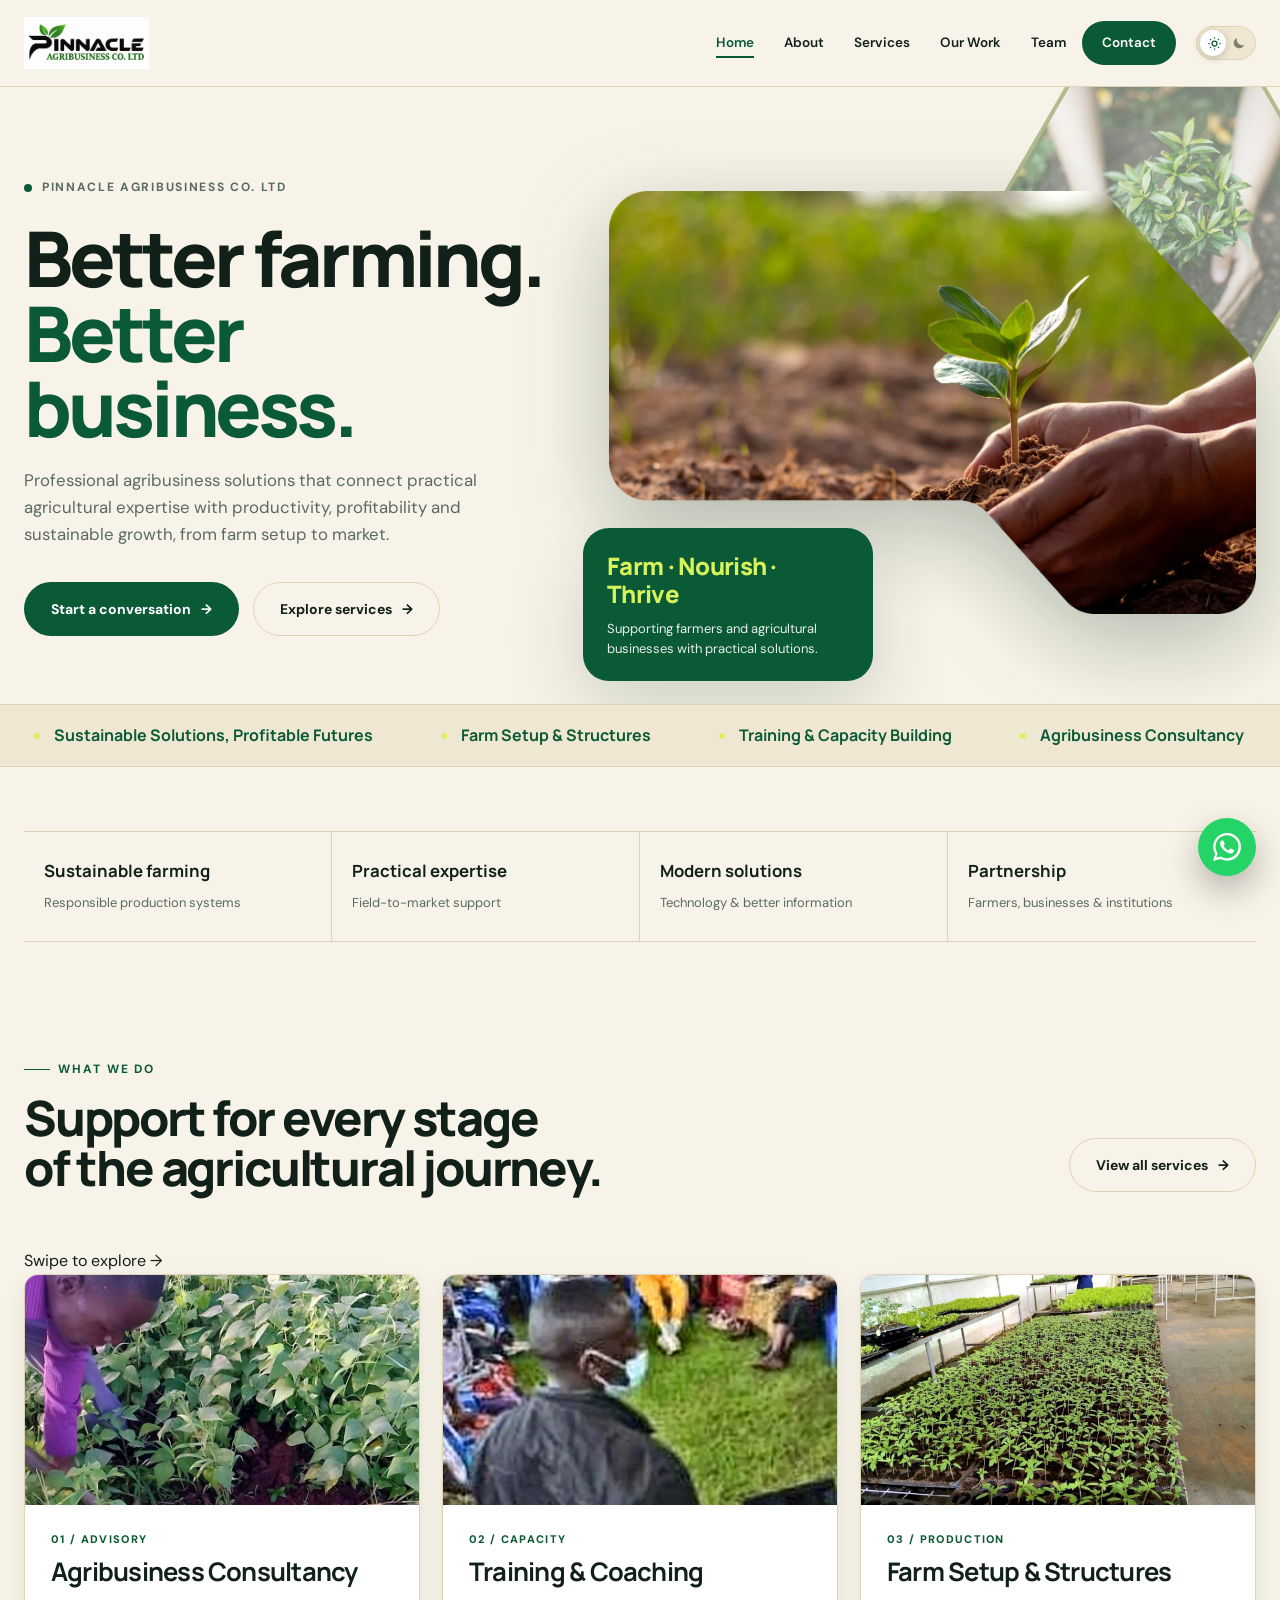
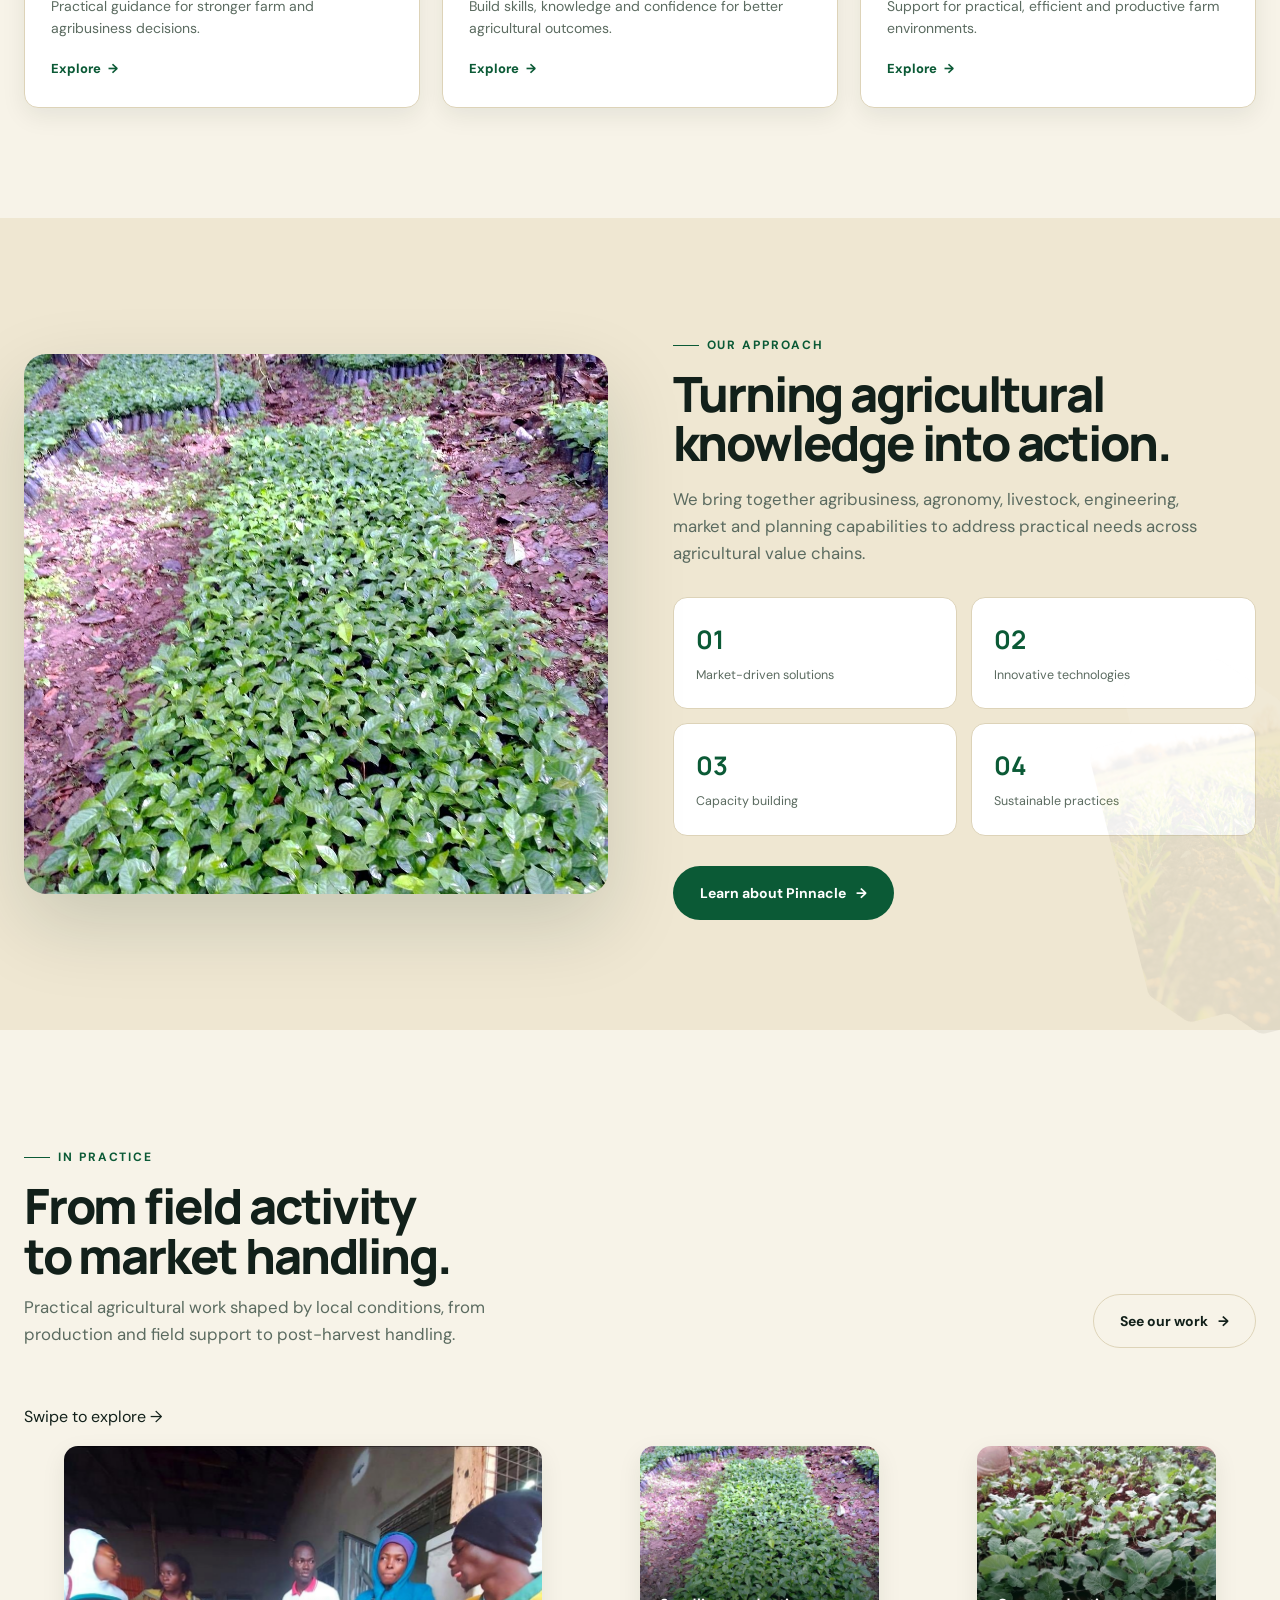
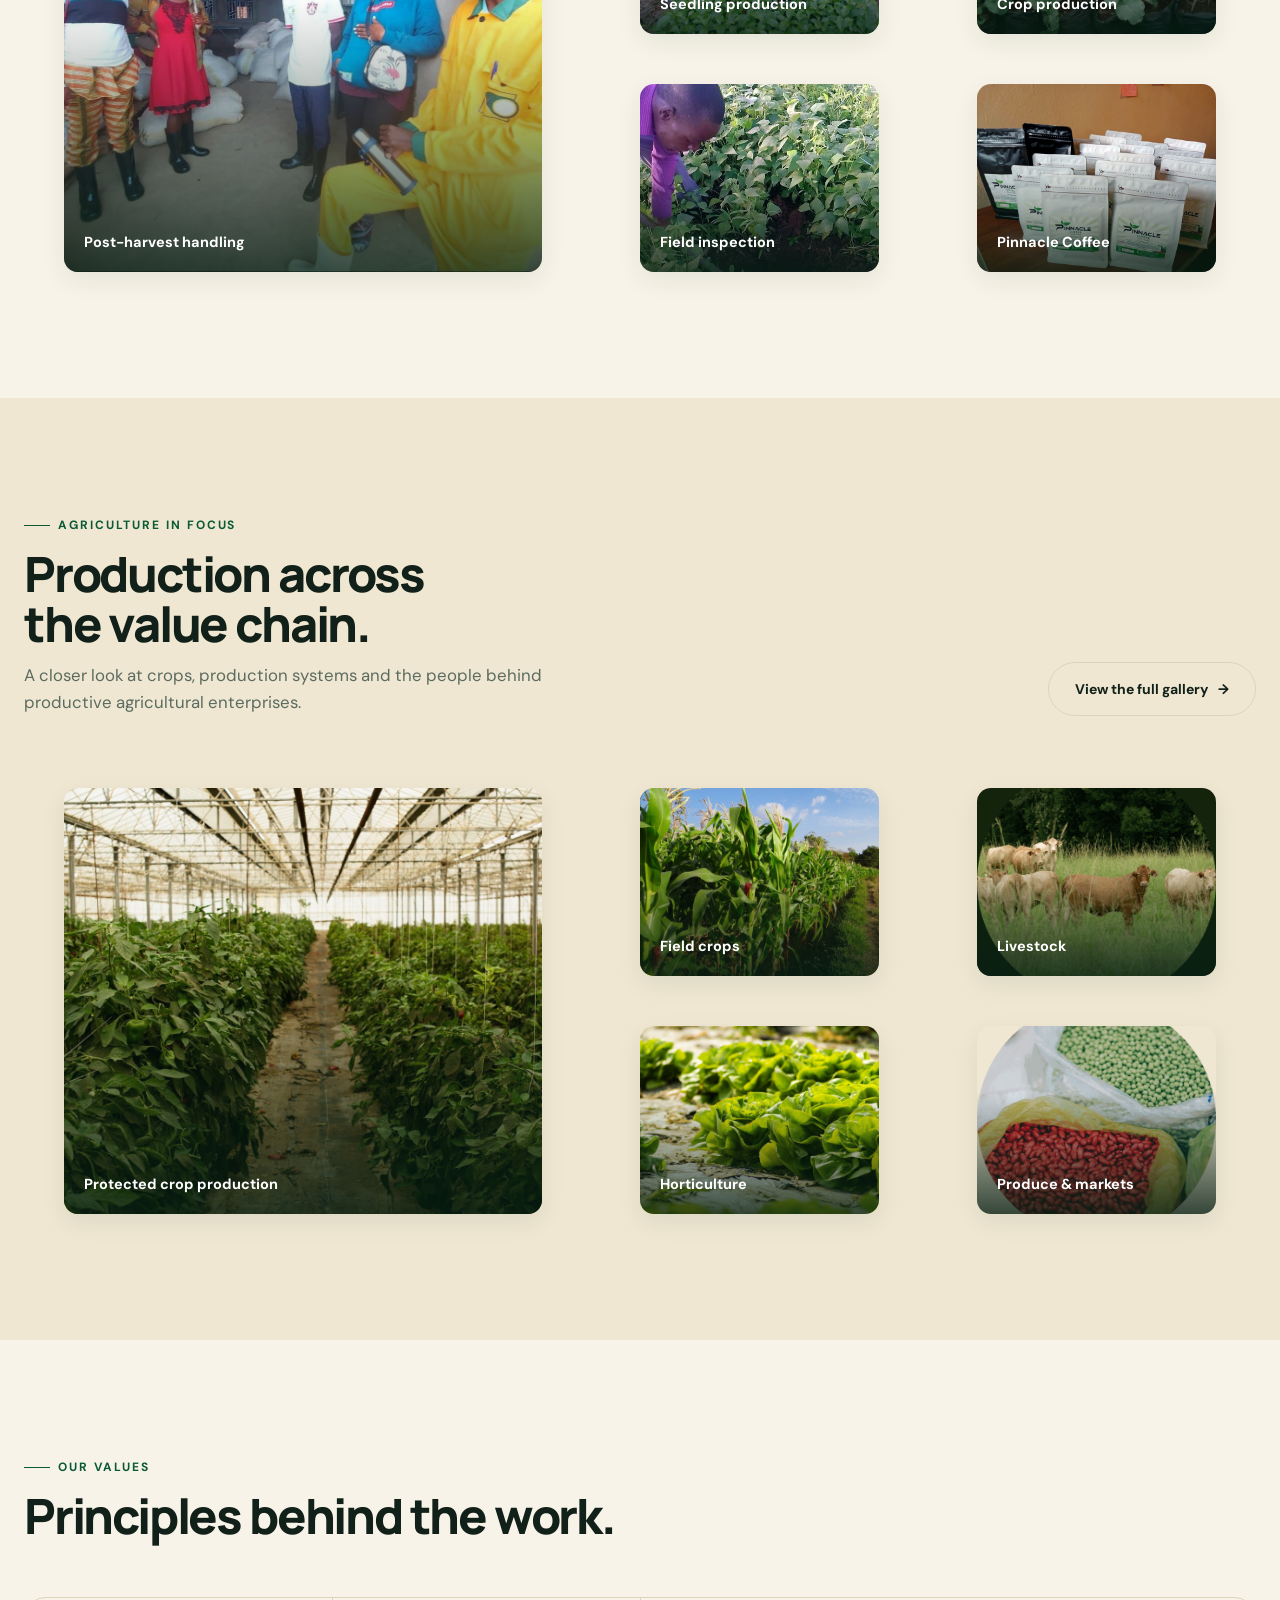
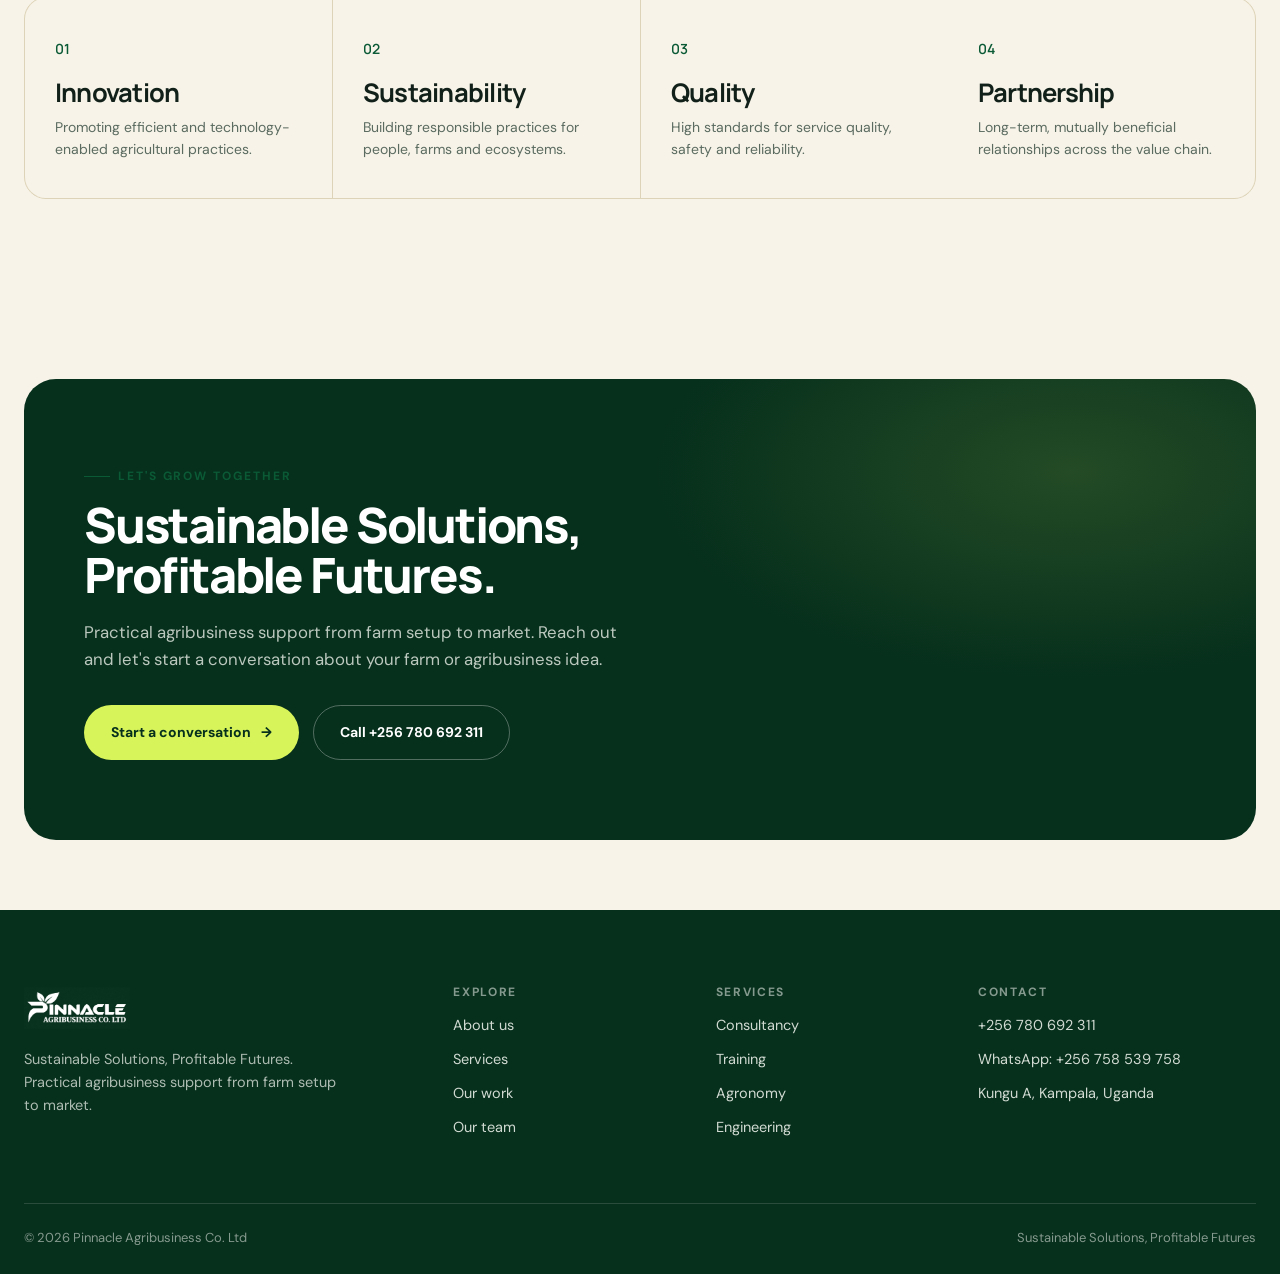
<file: index.html>
<!DOCTYPE html>
<html lang="en">
<head>
<meta charset="utf-8"/>
<meta content="width=device-width,initial-scale=1" name="viewport"/>
<meta name="description" content="Pinnacle Agribusiness Co. Ltd: a professional agribusiness consultancy connecting Ugandan farmers and agricultural businesses with practical expertise, training and market-driven solutions."/>
<title>Pinnacle Agribusiness Co. Ltd | Sustainable Solutions, Profitable Futures</title>
<link href="assets/favicon.png" rel="icon" type="image/png"/>
<link href="assets/favicon.png" rel="apple-touch-icon"/>
<link href="css/styles.css" rel="stylesheet"/>
<script>document.documentElement.dataset.theme=localStorage.getItem('pinnacle-theme')||(matchMedia('(prefers-color-scheme: dark)').matches?'dark':'light')</script>
</head>
<body>
<header class="site-header">
<div class="container nav-wrap">
<a class="brand" href="index.html"><img alt="Pinnacle Agribusiness Co. Ltd" src="assets/logo-pinnacle.jpg"/></a>
<nav class="nav">
<a class="active" href="index.html">Home</a>
<a href="about.html">About</a>
<a href="services.html">Services</a>
<a href="projects.html">Our Work</a>
<a href="team.html">Team</a>
<a class="nav-cta" href="contact.html">Contact</a>
</nav>
<button aria-label="Toggle theme" class="theme-toggle" id="themeToggle"></button>
<button aria-expanded="false" aria-label="Open menu" class="menu-toggle"><span></span><span></span><span></span></button>
</div>
</header>

<main>

<!-- HERO -->
<section class="home-hero" style="overflow:hidden">
<div class="container home-hero-grid">
<div class="reveal is-visible">
<div class="home-hero-eyebrow"><span class="dot"></span><span>Pinnacle Agribusiness Co. Ltd</span></div>
<h1>Better farming.<br/><em>Better business.</em></h1>
<p class="lede">Professional agribusiness solutions that connect practical agricultural expertise with productivity, profitability and sustainable growth, from farm setup to market.</p>
<div class="btn-row">
<a class="btn btn-green" href="contact.html">Start a conversation <span>→</span></a>
<a class="btn btn-outline" href="services.html">Explore services <span>→</span></a>
</div>
</div>
<div class="home-hero-visual reveal is-visible">
<img alt="" aria-hidden="true" class="hero-hex" src="assets/images/hero/hero-hexagon.webp"/>
<div class="hero-img"><img alt="Hands planting a young seedling in the soil" src="assets/images/hero/hero-seedling.webp"/></div>
<div class="hero-card"><strong>Farm · Nourish · Thrive</strong><span>Supporting farmers and agricultural businesses with practical solutions.</span></div>
</div>
</div>
</section>

<!-- TICKER -->
<div class="ticker">
<div class="ticker-track">
<span class="ticker-item"><span class="tk-dot"></span>Sustainable Solutions, Profitable Futures</span>
<span class="ticker-item"><span class="tk-dot"></span>Farm Setup &amp; Structures</span>
<span class="ticker-item"><span class="tk-dot"></span>Training &amp; Capacity Building</span>
<span class="ticker-item"><span class="tk-dot"></span>Agribusiness Consultancy</span>
<span class="ticker-item"><span class="tk-dot"></span>Commodity Marketing</span>
<span class="ticker-item"><span class="tk-dot"></span>Sustainable Solutions, Profitable Futures</span>
<span class="ticker-item"><span class="tk-dot"></span>Farm Setup &amp; Structures</span>
<span class="ticker-item"><span class="tk-dot"></span>Training &amp; Capacity Building</span>
<span class="ticker-item"><span class="tk-dot"></span>Agribusiness Consultancy</span>
<span class="ticker-item"><span class="tk-dot"></span>Commodity Marketing</span>
</div>
</div>

<div class="container">
<div class="trust-row reveal">
<div class="trust-item"><strong>Sustainable farming</strong><span>Responsible production systems</span></div>
<div class="trust-item"><strong>Practical expertise</strong><span>Field-to-market support</span></div>
<div class="trust-item"><strong>Modern solutions</strong><span>Technology &amp; better information</span></div>
<div class="trust-item"><strong>Partnership</strong><span>Farmers, businesses &amp; institutions</span></div>
</div>
</div>

<!-- WHAT WE DO -->
<section class="section" id="services">
<div class="container">
<div class="section-head reveal">
<div>
<p class="eyebrow">What we do</p>
<h2>Support for every stage<br/>of the agricultural journey.</h2>
</div>
<a class="btn btn-outline" href="services.html">View all services <span>→</span></a>
</div>

<div class="cards mobile-swipe reveal-stagger" id="homeServicesSlider">
<article class="card">
<div class="card-img"><img alt="Pinnacle consultant inspecting a farm field" src="assets/images/pinnacle-work/field-inspection.jpg"/></div>
<div class="card-body">
<span class="card-num">01 / ADVISORY</span>
<h3>Agribusiness Consultancy</h3>
<p>Practical guidance for stronger farm and agribusiness decisions.</p>
<a href="services.html">Explore <span>→</span></a>
</div>
</article>
<article class="card">
<div class="card-img"><img alt="Farmer training and coaching session" src="assets/images/gallery/farmer-training-session.jpg"/></div>
<div class="card-body">
<span class="card-num">02 / CAPACITY</span>
<h3>Training &amp; Coaching</h3>
<p>Build skills, knowledge and confidence for better agricultural outcomes.</p>
<a href="services.html">Explore <span>→</span></a>
</div>
</article>
<article class="card">
<div class="card-img"><img alt="Greenhouse nursery structure" src="assets/images/pinnacle-work/greenhouse-nursery.jpg"/></div>
<div class="card-body">
<span class="card-num">03 / PRODUCTION</span>
<h3>Farm Setup &amp; Structures</h3>
<p>Support for practical, efficient and productive farm environments.</p>
<a href="services.html">Explore <span>→</span></a>
</div>
</article>
</div>
</div>
</section>

<!-- OUR APPROACH -->
<section class="section section-alt">
<div class="container split">
<div class="split-img reveal"><img alt="Coffee seedlings in nursery" src="assets/images/pinnacle-work/coffee-nursery.jpg"/></div>
<div class="reveal" style="position:relative">
<img alt="" aria-hidden="true" class="leaf-accent-deco" src="assets/images/user-assets/single-leaf.png" style="right:-60px;bottom:-120px;width:200px;transform:rotate(-14deg)"/>
<p class="eyebrow">Our approach</p>
<h2>Turning agricultural<br/>knowledge into action.</h2>
<p class="lede" style="margin-top:18px">We bring together agribusiness, agronomy, livestock, engineering, market and planning capabilities to address practical needs across agricultural value chains.</p>
<div class="stats">
<div class="stat"><strong>01</strong><span>Market-driven solutions</span></div>
<div class="stat"><strong>02</strong><span>Innovative technologies</span></div>
<div class="stat"><strong>03</strong><span>Capacity building</span></div>
<div class="stat"><strong>04</strong><span>Sustainable practices</span></div>
</div>
<a class="btn btn-green" style="margin-top:30px" href="about.html">Learn about Pinnacle <span>→</span></a>
</div>
</div>
</section>

<!-- IN PRACTICE -->
<section class="section">
<div class="container">
<div class="section-head reveal">
<div>
<p class="eyebrow">In practice</p>
<h2>From field activity<br/>to market handling.</h2>
<p class="lede">Practical agricultural work shaped by local conditions, from production and field support to post-harvest handling.</p>
</div>
<a class="btn btn-outline" href="projects.html">See our work <span>→</span></a>
</div>
<div class="feature-grid mobile-swipe reveal-stagger" id="homeFocusSlider">
<figure class="feature big"><img alt="Post-harvest handling at pack house" src="assets/images/gallery/pack-house-sorting.jpg"/><figcaption>Post-harvest handling</figcaption></figure>
<figure class="feature"><img alt="Seedling production in nursery" src="assets/images/pinnacle-work/coffee-nursery.jpg"/><figcaption>Seedling production</figcaption></figure>
<figure class="feature"><img alt="Vegetable crop production" src="assets/images/pinnacle-work/vegetable-production.jpg"/><figcaption>Crop production</figcaption></figure>
<figure class="feature"><img alt="Field inspection" src="assets/images/pinnacle-work/field-inspection.jpg"/><figcaption>Field inspection</figcaption></figure>
<figure class="feature"><img alt="Pinnacle Coffee packaged product" src="assets/images/pinnacle-work/pinnacle-coffee-1.jpg"/><figcaption>Pinnacle Coffee</figcaption></figure>
</div>
</div>
</section>

<!-- AGRICULTURE IN FOCUS -->
<section class="section section-alt">
<div class="container">
<div class="section-head reveal">
<div>
<p class="eyebrow">Agriculture in focus</p>
<h2>Production across<br/>the value chain.</h2>
<p class="lede">A closer look at crops, production systems and the people behind productive agricultural enterprises.</p>
</div>
<a class="btn btn-outline" href="projects.html">View the full gallery <span>→</span></a>
</div>
<div class="feature-grid reveal-stagger">
<figure class="feature big"><img alt="Protected crop production in greenhouse" src="assets/images/user-assets/greenhouse-peppers.jpg"/><figcaption>Protected crop production</figcaption></figure>
<figure class="feature"><img alt="Field crops" src="assets/images/user-assets/corn-field.jpg"/><figcaption>Field crops</figcaption></figure>
<figure class="feature"><img alt="Livestock in pasture" src="assets/images/user-assets/livestock-cattle.jpg"/><figcaption>Livestock</figcaption></figure>
<figure class="feature"><img alt="Lettuce field" src="assets/images/user-assets/lettuce-field.jpg"/><figcaption>Horticulture</figcaption></figure>
<figure class="feature"><img alt="Produce and markets" src="assets/images/user-assets/market-beans-circle.png"/><figcaption>Produce &amp; markets</figcaption></figure>
</div>
</div>
</section>

<!-- VALUES -->
<section class="section">
<div class="container">
<div class="section-head reveal">
<div>
<p class="eyebrow">Our values</p>
<h2>Principles behind the work.</h2>
</div>
</div>
<div class="values-grid reveal-stagger">
<div class="value-card"><span class="vc-num">01</span><h3>Innovation</h3><p>Promoting efficient and technology-enabled agricultural practices.</p></div>
<div class="value-card"><span class="vc-num">02</span><h3>Sustainability</h3><p>Building responsible practices for people, farms and ecosystems.</p></div>
<div class="value-card"><span class="vc-num">03</span><h3>Quality</h3><p>High standards for service quality, safety and reliability.</p></div>
<div class="value-card"><span class="vc-num">04</span><h3>Partnership</h3><p>Long-term, mutually beneficial relationships across the value chain.</p></div>
</div>
</div>
</section>

<!-- CTA -->
<section class="section-tight">
<div class="container">
<div class="cta-band reveal">
<div class="cta-band-grid">
<div>
<p class="eyebrow">Let's grow together</p>
<h2>Sustainable Solutions, Profitable Futures.</h2>
<p class="lede">Practical agribusiness support from farm setup to market. Reach out and let's start a conversation about your farm or agribusiness idea.</p>
<div class="btn-row">
<a class="btn btn-lime" href="contact.html">Start a conversation <span>→</span></a>
<a class="btn btn-outline" style="border-color:rgba(255,255,255,.3);color:#fff" href="tel:+256780692311">Call +256 780 692 311</a>
</div>
</div>
</div>
</div>
</div>
</section>

</main>

<a aria-label="Chat with Pinnacle on WhatsApp" class="floating-whatsapp" href="https://wa.me/256758539758" rel="noopener" target="_blank">
<svg aria-hidden="true" viewBox="0 0 24 24"><path d="M20.5 3.5A11.84 11.84 0 0 0 12.08 0C5.53 0 .2 5.32.2 11.87c0 2.09.55 4.13 1.59 5.93L.1 24l6.35-1.66a11.88 11.88 0 0 0 5.63 1.43h.01c6.55 0 11.88-5.32 11.88-11.87a11.8 11.8 0 0 0-3.47-8.4Zm-8.42 18.2h-.01a9.87 9.87 0 0 1-5.03-1.38l-.36-.21-3.77.99 1-3.68-.23-.38a9.86 9.86 0 0 1-1.51-5.18c0-5.43 4.42-9.84 9.86-9.84 2.63 0 5.1 1.03 6.96 2.89a9.8 9.8 0 0 1 2.89 6.95c0 5.43-4.42 9.84-9.86 9.84Zm5.4-7.38c-.3-.15-1.78-.88-2.05-.98-.27-.1-.47-.15-.67.15-.2.3-.77.98-.94 1.18-.17.2-.35.22-.65.07-.3-.15-1.26-.46-2.39-1.48-.88-.78-1.48-1.75-1.65-2.05-.17-.3-.02-.46.13-.61.13-.13.3-.35.45-.52.15-.17.2-.3.3-.5.1-.2.05-.37-.02-.52-.07-.15-.67-1.62-.92-2.22-.24-.58-.49-.5-.67-.51h-.57c-.2 0-.52.07-.79.37-.27.3-1.04 1.02-1.04 2.49s1.07 2.89 1.22 3.09c.15.2 2.1 3.2 5.08 4.49.71.31 1.26.5 1.69.64.71.23 1.36.2 1.87.12.57-.09 1.78-.73 2.03-1.43.25-.71.25-1.31.17-1.43-.07-.12-.27-.2-.57-.35Z"></path></svg>
</a>

<footer class="footer">
<div class="container">
<div class="footer-grid">
<div class="footer-brand">
<img alt="Pinnacle Agribusiness" src="assets/logo-pinnacle-white.png"/>
<p class="footer-tagline">Sustainable Solutions, Profitable Futures. Practical agribusiness support from farm setup to market.</p>
</div>
<div><h4>Explore</h4><a href="about.html">About us</a><a href="services.html">Services</a><a href="projects.html">Our work</a><a href="team.html">Our team</a></div>
<div><h4>Services</h4><a href="services.html">Consultancy</a><a href="services.html">Training</a><a href="services.html">Agronomy</a><a href="services.html">Engineering</a></div>
<div class="footer-contact"><h4>Contact</h4><a href="tel:+256780692311">+256 780 692 311</a><a href="https://wa.me/256758539758">WhatsApp: +256 758 539 758</a><a href="contact.html">Kungu A, Kampala, Uganda</a></div>
</div>
<div class="footer-bottom"><span>© 2026 Pinnacle Agribusiness Co. Ltd</span><span>Sustainable Solutions, Profitable Futures</span></div>
</div>
</footer>

<script src="js/main.js"></script>
</body>
</html>
</file>
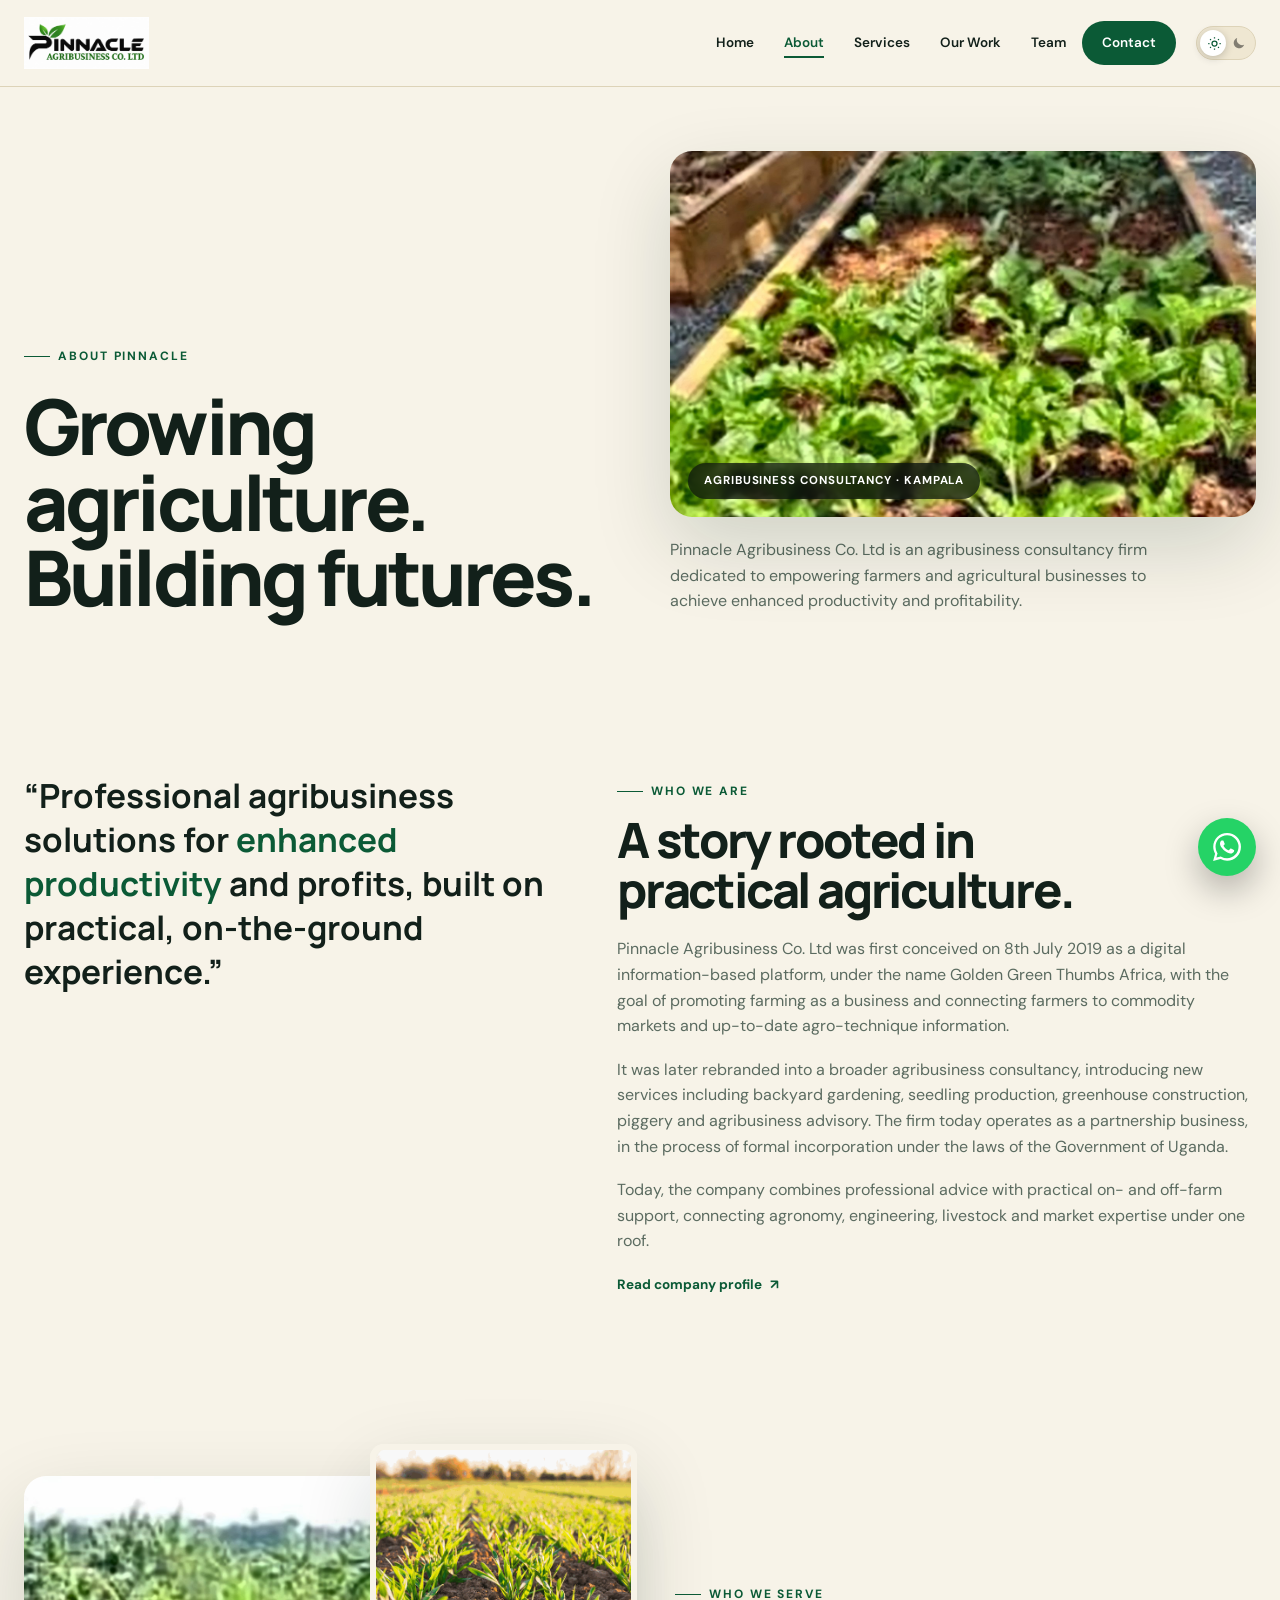
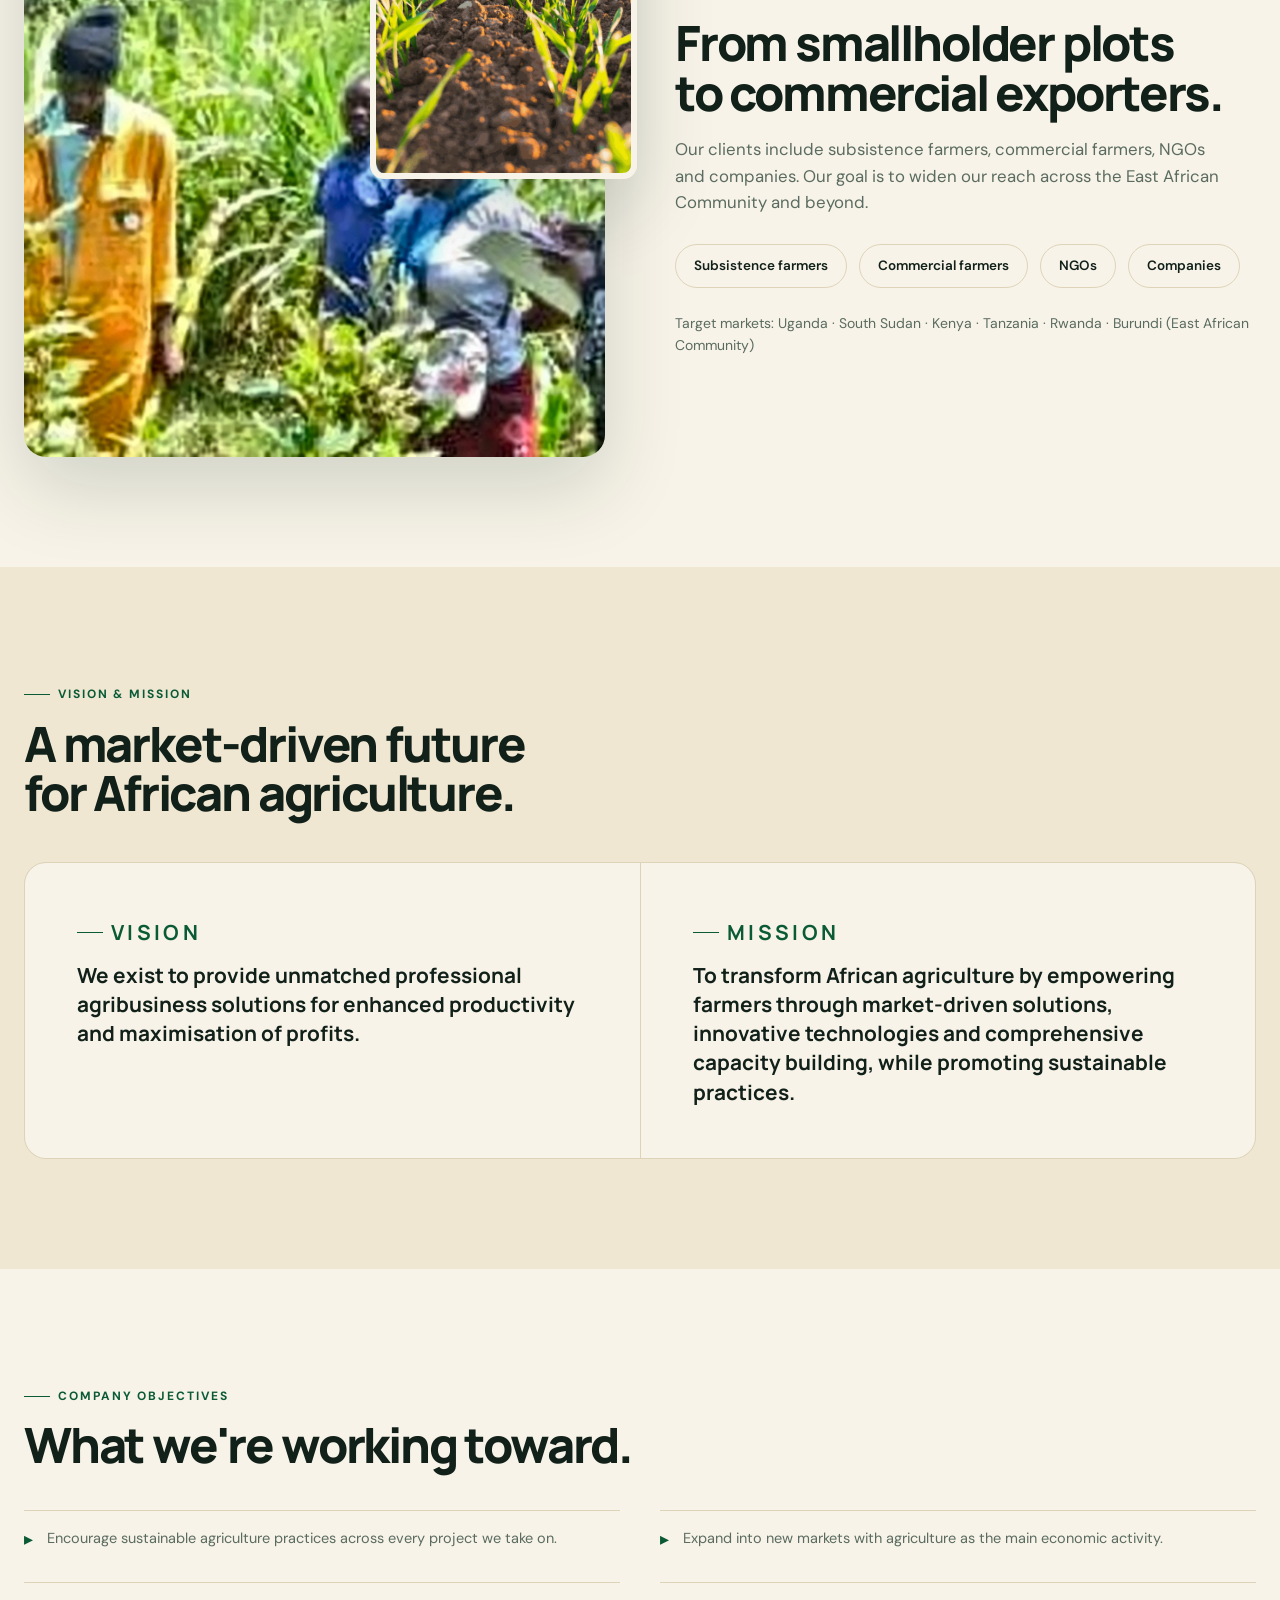
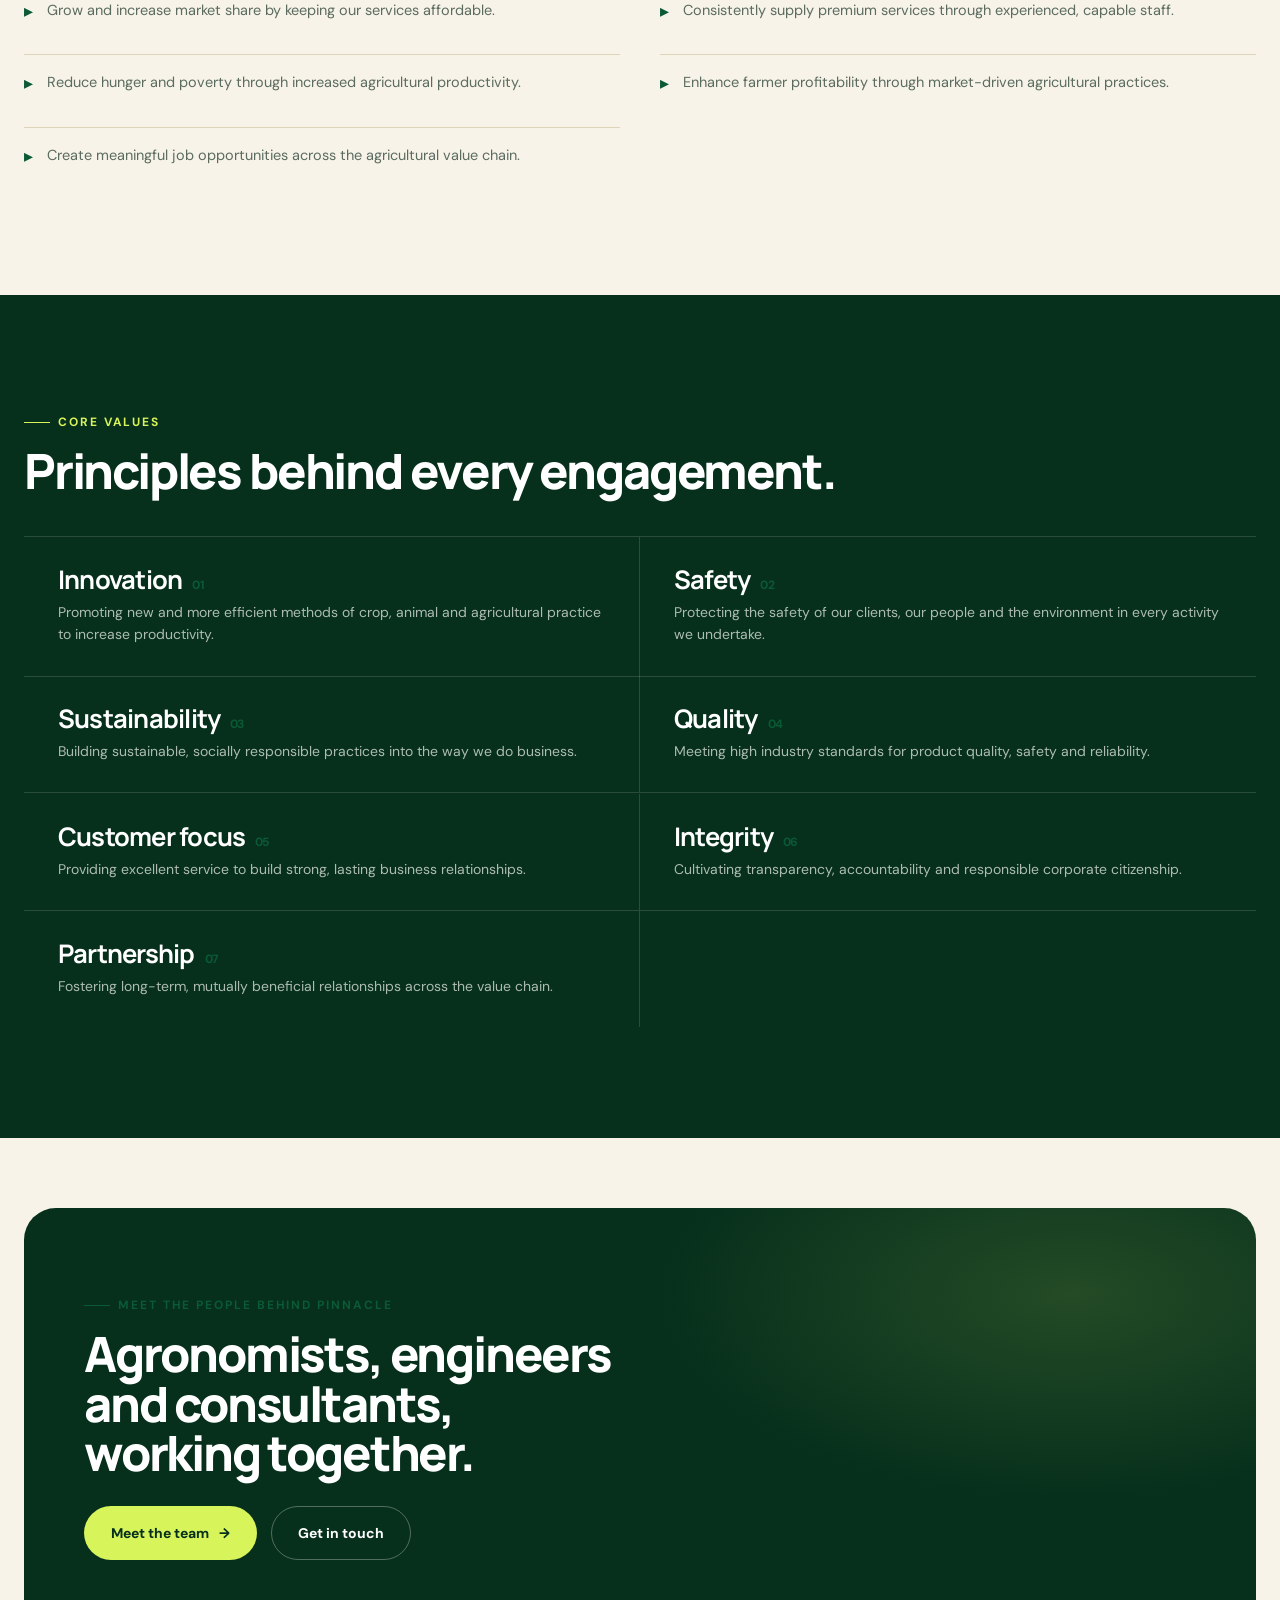
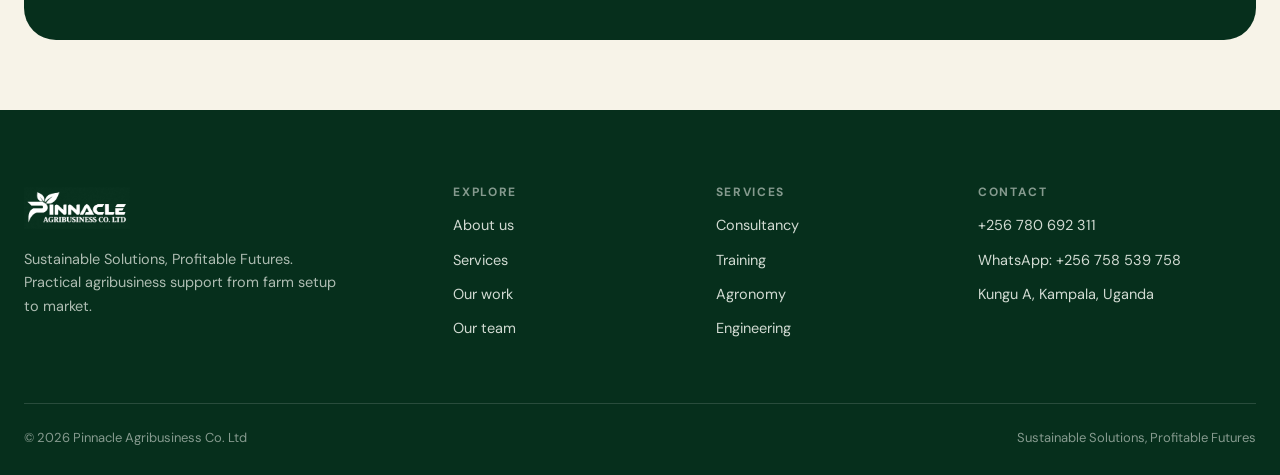
<file: about.html>
<!DOCTYPE html>
<html lang="en">
<head>
<meta charset="utf-8"/>
<meta content="width=device-width,initial-scale=1" name="viewport"/>
<meta name="description" content="Pinnacle Agribusiness Co. Ltd: our story, vision, mission and the values that guide our work with farmers and agricultural businesses across Uganda."/>
<title>About | Pinnacle Agribusiness</title>
<link href="assets/favicon.png" rel="icon" type="image/png"/>
<link href="assets/favicon.png" rel="apple-touch-icon"/>
<link href="css/styles.css" rel="stylesheet"/>
<script>document.documentElement.dataset.theme=localStorage.getItem('pinnacle-theme')||(matchMedia('(prefers-color-scheme: dark)').matches?'dark':'light')</script>
</head>
<body>
<header class="site-header">
<div class="container nav-wrap">
<a class="brand" href="index.html"><img alt="Pinnacle Agribusiness Co. Ltd" src="assets/logo-pinnacle.jpg"/></a>
<nav class="nav">
<a href="index.html">Home</a>
<a class="active" href="about.html">About</a>
<a href="services.html">Services</a>
<a href="projects.html">Our Work</a>
<a href="team.html">Team</a>
<a class="nav-cta" href="contact.html">Contact</a>
</nav>
<button aria-label="Toggle theme" class="theme-toggle" id="themeToggle"></button>
<button aria-expanded="false" aria-label="Open menu" class="menu-toggle"><span></span><span></span><span></span></button>
</div>
</header>

<main>

<section class="page-hero">
<div class="container page-hero-grid">
<div class="reveal is-visible">
<p class="eyebrow">About Pinnacle</p>
<h1>Growing agriculture.<br/>Building futures.</h1>
</div>
<div class="page-hero-right reveal is-visible">
<div class="page-hero-visual"><img alt="Urban garden beds in production" src="assets/images/gallery/urban-garden-beds.jpg"/><div class="page-hero-badge">AGRIBUSINESS CONSULTANCY · KAMPALA</div></div>
<p class="page-hero-description">Pinnacle Agribusiness Co. Ltd is an agribusiness consultancy firm dedicated to empowering farmers and agricultural businesses to achieve enhanced productivity and profitability.</p>
</div>
</div>
</section>

<section class="section-tight">
<div class="container about-lede-grid">
<div class="reveal">
<p class="big-quote">“Professional agribusiness solutions for <em>enhanced productivity</em> and profits, built on practical, on-the-ground experience.”</p>
</div>
<div class="reveal">
<p class="eyebrow">Who we are</p>
<h2 style="margin-bottom:22px">A story rooted in practical agriculture.</h2>
<div class="story-text">
<p>Pinnacle Agribusiness Co. Ltd was first conceived on 8th July 2019 as a digital information-based platform, under the name Golden Green Thumbs Africa, with the goal of promoting farming as a business and connecting farmers to commodity markets and up-to-date agro-technique information.</p>
<p>It was later rebranded into a broader agribusiness consultancy, introducing new services including backyard gardening, seedling production, greenhouse construction, piggery and agribusiness advisory. The firm today operates as a partnership business, in the process of formal incorporation under the laws of the Government of Uganda.</p>
<p>Today, the company combines professional advice with practical on- and off-farm support, connecting agronomy, engineering, livestock and market expertise under one roof.</p>
</div>
<a class="sf-link" style="margin-top:20px;display:inline-flex" href="assets/documents/pinnacle-company-profile.pdf" target="_blank" rel="noopener">Read company profile <span>↗</span></a>
</div>
</div>
</section>

<section class="section">
<div class="container story-grid">
<div class="story-visual reveal">
<div class="sv-main"><img alt="Field scouting and inspection visit" src="assets/images/gallery/field-scouting-visit.jpg"/></div>
<div class="sv-float"><img alt="Single leaf detail" src="assets/images/user-assets/single-leaf.png"/></div>
</div>
<div class="reveal">
<p class="eyebrow">Who we serve</p>
<h2>From smallholder plots<br/>to commercial exporters.</h2>
<p class="lede" style="margin:18px 0 28px">Our clients include subsistence farmers, commercial farmers, NGOs and companies. Our goal is to widen our reach across the East African Community and beyond.</p>
<div class="reach-strip">
<span class="reach-chip">Subsistence farmers</span>
<span class="reach-chip">Commercial farmers</span>
<span class="reach-chip">NGOs</span>
<span class="reach-chip">Companies</span>
</div>
<p style="margin-top:24px;color:var(--muted);font-size:14px">Target markets: Uganda · South Sudan · Kenya · Tanzania · Rwanda · Burundi (East African Community)</p>
</div>
</div>
</section>

<section class="section section-alt">
<div class="container">
<p class="eyebrow reveal">Vision &amp; Mission</p>
<h2 class="reveal" style="margin-bottom:44px">A market-driven future<br/>for African agriculture.</h2>
<div class="vm-grid reveal-stagger">
<div class="vm-card">
<p class="eyebrow" style="margin-bottom:14px">Vision</p>
<p>We exist to provide unmatched professional agribusiness solutions for enhanced productivity and maximisation of profits.</p>
</div>
<div class="vm-card">
<p class="eyebrow" style="margin-bottom:14px">Mission</p>
<p>To transform African agriculture by empowering farmers through market-driven solutions, innovative technologies and comprehensive capacity building, while promoting sustainable practices.</p>
</div>
</div>
</div>
</section>

<section class="section">
<div class="container">
<p class="eyebrow reveal">Company objectives</p>
<h2 class="reveal" style="margin-bottom:40px">What we're working toward.</h2>
<div class="objectives-grid reveal-stagger">
<div class="objective-item"><span class="ico">▸</span><p>Encourage sustainable agriculture practices across every project we take on.</p></div>
<div class="objective-item"><span class="ico">▸</span><p>Expand into new markets with agriculture as the main economic activity.</p></div>
<div class="objective-item"><span class="ico">▸</span><p>Grow and increase market share by keeping our services affordable.</p></div>
<div class="objective-item"><span class="ico">▸</span><p>Consistently supply premium services through experienced, capable staff.</p></div>
<div class="objective-item"><span class="ico">▸</span><p>Reduce hunger and poverty through increased agricultural productivity.</p></div>
<div class="objective-item"><span class="ico">▸</span><p>Enhance farmer profitability through market-driven agricultural practices.</p></div>
<div class="objective-item"><span class="ico">▸</span><p>Create meaningful job opportunities across the agricultural value chain.</p></div>
</div>
</div>
</section>

<section class="section section-dark">
<div class="container">
<p class="eyebrow reveal">Core values</p>
<h2 class="reveal" style="margin-bottom:40px">Principles behind every engagement.</h2>
<div class="values-list-editorial reveal-stagger" style="border-color:rgba(255,255,255,.14)">
<div class="vle-item" style="border-color:rgba(255,255,255,.14)"><h3>Innovation <small>01</small></h3><p style="color:rgba(238,243,236,.72)">Promoting new and more efficient methods of crop, animal and agricultural practice to increase productivity.</p></div>
<div class="vle-item" style="border-color:rgba(255,255,255,.14)"><h3>Safety <small>02</small></h3><p style="color:rgba(238,243,236,.72)">Protecting the safety of our clients, our people and the environment in every activity we undertake.</p></div>
<div class="vle-item" style="border-color:rgba(255,255,255,.14)"><h3>Sustainability <small>03</small></h3><p style="color:rgba(238,243,236,.72)">Building sustainable, socially responsible practices into the way we do business.</p></div>
<div class="vle-item" style="border-color:rgba(255,255,255,.14)"><h3>Quality <small>04</small></h3><p style="color:rgba(238,243,236,.72)">Meeting high industry standards for product quality, safety and reliability.</p></div>
<div class="vle-item" style="border-color:rgba(255,255,255,.14)"><h3>Customer focus <small>05</small></h3><p style="color:rgba(238,243,236,.72)">Providing excellent service to build strong, lasting business relationships.</p></div>
<div class="vle-item" style="border-color:rgba(255,255,255,.14)"><h3>Integrity <small>06</small></h3><p style="color:rgba(238,243,236,.72)">Cultivating transparency, accountability and responsible corporate citizenship.</p></div>
<div class="vle-item" style="border-color:rgba(255,255,255,.14);border-bottom:none"><h3>Partnership <small>07</small></h3><p style="color:rgba(238,243,236,.72)">Fostering long-term, mutually beneficial relationships across the value chain.</p></div>
</div>
</div>
</section>

<section class="section-tight">
<div class="container">
<div class="cta-band reveal">
<div class="cta-band-grid">
<div>
<p class="eyebrow">Meet the people behind Pinnacle</p>
<h2>Agronomists, engineers and consultants, working together.</h2>
<div class="btn-row" style="margin-top:28px">
<a class="btn btn-lime" href="team.html">Meet the team <span>→</span></a>
<a class="btn btn-outline" style="border-color:rgba(255,255,255,.3);color:#fff" href="contact.html">Get in touch</a>
</div>
</div>
</div>
</div>
</div>
</section>

</main>

<a aria-label="Chat with Pinnacle on WhatsApp" class="floating-whatsapp" href="https://wa.me/256758539758" rel="noopener" target="_blank">
<svg aria-hidden="true" viewBox="0 0 24 24"><path d="M20.5 3.5A11.84 11.84 0 0 0 12.08 0C5.53 0 .2 5.32.2 11.87c0 2.09.55 4.13 1.59 5.93L.1 24l6.35-1.66a11.88 11.88 0 0 0 5.63 1.43h.01c6.55 0 11.88-5.32 11.88-11.87a11.8 11.8 0 0 0-3.47-8.4Zm-8.42 18.2h-.01a9.87 9.87 0 0 1-5.03-1.38l-.36-.21-3.77.99 1-3.68-.23-.38a9.86 9.86 0 0 1-1.51-5.18c0-5.43 4.42-9.84 9.86-9.84 2.63 0 5.1 1.03 6.96 2.89a9.8 9.8 0 0 1 2.89 6.95c0 5.43-4.42 9.84-9.86 9.84Zm5.4-7.38c-.3-.15-1.78-.88-2.05-.98-.27-.1-.47-.15-.67.15-.2.3-.77.98-.94 1.18-.17.2-.35.22-.65.07-.3-.15-1.26-.46-2.39-1.48-.88-.78-1.48-1.75-1.65-2.05-.17-.3-.02-.46.13-.61.13-.13.3-.35.45-.52.15-.17.2-.3.3-.5.1-.2.05-.37-.02-.52-.07-.15-.67-1.62-.92-2.22-.24-.58-.49-.5-.67-.51h-.57c-.2 0-.52.07-.79.37-.27.3-1.04 1.02-1.04 2.49s1.07 2.89 1.22 3.09c.15.2 2.1 3.2 5.08 4.49.71.31 1.26.5 1.69.64.71.23 1.36.2 1.87.12.57-.09 1.78-.73 2.03-1.43.25-.71.25-1.31.17-1.43-.07-.12-.27-.2-.57-.35Z"></path></svg>
</a>

<footer class="footer">
<div class="container">
<div class="footer-grid">
<div class="footer-brand">
<img alt="Pinnacle Agribusiness" src="assets/logo-pinnacle-white.png"/>
<p class="footer-tagline">Sustainable Solutions, Profitable Futures. Practical agribusiness support from farm setup to market.</p>
</div>
<div><h4>Explore</h4><a href="about.html">About us</a><a href="services.html">Services</a><a href="projects.html">Our work</a><a href="team.html">Our team</a></div>
<div><h4>Services</h4><a href="services.html">Consultancy</a><a href="services.html">Training</a><a href="services.html">Agronomy</a><a href="services.html">Engineering</a></div>
<div class="footer-contact"><h4>Contact</h4><a href="tel:+256780692311">+256 780 692 311</a><a href="https://wa.me/256758539758">WhatsApp: +256 758 539 758</a><a href="contact.html">Kungu A, Kampala, Uganda</a></div>
</div>
<div class="footer-bottom"><span>© 2026 Pinnacle Agribusiness Co. Ltd</span><span>Sustainable Solutions, Profitable Futures</span></div>
</div>
</footer>

<script src="js/main.js"></script>
</body>
</html>
</file>
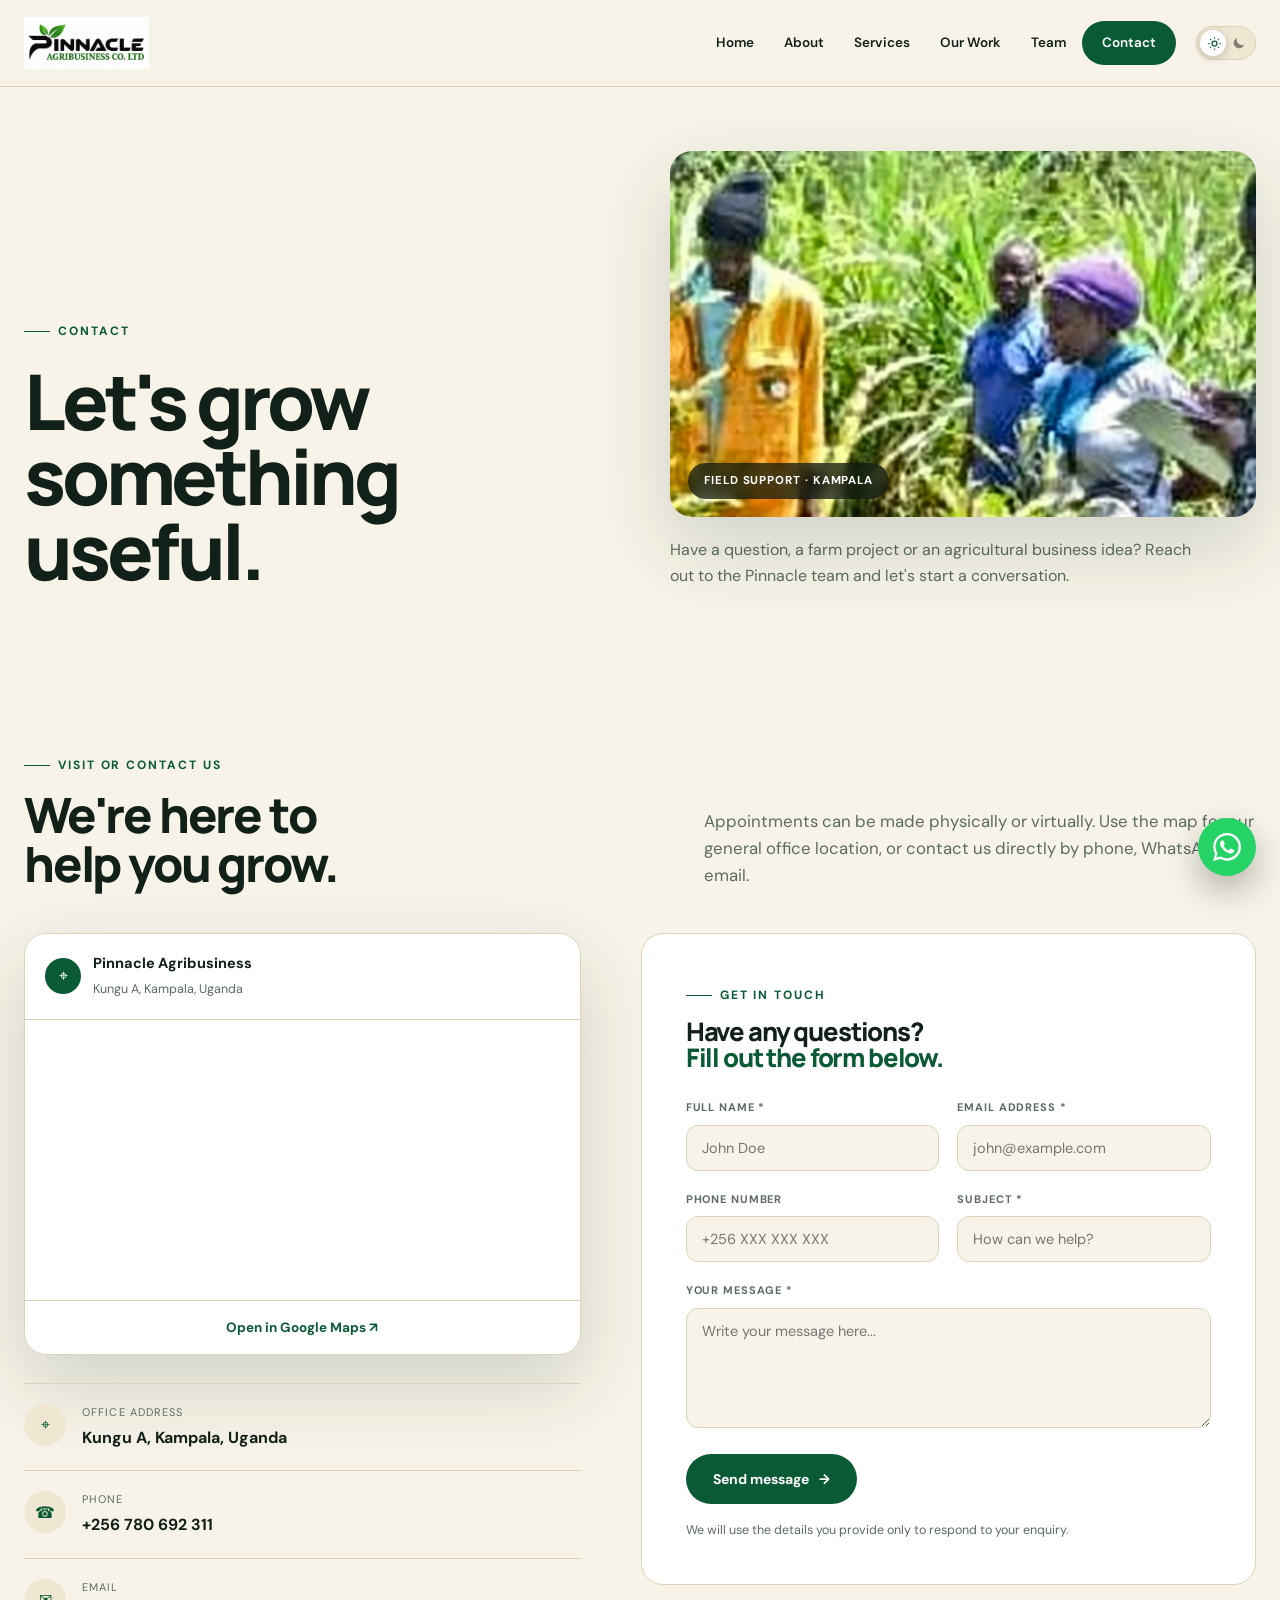
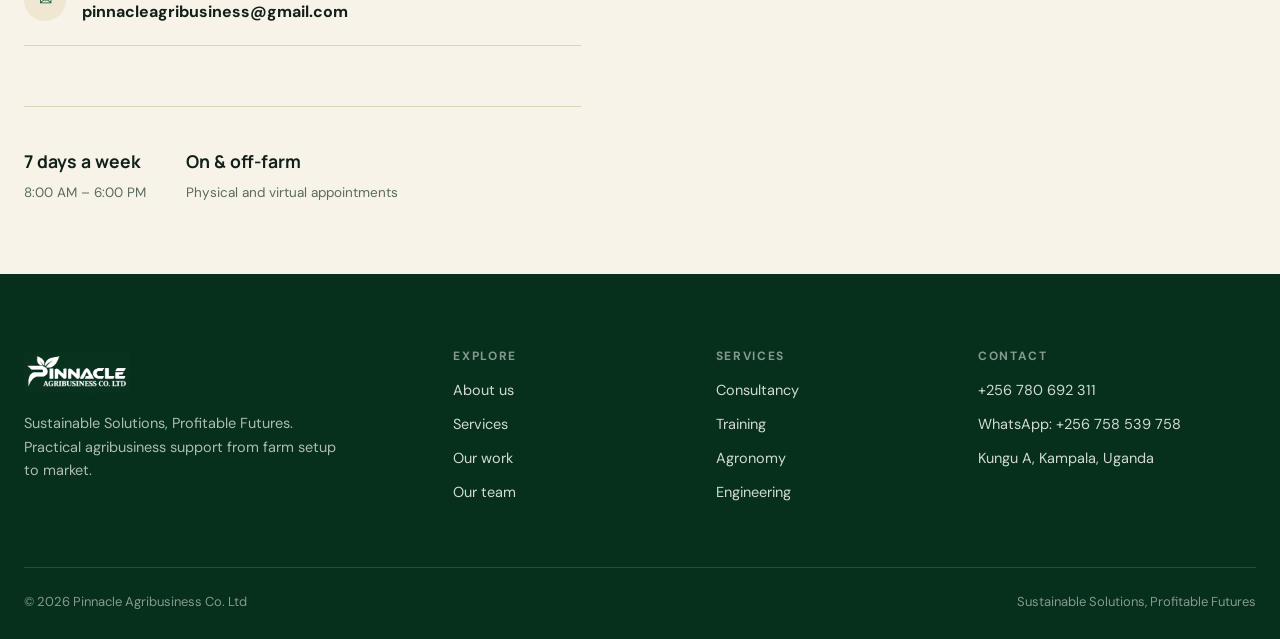
<file: contact.html>
<!DOCTYPE html>
<html lang="en">
<head>
<meta charset="utf-8"/>
<meta content="width=device-width,initial-scale=1" name="viewport"/>
<meta name="description" content="Contact Pinnacle Agribusiness Co. Ltd in Kungu A, Kampala, Uganda. Call, WhatsApp, email or fill out our enquiry form."/>
<title>Contact | Pinnacle Agribusiness</title>
<link href="assets/favicon.png" rel="icon" type="image/png"/>
<link href="assets/favicon.png" rel="apple-touch-icon"/>
<link href="css/styles.css" rel="stylesheet"/>
<script>document.documentElement.dataset.theme=localStorage.getItem('pinnacle-theme')||(matchMedia('(prefers-color-scheme: dark)').matches?'dark':'light')</script>
</head>
<body>
<header class="site-header">
<div class="container nav-wrap">
<a class="brand" href="index.html"><img alt="Pinnacle Agribusiness Co. Ltd" src="assets/logo-pinnacle.jpg"/></a>
<nav class="nav">
<a href="index.html">Home</a>
<a href="about.html">About</a>
<a href="services.html">Services</a>
<a href="projects.html">Our Work</a>
<a href="team.html">Team</a>
<a class="nav-cta active" href="contact.html">Contact</a>
</nav>
<button aria-label="Toggle theme" class="theme-toggle" id="themeToggle"></button>
<button aria-expanded="false" aria-label="Open menu" class="menu-toggle"><span></span><span></span><span></span></button>
</div>
</header>

<main>

<section class="page-hero">
<div class="container page-hero-grid">
<div class="reveal is-visible">
<p class="eyebrow">Contact</p>
<h1>Let's grow<br/>something useful.</h1>
</div>
<div class="page-hero-right reveal is-visible">
<div class="page-hero-visual"><img alt="Field support and agricultural consulting" src="assets/images/gallery/field-scouting-visit.jpg"/><div class="page-hero-badge">FIELD SUPPORT · KAMPALA</div></div>
<p class="page-hero-description">Have a question, a farm project or an agricultural business idea? Reach out to the Pinnacle team and let's start a conversation.</p>
</div>
</div>
</section>

<section class="section-tight">
<div class="container">
<div class="section-head reveal" style="margin-bottom:44px">
<div>
<p class="eyebrow">Visit or contact us</p>
<h2>We're here to<br/>help you grow.</h2>
</div>
<p class="lede">Appointments can be made physically or virtually. Use the map for our general office location, or contact us directly by phone, WhatsApp or email.</p>
</div>

<div class="contact-layout">
<div class="reveal">
<div class="office-map-card">
<div class="map-label"><span class="map-pin">⌖</span><div><strong>Pinnacle Agribusiness</strong><small>Kungu A, Kampala, Uganda</small></div></div>
<iframe loading="lazy" referrerpolicy="no-referrer-when-downgrade" src="https://www.google.com/maps?q=Kungu%20A%2C%20Kampala%2C%20Uganda&output=embed" title="Pinnacle Agribusiness location map"></iframe>
<a class="map-open" href="https://www.google.com/maps/search/?api=1&query=Kungu+A%2C+Kampala%2C+Uganda" rel="noopener" target="_blank">Open in Google Maps ↗</a>
</div>

<div class="office-details">
<div class="office-detail">
<span class="detail-icon">⌖</span>
<div><span class="detail-label">Office address</span><strong>Kungu A, Kampala, Uganda</strong></div>
</div>
<div class="office-detail">
<span class="detail-icon">☎</span>
<div><span class="detail-label">Phone</span><a href="tel:+256780692311"><strong>+256 780 692 311</strong></a></div>
</div>
<div class="office-detail">
<span class="detail-icon">✉</span>
<div><span class="detail-label">Email</span><a href="mailto:pinnacleagribusiness@gmail.com"><strong>pinnacleagribusiness@gmail.com</strong></a></div>
</div>
</div>

<div class="hours-strip">
<div class="hours-item"><strong>7 days a week</strong><span>8:00 AM – 6:00 PM</span></div>
<div class="hours-item"><strong>On &amp; off-farm</strong><span>Physical and virtual appointments</span></div>
</div>
</div>

<form action="mailto:pinnacleagribusiness@gmail.com" class="contact-form-panel reveal" enctype="text/plain" method="post">
<p class="eyebrow">Get in touch</p>
<h2 class="form-title">Have any questions?<br/><span>Fill out the form below.</span></h2>
<div class="form-grid">
<div class="field"><label>FULL NAME *</label><input name="name" placeholder="John Doe" required=""/></div>
<div class="field"><label>EMAIL ADDRESS *</label><input name="email" placeholder="john@example.com" required="" type="email"/></div>
<div class="field"><label>PHONE NUMBER</label><input name="phone" placeholder="+256 XXX XXX XXX"/></div>
<div class="field"><label>SUBJECT *</label><input name="subject" placeholder="How can we help?" required=""/></div>
<div class="field full"><label>YOUR MESSAGE *</label><textarea name="message" placeholder="Write your message here..." required=""></textarea></div>
</div>
<button class="btn btn-green contact-submit" type="submit">Send message <span>→</span></button>
<p class="form-note">We will use the details you provide only to respond to your enquiry.</p>
</form>
</div>
</div>
</section>

</main>

<a aria-label="Chat with Pinnacle on WhatsApp" class="floating-whatsapp" href="https://wa.me/256758539758" rel="noopener" target="_blank">
<svg aria-hidden="true" viewBox="0 0 24 24"><path d="M20.5 3.5A11.84 11.84 0 0 0 12.08 0C5.53 0 .2 5.32.2 11.87c0 2.09.55 4.13 1.59 5.93L.1 24l6.35-1.66a11.88 11.88 0 0 0 5.63 1.43h.01c6.55 0 11.88-5.32 11.88-11.87a11.8 11.8 0 0 0-3.47-8.4Zm-8.42 18.2h-.01a9.87 9.87 0 0 1-5.03-1.38l-.36-.21-3.77.99 1-3.68-.23-.38a9.86 9.86 0 0 1-1.51-5.18c0-5.43 4.42-9.84 9.86-9.84 2.63 0 5.1 1.03 6.96 2.89a9.8 9.8 0 0 1 2.89 6.95c0 5.43-4.42 9.84-9.86 9.84Zm5.4-7.38c-.3-.15-1.78-.88-2.05-.98-.27-.1-.47-.15-.67.15-.2.3-.77.98-.94 1.18-.17.2-.35.22-.65.07-.3-.15-1.26-.46-2.39-1.48-.88-.78-1.48-1.75-1.65-2.05-.17-.3-.02-.46.13-.61.13-.13.3-.35.45-.52.15-.17.2-.3.3-.5.1-.2.05-.37-.02-.52-.07-.15-.67-1.62-.92-2.22-.24-.58-.49-.5-.67-.51h-.57c-.2 0-.52.07-.79.37-.27.3-1.04 1.02-1.04 2.49s1.07 2.89 1.22 3.09c.15.2 2.1 3.2 5.08 4.49.71.31 1.26.5 1.69.64.71.23 1.36.2 1.87.12.57-.09 1.78-.73 2.03-1.43.25-.71.25-1.31.17-1.43-.07-.12-.27-.2-.57-.35Z"></path></svg>
</a>

<footer class="footer">
<div class="container">
<div class="footer-grid">
<div class="footer-brand">
<img alt="Pinnacle Agribusiness" src="assets/logo-pinnacle-white.png"/>
<p class="footer-tagline">Sustainable Solutions, Profitable Futures. Practical agribusiness support from farm setup to market.</p>
</div>
<div><h4>Explore</h4><a href="about.html">About us</a><a href="services.html">Services</a><a href="projects.html">Our work</a><a href="team.html">Our team</a></div>
<div><h4>Services</h4><a href="services.html">Consultancy</a><a href="services.html">Training</a><a href="services.html">Agronomy</a><a href="services.html">Engineering</a></div>
<div class="footer-contact"><h4>Contact</h4><a href="tel:+256780692311">+256 780 692 311</a><a href="https://wa.me/256758539758">WhatsApp: +256 758 539 758</a><a href="contact.html">Kungu A, Kampala, Uganda</a></div>
</div>
<div class="footer-bottom"><span>© 2026 Pinnacle Agribusiness Co. Ltd</span><span>Sustainable Solutions, Profitable Futures</span></div>
</div>
</footer>

<script src="js/main.js"></script>
</body>
</html>
</file>
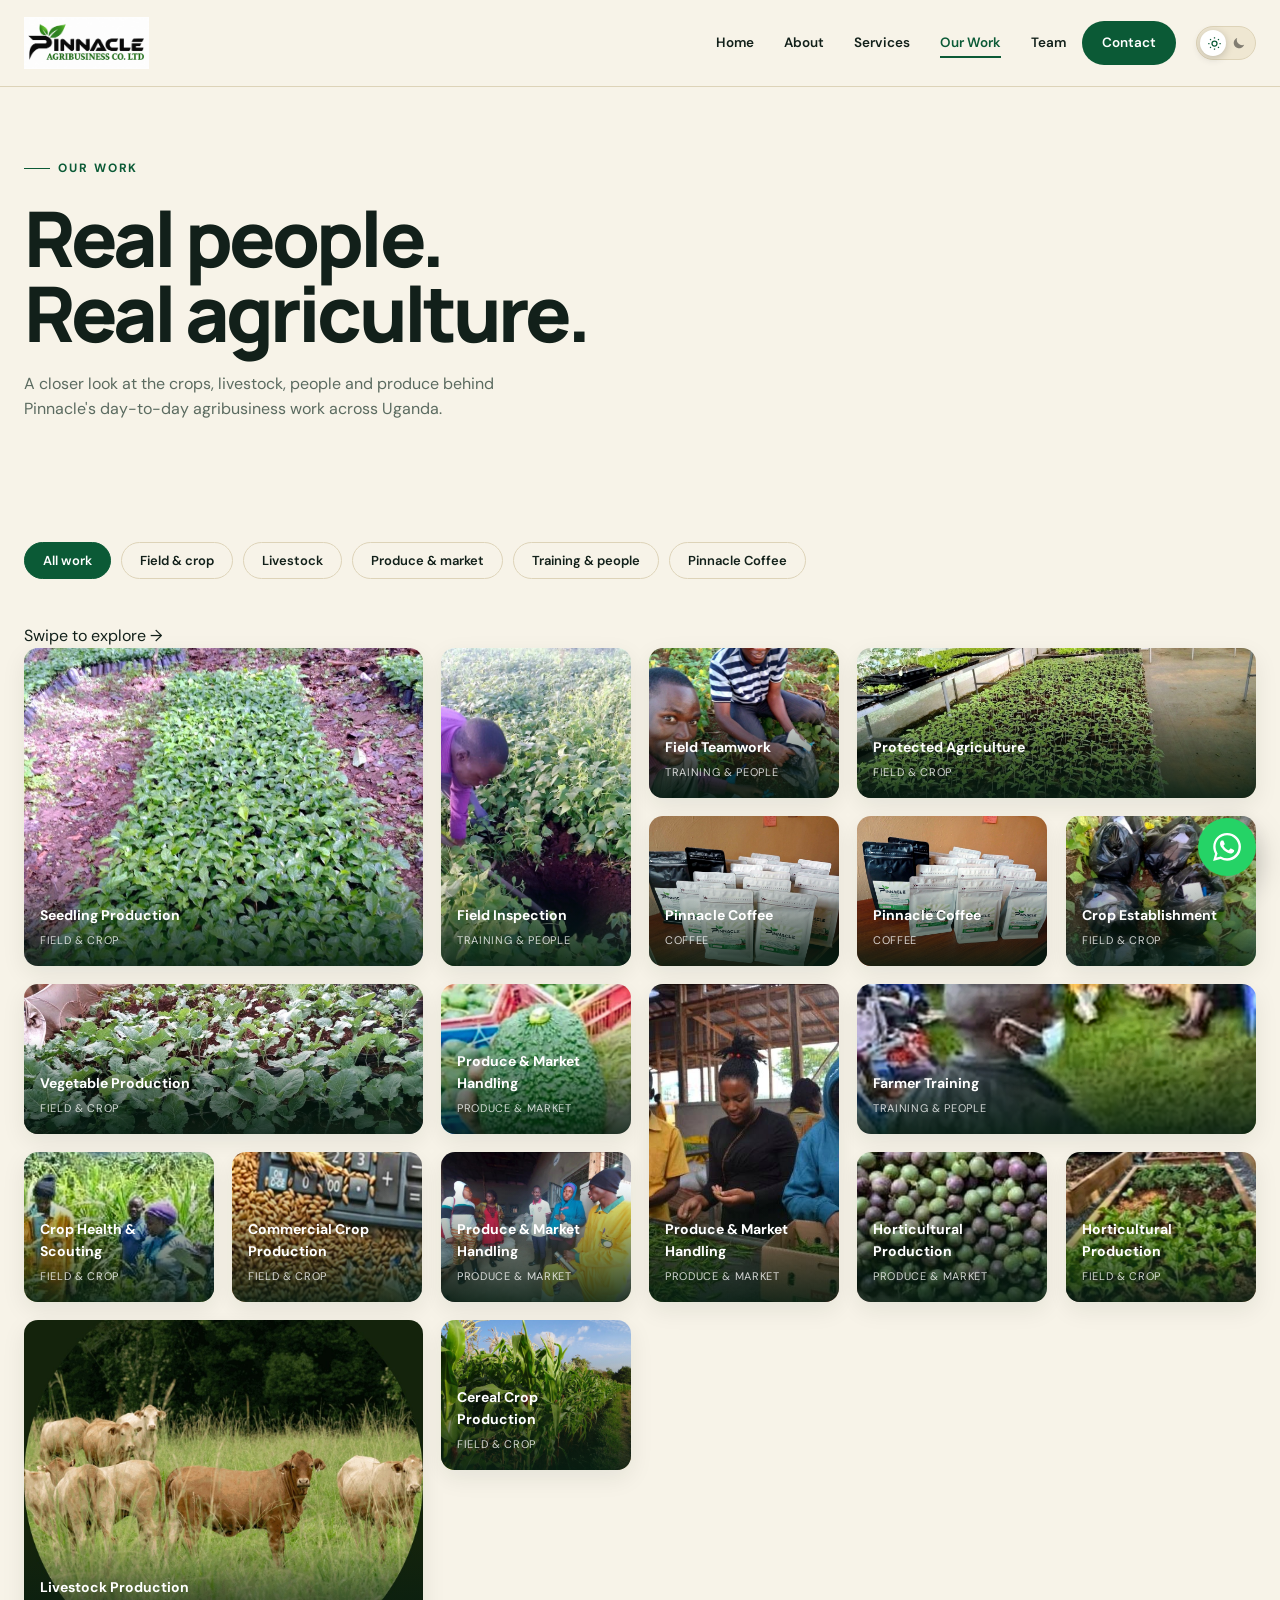
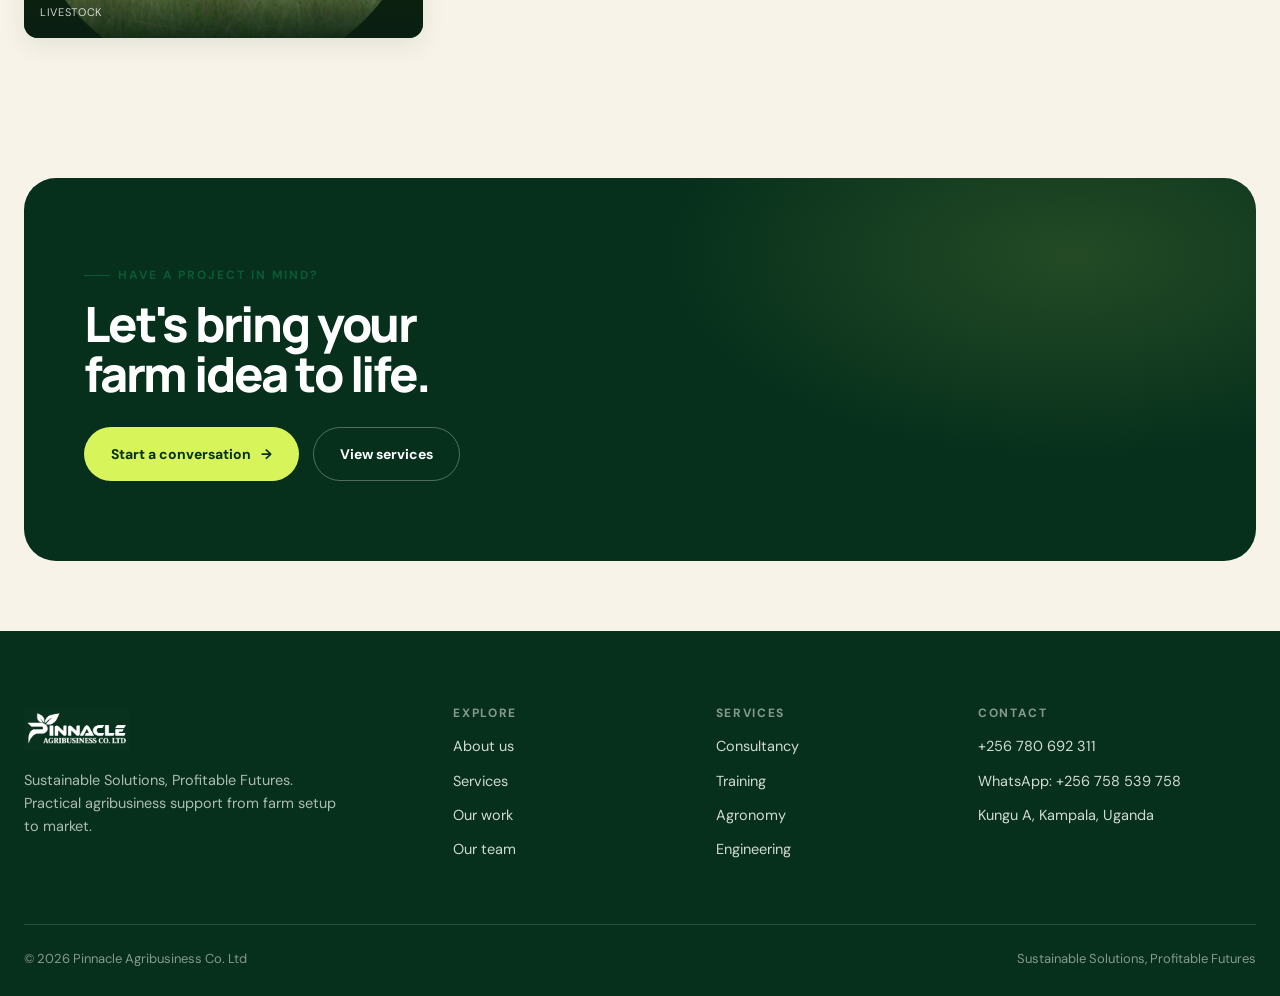
<file: projects.html>
<!DOCTYPE html>
<html lang="en">
<head>
<meta charset="utf-8"/>
<meta content="width=device-width,initial-scale=1" name="viewport"/>
<meta name="description" content="Pinnacle Agribusiness at work: field crop production, livestock, produce and market handling, farmer training and Pinnacle Coffee, across Uganda."/>
<title>Our Work | Pinnacle Agribusiness</title>
<link href="assets/favicon.png" rel="icon" type="image/png"/>
<link href="assets/favicon.png" rel="apple-touch-icon"/>
<link href="css/styles.css" rel="stylesheet"/>
<script>document.documentElement.dataset.theme=localStorage.getItem('pinnacle-theme')||(matchMedia('(prefers-color-scheme: dark)').matches?'dark':'light')</script>
</head>
<body>
<header class="site-header">
<div class="container nav-wrap">
<a class="brand" href="index.html"><img alt="Pinnacle Agribusiness Co. Ltd" src="assets/logo-pinnacle.jpg"/></a>
<nav class="nav">
<a href="index.html">Home</a>
<a href="about.html">About</a>
<a href="services.html">Services</a>
<a class="active" href="projects.html">Our Work</a>
<a href="team.html">Team</a>
<a class="nav-cta" href="contact.html">Contact</a>
</nav>
<button aria-label="Toggle theme" class="theme-toggle" id="themeToggle"></button>
<button aria-expanded="false" aria-label="Open menu" class="menu-toggle"><span></span><span></span><span></span></button>
</div>
</header>

<main>

<section class="page-hero" style="padding-bottom:50px">
<div class="container">
<div class="reveal is-visible">
<p class="eyebrow">Our Work</p>
<h1>Real people.<br/>Real agriculture.</h1>
<p class="page-hero-description">A closer look at the crops, livestock, people and produce behind Pinnacle's day-to-day agribusiness work across Uganda.</p>
</div>
</div>
</section>

<section class="section-tight">
<div class="container">
<div class="filter-row reveal">
<button class="filter-chip is-active" data-filter="all">All work</button>
<button class="filter-chip" data-filter="crop">Field &amp; crop</button>
<button class="filter-chip" data-filter="livestock">Livestock</button>
<button class="filter-chip" data-filter="produce">Produce &amp; market</button>
<button class="filter-chip" data-filter="people">Training &amp; people</button>
<button class="filter-chip" data-filter="coffee">Pinnacle Coffee</button>
</div>

<div class="portfolio-grid mobile-swipe reveal-stagger" id="portfolioSlider">
<div class="p-item p-big" data-category="crop"><img alt="Seedling production in nursery" src="assets/images/pinnacle-work/coffee-nursery.jpg"/><div class="p-cap"><strong>Seedling Production</strong><small>Field &amp; Crop</small></div></div>
<div class="p-item p-tall" data-category="people"><img alt="Field inspection" src="assets/images/pinnacle-work/field-inspection.jpg"/><div class="p-cap"><strong>Field Inspection</strong><small>Training &amp; People</small></div></div>
<div class="p-item" data-category="people"><img alt="Field teamwork" src="assets/images/pinnacle-work/field-teamwork.jpg"/><div class="p-cap"><strong>Field Teamwork</strong><small>Training &amp; People</small></div></div>
<div class="p-item p-wide" data-category="crop"><img alt="Protected agriculture in greenhouse" src="assets/images/pinnacle-work/greenhouse-nursery.jpg"/><div class="p-cap"><strong>Protected Agriculture</strong><small>Field &amp; Crop</small></div></div>
<div class="p-item" data-category="coffee"><img alt="Pinnacle Coffee packaging" src="assets/images/pinnacle-work/pinnacle-coffee-1.jpg"/><div class="p-cap"><strong>Pinnacle Coffee</strong><small>Coffee</small></div></div>
<div class="p-item" data-category="coffee"><img alt="Pinnacle Coffee product range" src="assets/images/pinnacle-work/pinnacle-coffee-2.jpg"/><div class="p-cap"><strong>Pinnacle Coffee</strong><small>Coffee</small></div></div>
<div class="p-item" data-category="crop"><img alt="Crop establishment and soil inputs" src="assets/images/pinnacle-work/soil-inputs.jpg"/><div class="p-cap"><strong>Crop Establishment</strong><small>Field &amp; Crop</small></div></div>
<div class="p-item p-wide" data-category="crop"><img alt="Vegetable production" src="assets/images/pinnacle-work/vegetable-production.jpg"/><div class="p-cap"><strong>Vegetable Production</strong><small>Field &amp; Crop</small></div></div>
<div class="p-item" data-category="produce"><img alt="Avocado produce" src="assets/images/gallery/avocado-produce.jpg"/><div class="p-cap"><strong>Produce &amp; Market Handling</strong><small>Produce &amp; Market</small></div></div>
<div class="p-item p-tall" data-category="produce"><img alt="Chilli sorting in crates" src="assets/images/gallery/chilli-sorting-crates.jpg"/><div class="p-cap"><strong>Produce &amp; Market Handling</strong><small>Produce &amp; Market</small></div></div>
<div class="p-item p-wide" data-category="people"><img alt="Farmer training session" src="assets/images/gallery/farmer-training-session.jpg"/><div class="p-cap"><strong>Farmer Training</strong><small>Training &amp; People</small></div></div>
<div class="p-item" data-category="crop"><img alt="Crop health and scouting visit" src="assets/images/gallery/field-scouting-visit.jpg"/><div class="p-cap"><strong>Crop Health &amp; Scouting</strong><small>Field &amp; Crop</small></div></div>
<div class="p-item" data-category="crop"><img alt="Grain and business planning" src="assets/images/gallery/grain-and-planning.jpg"/><div class="p-cap"><strong>Commercial Crop Production</strong><small>Field &amp; Crop</small></div></div>
<div class="p-item" data-category="produce"><img alt="Pack house sorting" src="assets/images/gallery/pack-house-sorting.jpg"/><div class="p-cap"><strong>Produce &amp; Market Handling</strong><small>Produce &amp; Market</small></div></div>
<div class="p-item" data-category="produce"><img alt="Harvested produce" src="assets/images/gallery/produce-harvest-bowl.jpg"/><div class="p-cap"><strong>Horticultural Production</strong><small>Produce &amp; Market</small></div></div>
<div class="p-item" data-category="crop"><img alt="Urban garden beds" src="assets/images/gallery/urban-garden-beds.jpg"/><div class="p-cap"><strong>Horticultural Production</strong><small>Field &amp; Crop</small></div></div>
<div class="p-item p-big" data-category="livestock"><img alt="Livestock production" src="assets/images/user-assets/livestock-cattle.jpg"/><div class="p-cap"><strong>Livestock Production</strong><small>Livestock</small></div></div>
<div class="p-item" data-category="crop"><img alt="Cereal crop production" src="assets/images/user-assets/corn-field.jpg"/><div class="p-cap"><strong>Cereal Crop Production</strong><small>Field &amp; Crop</small></div></div>
</div>
</div>
</section>

<section class="section-tight">
<div class="container">
<div class="cta-band reveal">
<div class="cta-band-grid">
<div>
<p class="eyebrow">Have a project in mind?</p>
<h2>Let's bring your farm idea to life.</h2>
<div class="btn-row" style="margin-top:28px">
<a class="btn btn-lime" href="contact.html">Start a conversation <span>→</span></a>
<a class="btn btn-outline" style="border-color:rgba(255,255,255,.3);color:#fff" href="services.html">View services</a>
</div>
</div>
</div>
</div>
</div>
</section>

</main>

<a aria-label="Chat with Pinnacle on WhatsApp" class="floating-whatsapp" href="https://wa.me/256758539758" rel="noopener" target="_blank">
<svg aria-hidden="true" viewBox="0 0 24 24"><path d="M20.5 3.5A11.84 11.84 0 0 0 12.08 0C5.53 0 .2 5.32.2 11.87c0 2.09.55 4.13 1.59 5.93L.1 24l6.35-1.66a11.88 11.88 0 0 0 5.63 1.43h.01c6.55 0 11.88-5.32 11.88-11.87a11.8 11.8 0 0 0-3.47-8.4Zm-8.42 18.2h-.01a9.87 9.87 0 0 1-5.03-1.38l-.36-.21-3.77.99 1-3.68-.23-.38a9.86 9.86 0 0 1-1.51-5.18c0-5.43 4.42-9.84 9.86-9.84 2.63 0 5.1 1.03 6.96 2.89a9.8 9.8 0 0 1 2.89 6.95c0 5.43-4.42 9.84-9.86 9.84Zm5.4-7.38c-.3-.15-1.78-.88-2.05-.98-.27-.1-.47-.15-.67.15-.2.3-.77.98-.94 1.18-.17.2-.35.22-.65.07-.3-.15-1.26-.46-2.39-1.48-.88-.78-1.48-1.75-1.65-2.05-.17-.3-.02-.46.13-.61.13-.13.3-.35.45-.52.15-.17.2-.3.3-.5.1-.2.05-.37-.02-.52-.07-.15-.67-1.62-.92-2.22-.24-.58-.49-.5-.67-.51h-.57c-.2 0-.52.07-.79.37-.27.3-1.04 1.02-1.04 2.49s1.07 2.89 1.22 3.09c.15.2 2.1 3.2 5.08 4.49.71.31 1.26.5 1.69.64.71.23 1.36.2 1.87.12.57-.09 1.78-.73 2.03-1.43.25-.71.25-1.31.17-1.43-.07-.12-.27-.2-.57-.35Z"></path></svg>
</a>

<footer class="footer">
<div class="container">
<div class="footer-grid">
<div class="footer-brand">
<img alt="Pinnacle Agribusiness" src="assets/logo-pinnacle-white.png"/>
<p class="footer-tagline">Sustainable Solutions, Profitable Futures. Practical agribusiness support from farm setup to market.</p>
</div>
<div><h4>Explore</h4><a href="about.html">About us</a><a href="services.html">Services</a><a href="projects.html">Our work</a><a href="team.html">Our team</a></div>
<div><h4>Services</h4><a href="services.html">Consultancy</a><a href="services.html">Training</a><a href="services.html">Agronomy</a><a href="services.html">Engineering</a></div>
<div class="footer-contact"><h4>Contact</h4><a href="tel:+256780692311">+256 780 692 311</a><a href="https://wa.me/256758539758">WhatsApp: +256 758 539 758</a><a href="contact.html">Kungu A, Kampala, Uganda</a></div>
</div>
<div class="footer-bottom"><span>© 2026 Pinnacle Agribusiness Co. Ltd</span><span>Sustainable Solutions, Profitable Futures</span></div>
</div>
</footer>

<script src="js/main.js"></script>
</body>
</html>
</file>
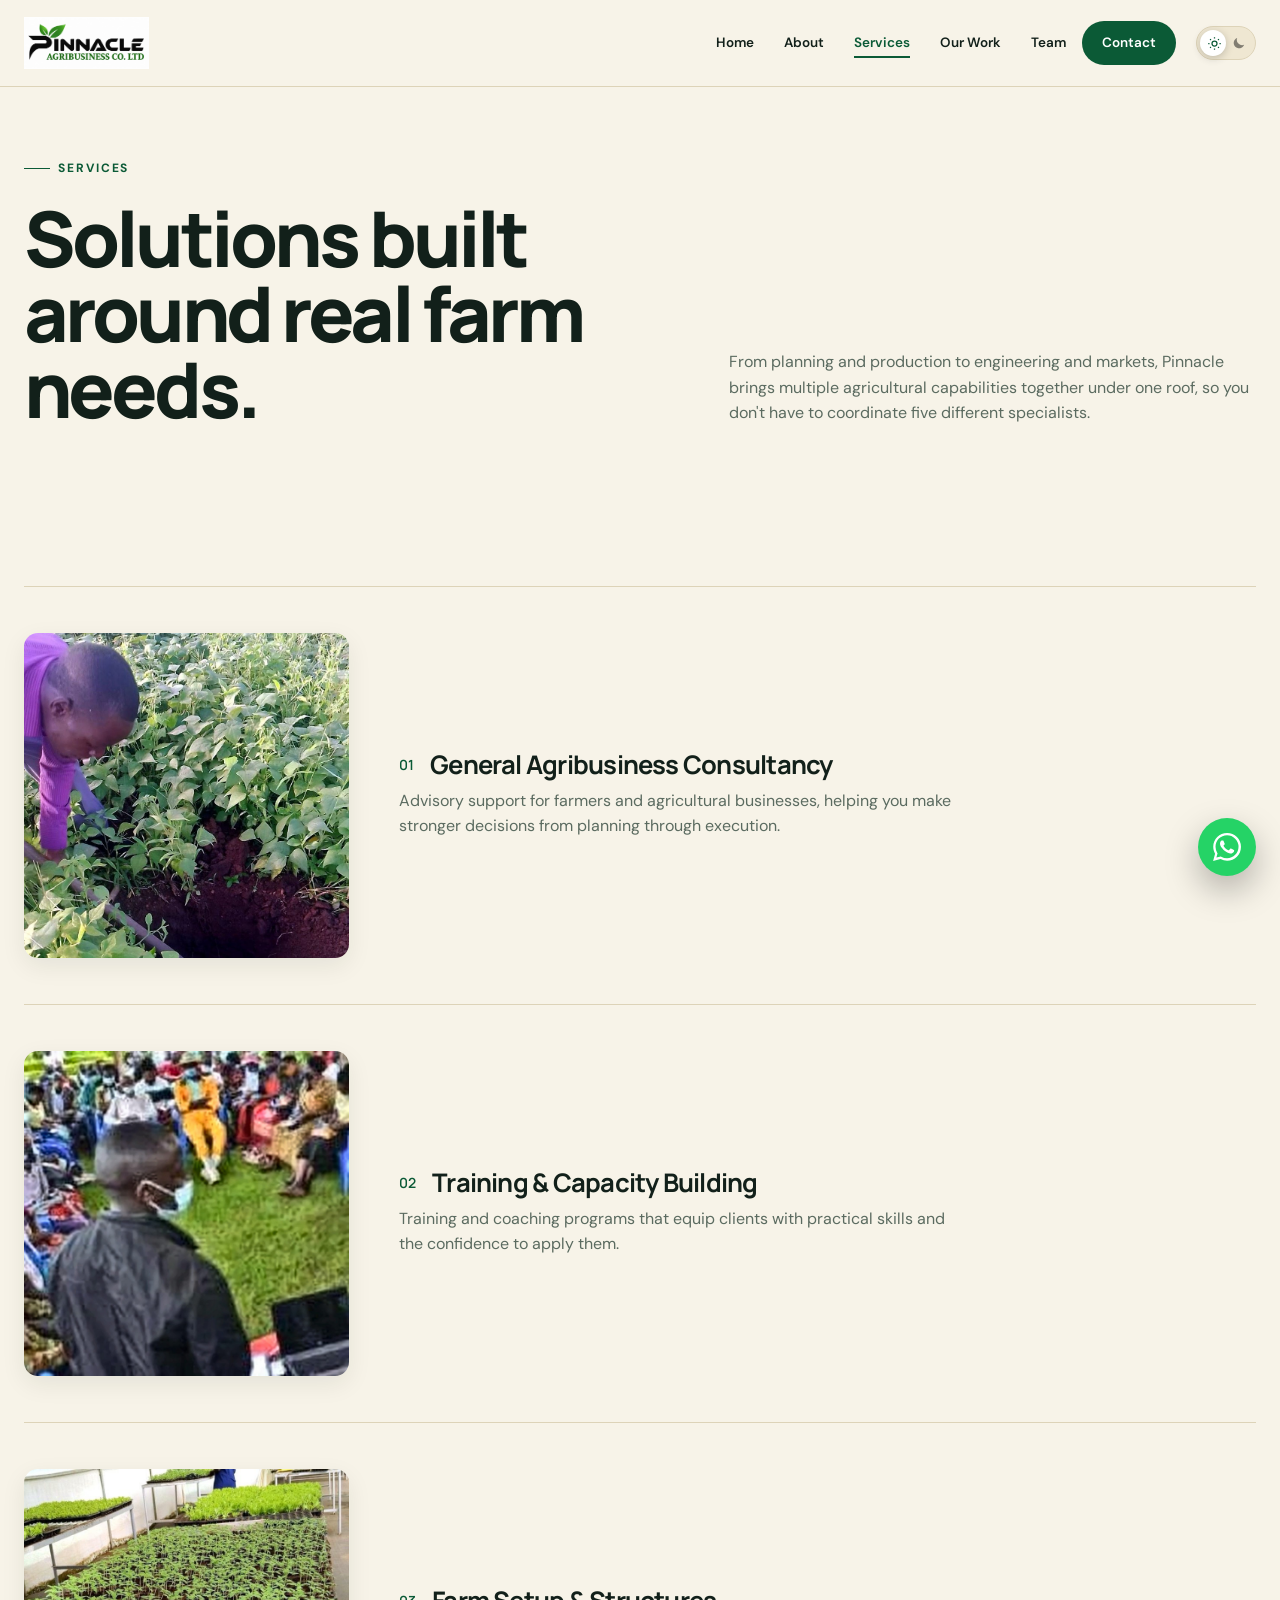
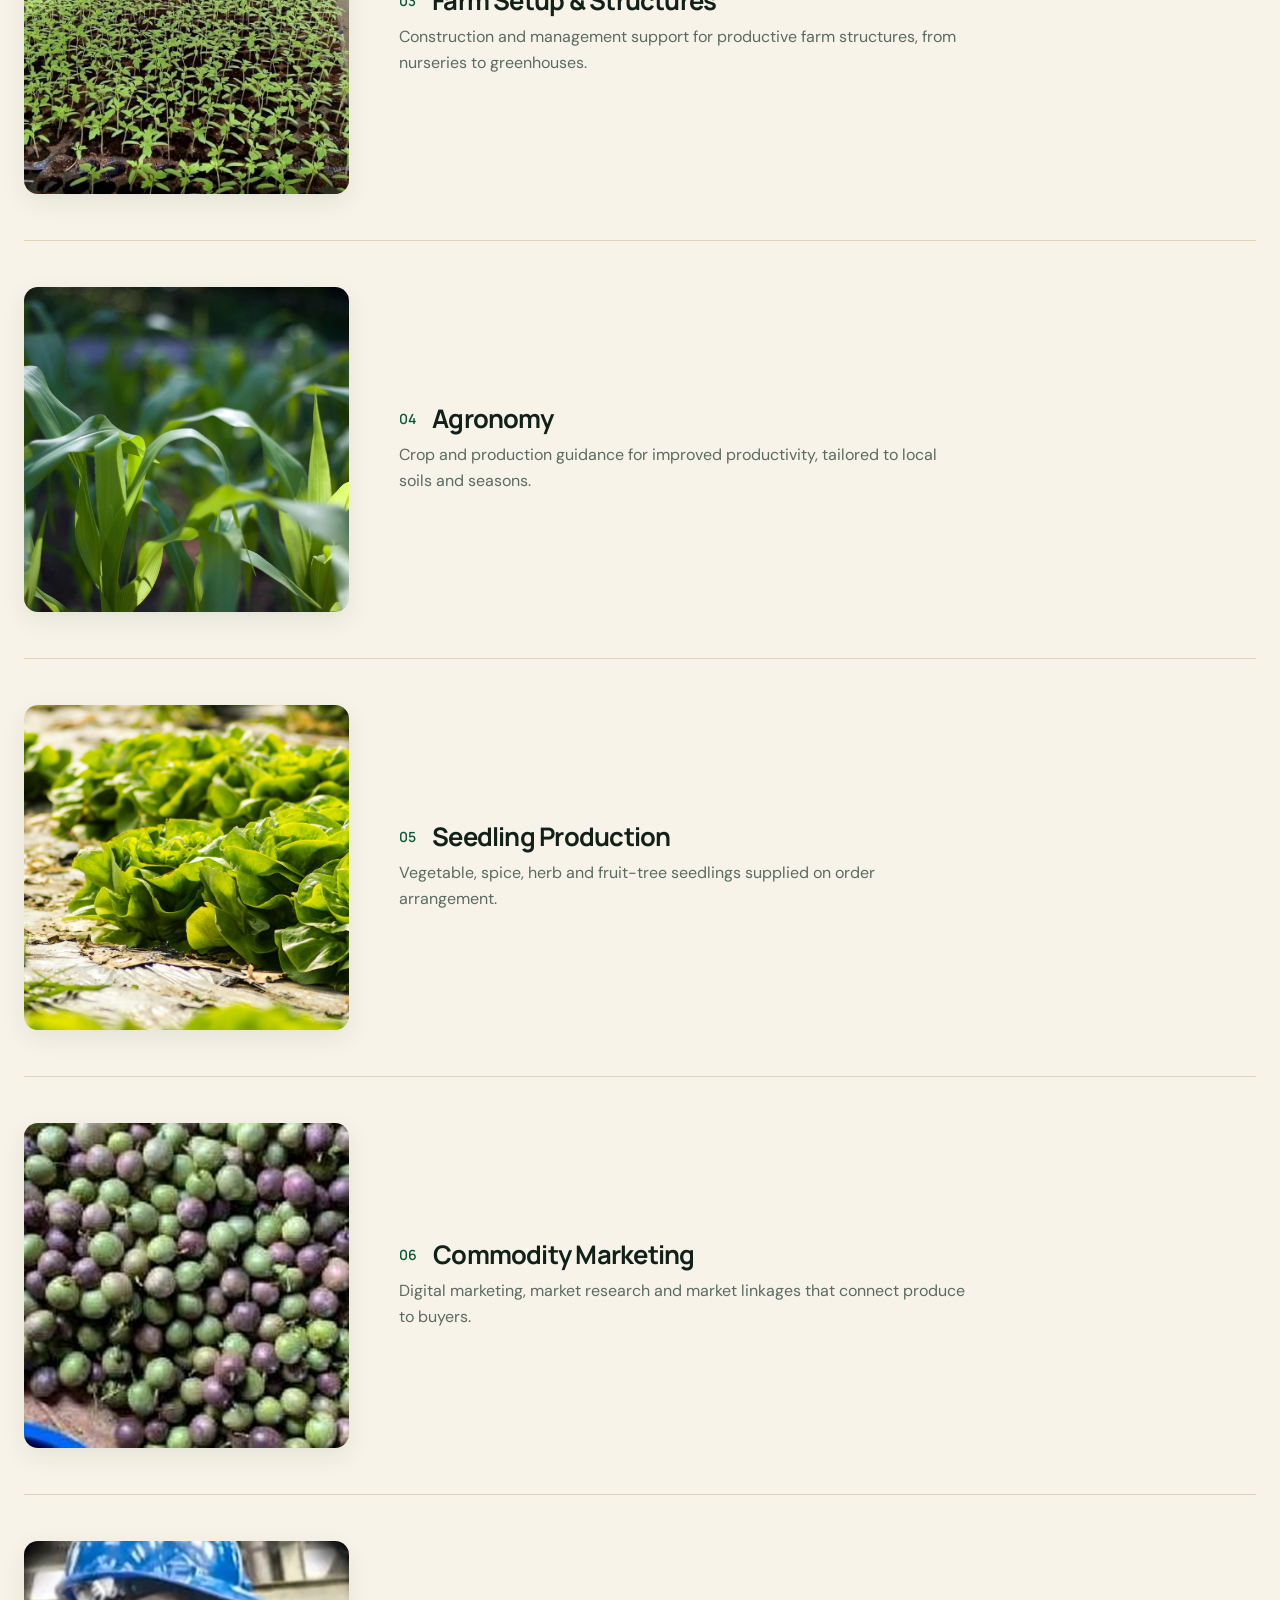
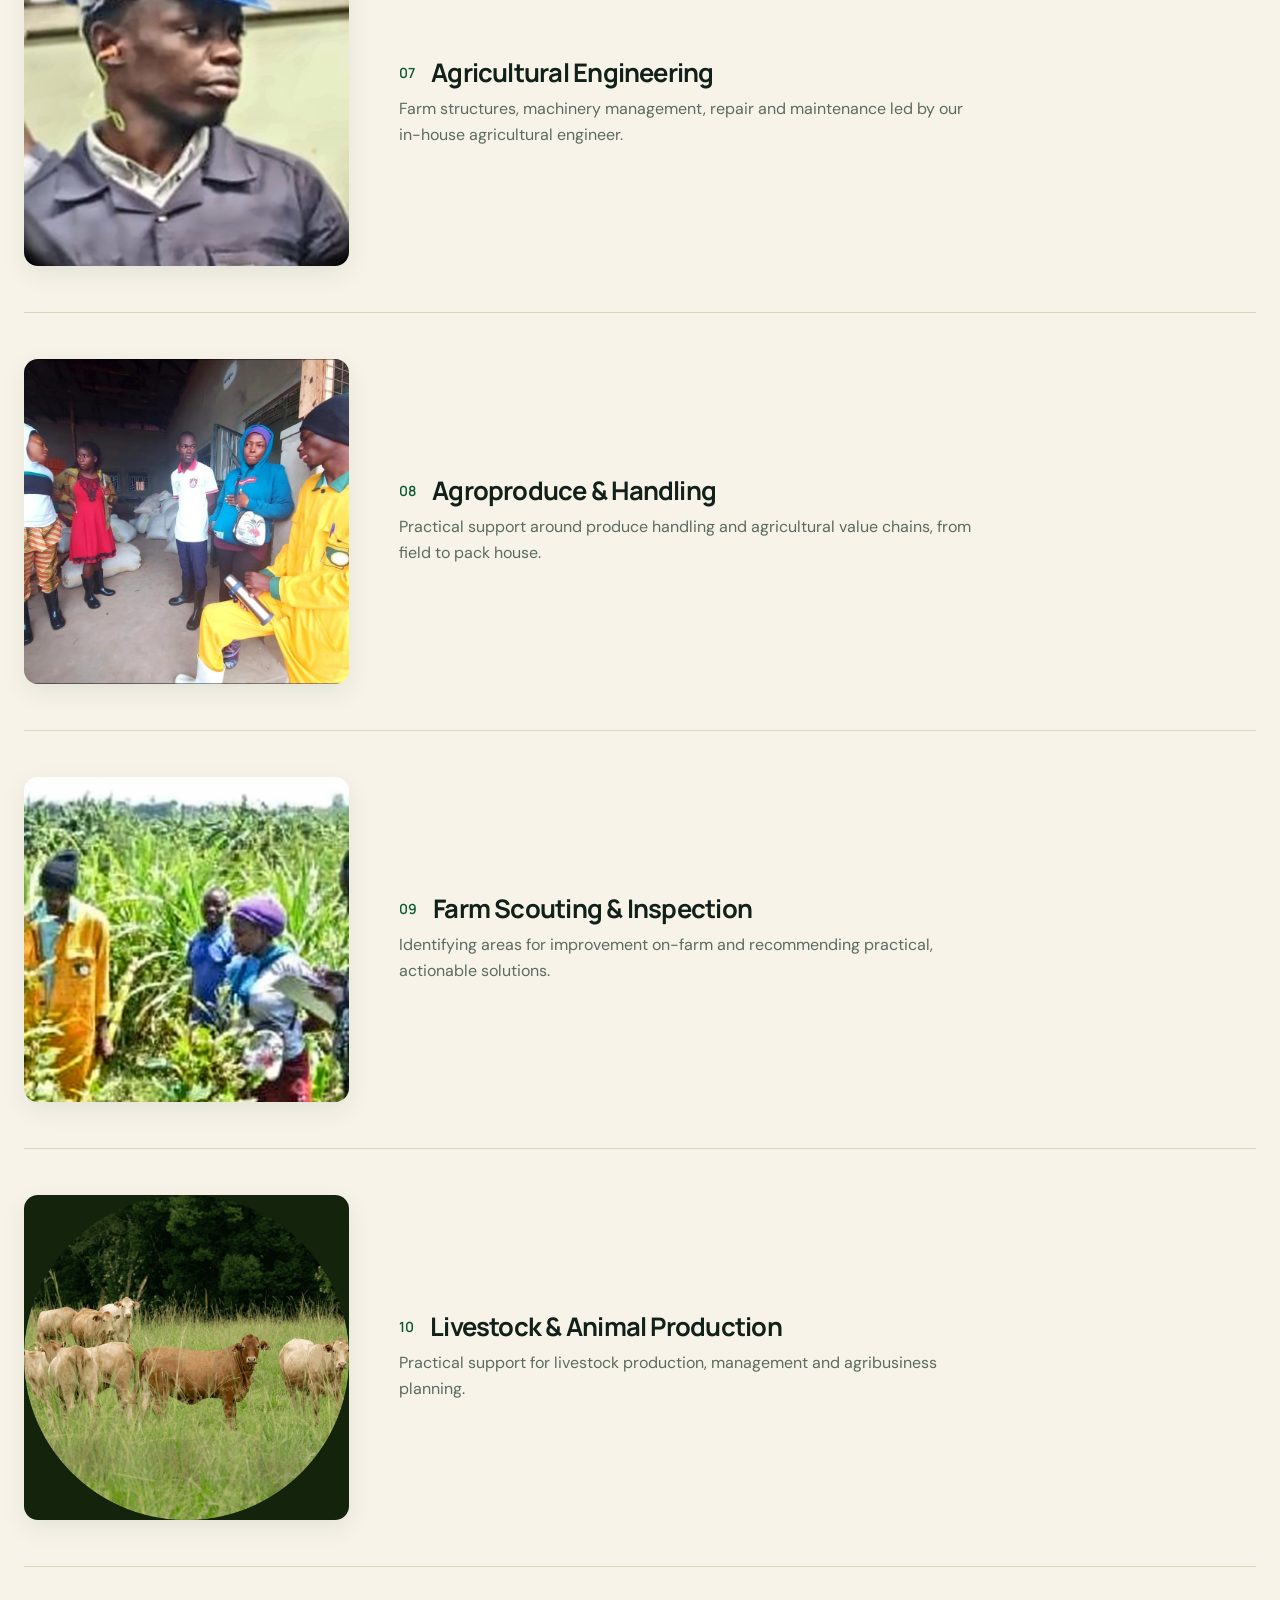
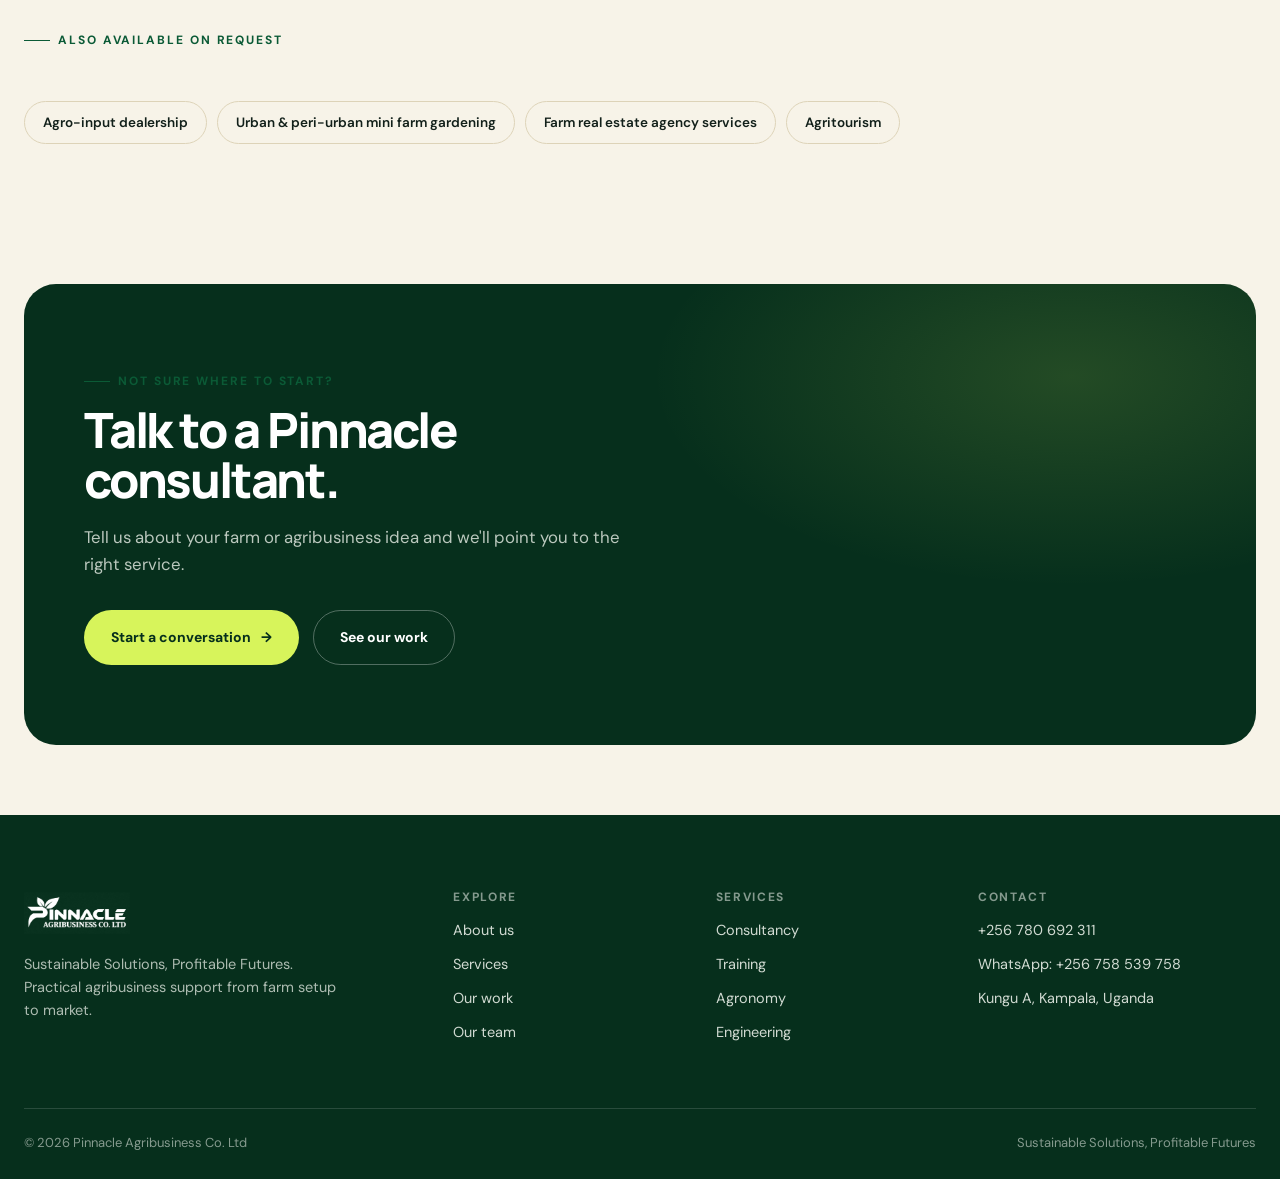
<file: services.html>
<!DOCTYPE html>
<html lang="en">
<head>
<meta charset="utf-8"/>
<meta content="width=device-width,initial-scale=1" name="viewport"/>
<meta name="description" content="Pinnacle Agribusiness services: consultancy, training, farm setup, agronomy, seedling production, commodity marketing, engineering, produce handling, farm scouting and livestock support."/>
<title>Services | Pinnacle Agribusiness</title>
<link href="assets/favicon.png" rel="icon" type="image/png"/>
<link href="assets/favicon.png" rel="apple-touch-icon"/>
<link href="css/styles.css" rel="stylesheet"/>
<script>document.documentElement.dataset.theme=localStorage.getItem('pinnacle-theme')||(matchMedia('(prefers-color-scheme: dark)').matches?'dark':'light')</script>
</head>
<body>
<header class="site-header">
<div class="container nav-wrap">
<a class="brand" href="index.html"><img alt="Pinnacle Agribusiness Co. Ltd" src="assets/logo-pinnacle.jpg"/></a>
<nav class="nav">
<a href="index.html">Home</a>
<a href="about.html">About</a>
<a class="active" href="services.html">Services</a>
<a href="projects.html">Our Work</a>
<a href="team.html">Team</a>
<a class="nav-cta" href="contact.html">Contact</a>
</nav>
<button aria-label="Toggle theme" class="theme-toggle" id="themeToggle"></button>
<button aria-expanded="false" aria-label="Open menu" class="menu-toggle"><span></span><span></span><span></span></button>
</div>
</header>

<main>

<section class="page-hero">
<div class="container services-intro-grid">
<div class="reveal is-visible">
<p class="eyebrow">Services</p>
<h1>Solutions built<br/>around real farm needs.</h1>
</div>
<div class="reveal is-visible">
<p class="page-hero-description" style="margin-top:0">From planning and production to engineering and markets, Pinnacle brings multiple agricultural capabilities together under one roof, so you don't have to coordinate five different specialists.</p>
</div>
</div>
</section>

<section class="section-tight">
<div class="container">
<div class="slider-hint"><span>Swipe</span><div class="slider-arrows" data-slider="servicesSlider"><button aria-label="Previous" data-dir="-1" type="button"><svg viewBox="0 0 24 24" fill="none" stroke="currentColor" stroke-width="2"><path d="M15 18l-6-6 6-6"/></svg></button><button aria-label="Next" data-dir="1" type="button"><svg viewBox="0 0 24 24" fill="none" stroke="currentColor" stroke-width="2"><path d="M9 18l6-6-6-6"/></svg></button></div></div>
<div class="services-list mobile-slider" id="servicesSlider">

<div class="service-row-full reveal">
<div class="srf-media"><img alt="Field inspection and consultancy" src="assets/images/pinnacle-work/field-inspection.jpg"/></div>
<div>
<div class="srf-top"><span class="srf-index">01</span><h3>General Agribusiness Consultancy</h3></div>
<p>Advisory support for farmers and agricultural businesses, helping you make stronger decisions from planning through execution.</p>
</div>
</div>

<div class="service-row-full reveal">
<div class="srf-media"><img alt="Farmer training and capacity building session" src="assets/images/gallery/farmer-training-session.jpg"/></div>
<div>
<div class="srf-top"><span class="srf-index">02</span><h3>Training &amp; Capacity Building</h3></div>
<p>Training and coaching programs that equip clients with practical skills and the confidence to apply them.</p>
</div>
</div>

<div class="service-row-full reveal">
<div class="srf-media"><img alt="Greenhouse and farm structure construction" src="assets/images/pinnacle-work/greenhouse-nursery.jpg"/></div>
<div>
<div class="srf-top"><span class="srf-index">03</span><h3>Farm Setup &amp; Structures</h3></div>
<p>Construction and management support for productive farm structures, from nurseries to greenhouses.</p>
</div>
</div>

<div class="service-row-full reveal">
<div class="srf-media"><img alt="Field crop close-up" src="assets/images/user-assets/corn-closeup.jpg"/></div>
<div>
<div class="srf-top"><span class="srf-index">04</span><h3>Agronomy</h3></div>
<p>Crop and production guidance for improved productivity, tailored to local soils and seasons.</p>
</div>
</div>

<div class="service-row-full reveal">
<div class="srf-media"><img alt="Lettuce seedling field" src="assets/images/user-assets/lettuce-field.jpg"/></div>
<div>
<div class="srf-top"><span class="srf-index">05</span><h3>Seedling Production</h3></div>
<p>Vegetable, spice, herb and fruit-tree seedlings supplied on order arrangement.</p>
</div>
</div>

<div class="service-row-full reveal">
<div class="srf-media"><img alt="Produce ready for market" src="assets/images/gallery/produce-harvest-bowl.jpg"/></div>
<div>
<div class="srf-top"><span class="srf-index">06</span><h3>Commodity Marketing</h3></div>
<p>Digital marketing, market research and market linkages that connect produce to buyers.</p>
</div>
</div>

<div class="service-row-full reveal">
<div class="srf-media"><img alt="Eng. Fred Mark Abigaba, Agricultural Engineer" src="assets/images/team/fred-mark-abigaba.jpg"/></div>
<div>
<div class="srf-top"><span class="srf-index">07</span><h3>Agricultural Engineering</h3></div>
<p>Farm structures, machinery management, repair and maintenance led by our in-house agricultural engineer.</p>
</div>
</div>

<div class="service-row-full reveal">
<div class="srf-media"><img alt="Produce sorting at pack house" src="assets/images/gallery/pack-house-sorting.jpg"/></div>
<div>
<div class="srf-top"><span class="srf-index">08</span><h3>Agroproduce &amp; Handling</h3></div>
<p>Practical support around produce handling and agricultural value chains, from field to pack house.</p>
</div>
</div>

<div class="service-row-full reveal">
<div class="srf-media"><img alt="Farm scouting visit" src="assets/images/gallery/field-scouting-visit.jpg"/></div>
<div>
<div class="srf-top"><span class="srf-index">09</span><h3>Farm Scouting &amp; Inspection</h3></div>
<p>Identifying areas for improvement on-farm and recommending practical, actionable solutions.</p>
</div>
</div>

<div class="service-row-full reveal">
<div class="srf-media"><img alt="Livestock and animal production" src="assets/images/user-assets/livestock-cattle.jpg"/></div>
<div>
<div class="srf-top"><span class="srf-index">10</span><h3>Livestock &amp; Animal Production</h3></div>
<p>Practical support for livestock production, management and agribusiness planning.</p>
</div>
</div>

</div>

<p class="eyebrow" style="margin-top:64px">Also available on request</p>
<div class="also-available">
<span class="reach-chip">Agro-input dealership</span>
<span class="reach-chip">Urban &amp; peri-urban mini farm gardening</span>
<span class="reach-chip">Farm real estate agency services</span>
<span class="reach-chip">Agritourism</span>
</div>
</div>
</section>

<section class="section-tight">
<div class="container">
<div class="cta-band reveal">
<div class="cta-band-grid">
<div>
<p class="eyebrow">Not sure where to start?</p>
<h2>Talk to a Pinnacle consultant.</h2>
<p class="lede">Tell us about your farm or agribusiness idea and we'll point you to the right service.</p>
<div class="btn-row" style="margin-top:28px">
<a class="btn btn-lime" href="contact.html">Start a conversation <span>→</span></a>
<a class="btn btn-outline" style="border-color:rgba(255,255,255,.3);color:#fff" href="projects.html">See our work</a>
</div>
</div>
</div>
</div>
</div>
</section>

</main>

<a aria-label="Chat with Pinnacle on WhatsApp" class="floating-whatsapp" href="https://wa.me/256758539758" rel="noopener" target="_blank">
<svg aria-hidden="true" viewBox="0 0 24 24"><path d="M20.5 3.5A11.84 11.84 0 0 0 12.08 0C5.53 0 .2 5.32.2 11.87c0 2.09.55 4.13 1.59 5.93L.1 24l6.35-1.66a11.88 11.88 0 0 0 5.63 1.43h.01c6.55 0 11.88-5.32 11.88-11.87a11.8 11.8 0 0 0-3.47-8.4Zm-8.42 18.2h-.01a9.87 9.87 0 0 1-5.03-1.38l-.36-.21-3.77.99 1-3.68-.23-.38a9.86 9.86 0 0 1-1.51-5.18c0-5.43 4.42-9.84 9.86-9.84 2.63 0 5.1 1.03 6.96 2.89a9.8 9.8 0 0 1 2.89 6.95c0 5.43-4.42 9.84-9.86 9.84Zm5.4-7.38c-.3-.15-1.78-.88-2.05-.98-.27-.1-.47-.15-.67.15-.2.3-.77.98-.94 1.18-.17.2-.35.22-.65.07-.3-.15-1.26-.46-2.39-1.48-.88-.78-1.48-1.75-1.65-2.05-.17-.3-.02-.46.13-.61.13-.13.3-.35.45-.52.15-.17.2-.3.3-.5.1-.2.05-.37-.02-.52-.07-.15-.67-1.62-.92-2.22-.24-.58-.49-.5-.67-.51h-.57c-.2 0-.52.07-.79.37-.27.3-1.04 1.02-1.04 2.49s1.07 2.89 1.22 3.09c.15.2 2.1 3.2 5.08 4.49.71.31 1.26.5 1.69.64.71.23 1.36.2 1.87.12.57-.09 1.78-.73 2.03-1.43.25-.71.25-1.31.17-1.43-.07-.12-.27-.2-.57-.35Z"></path></svg>
</a>

<footer class="footer">
<div class="container">
<div class="footer-grid">
<div class="footer-brand">
<img alt="Pinnacle Agribusiness" src="assets/logo-pinnacle-white.png"/>
<p class="footer-tagline">Sustainable Solutions, Profitable Futures. Practical agribusiness support from farm setup to market.</p>
</div>
<div><h4>Explore</h4><a href="about.html">About us</a><a href="services.html">Services</a><a href="projects.html">Our work</a><a href="team.html">Our team</a></div>
<div><h4>Services</h4><a href="services.html">Consultancy</a><a href="services.html">Training</a><a href="services.html">Agronomy</a><a href="services.html">Engineering</a></div>
<div class="footer-contact"><h4>Contact</h4><a href="tel:+256780692311">+256 780 692 311</a><a href="https://wa.me/256758539758">WhatsApp: +256 758 539 758</a><a href="contact.html">Kungu A, Kampala, Uganda</a></div>
</div>
<div class="footer-bottom"><span>© 2026 Pinnacle Agribusiness Co. Ltd</span><span>Sustainable Solutions, Profitable Futures</span></div>
</div>
</footer>

<script src="js/main.js"></script>
</body>
</html>
</file>
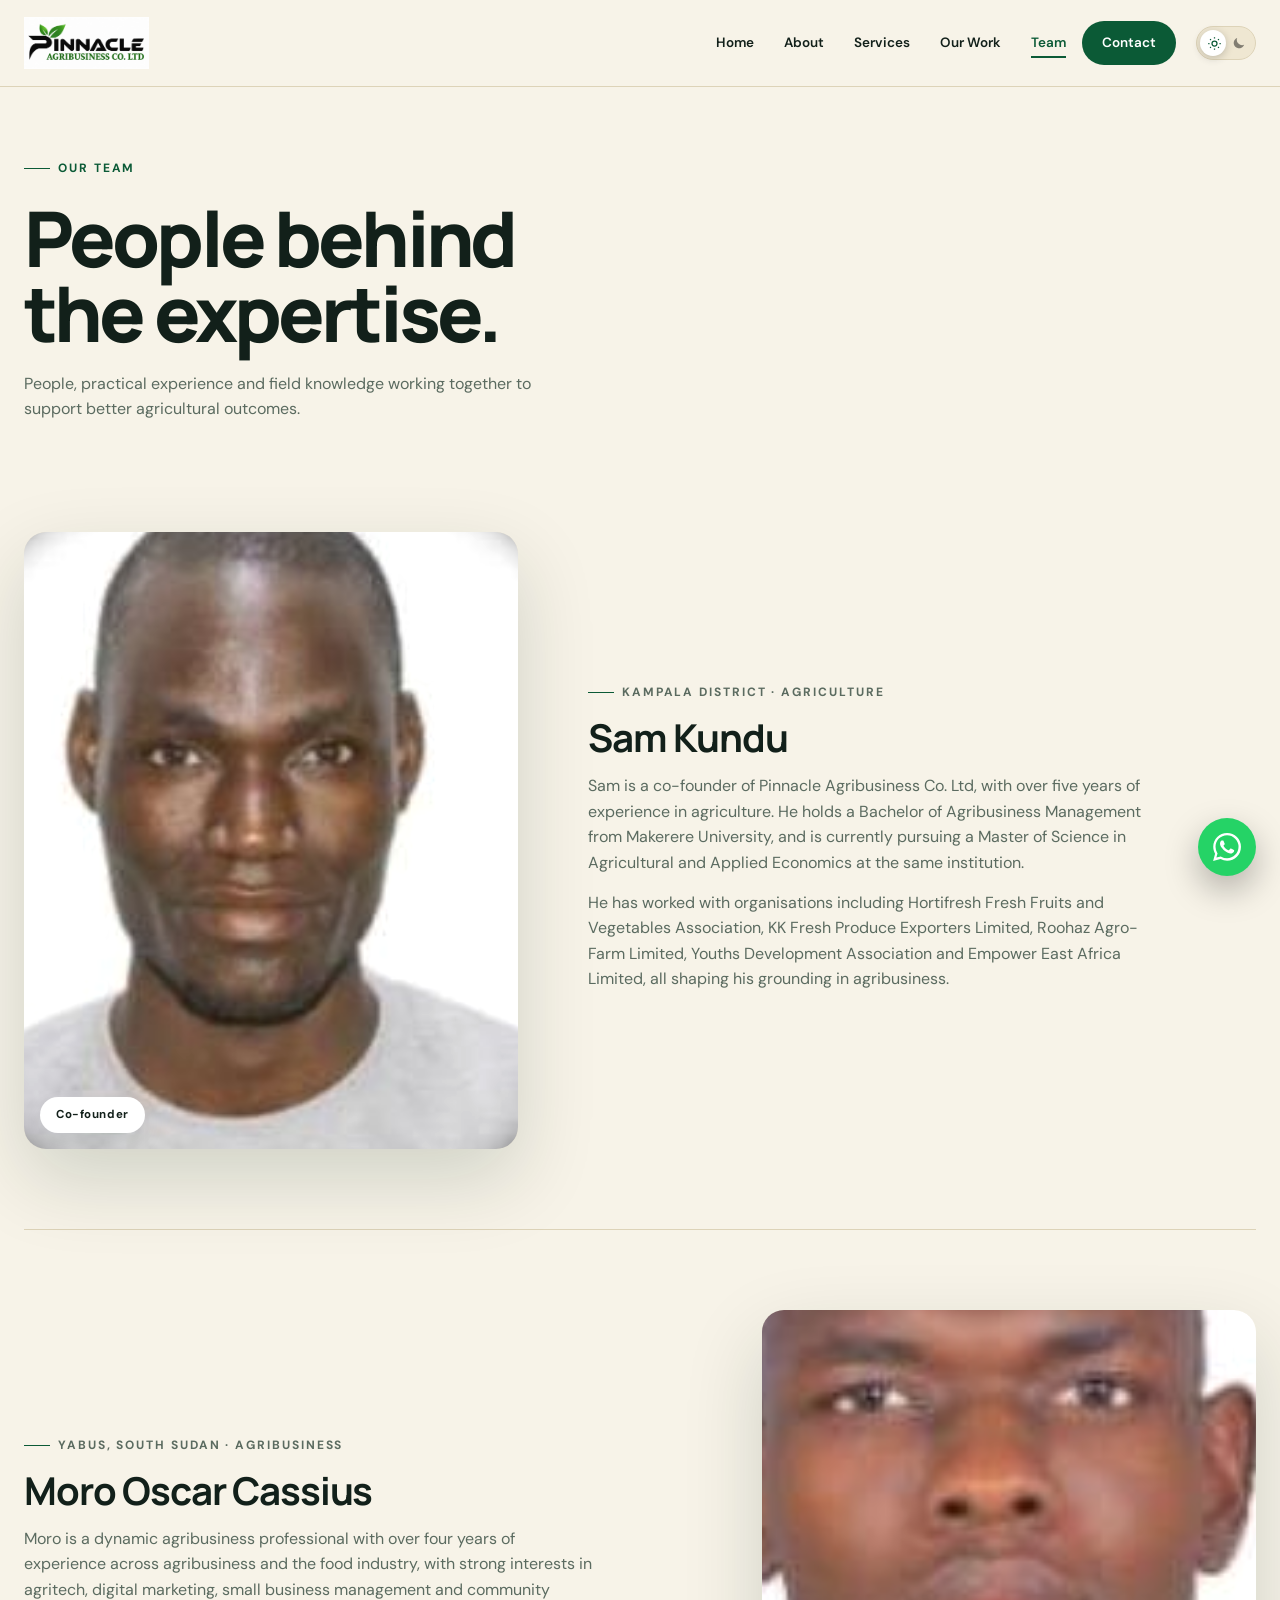
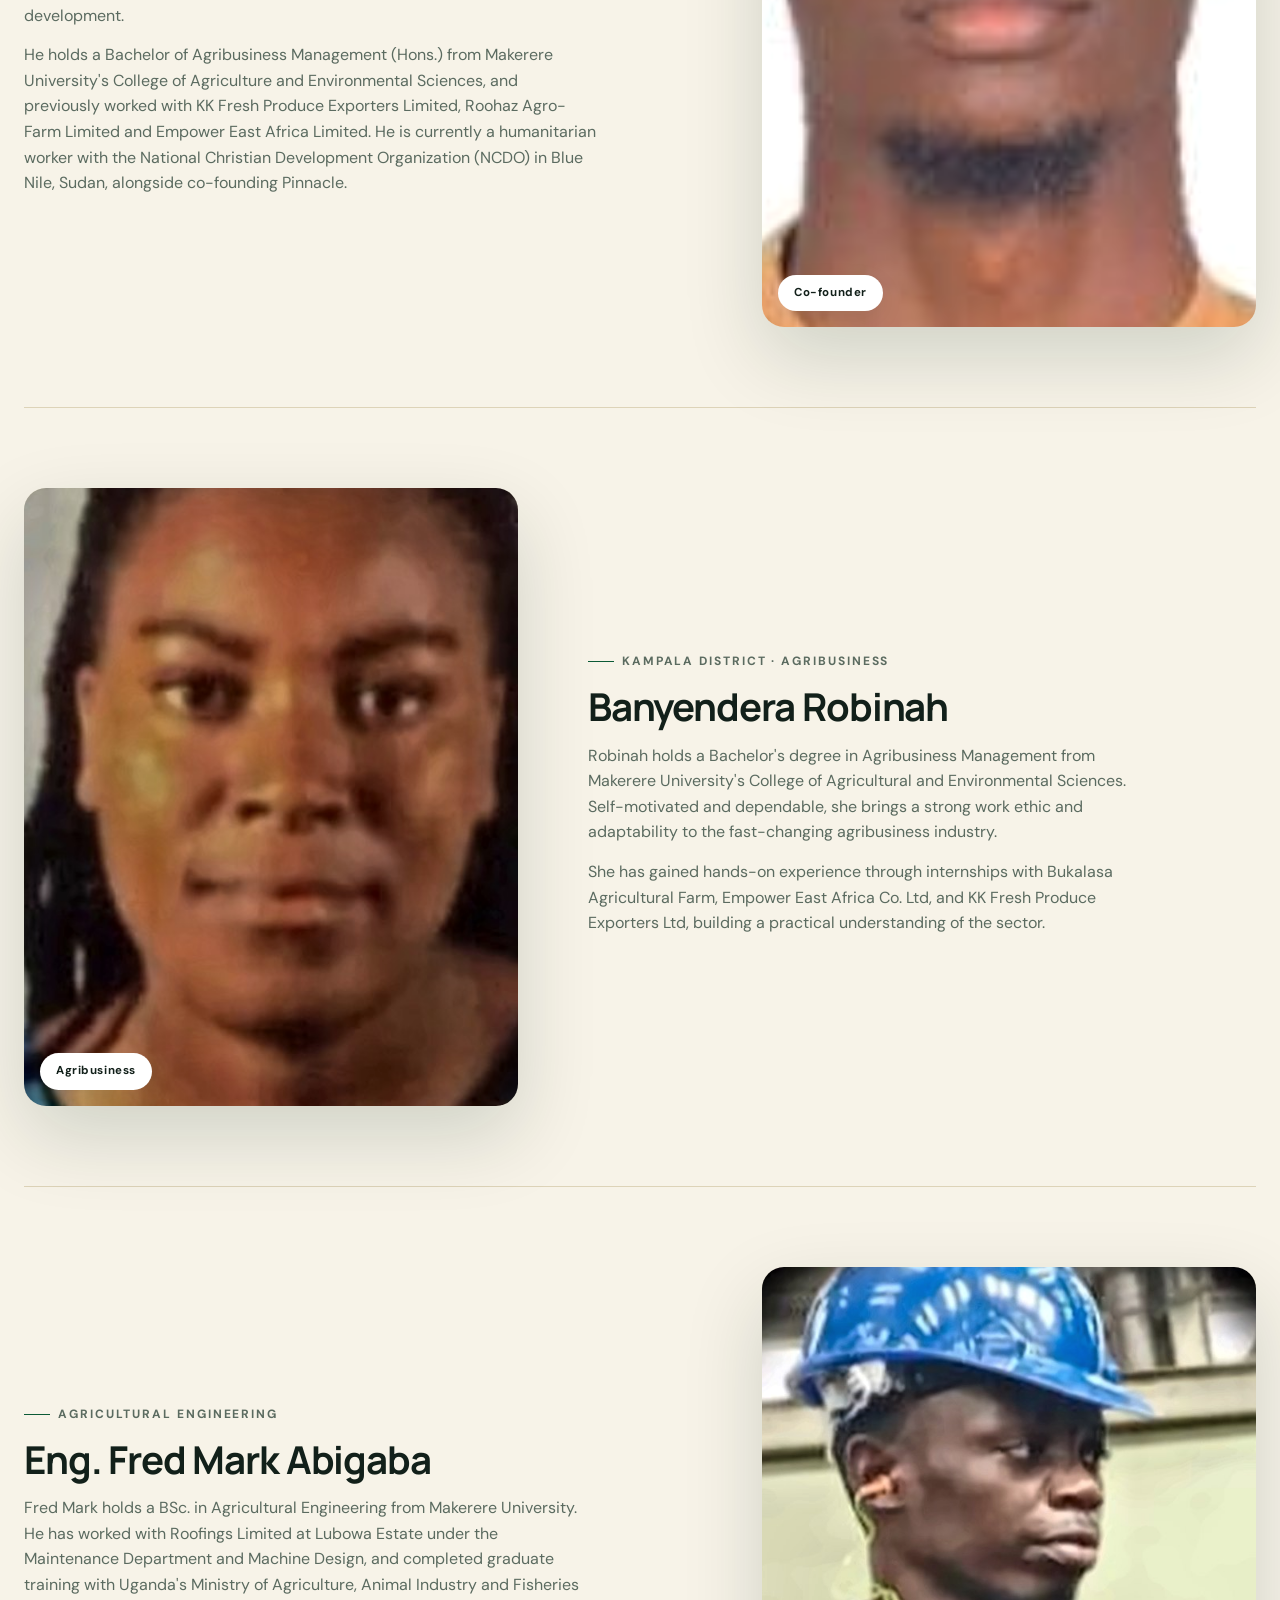
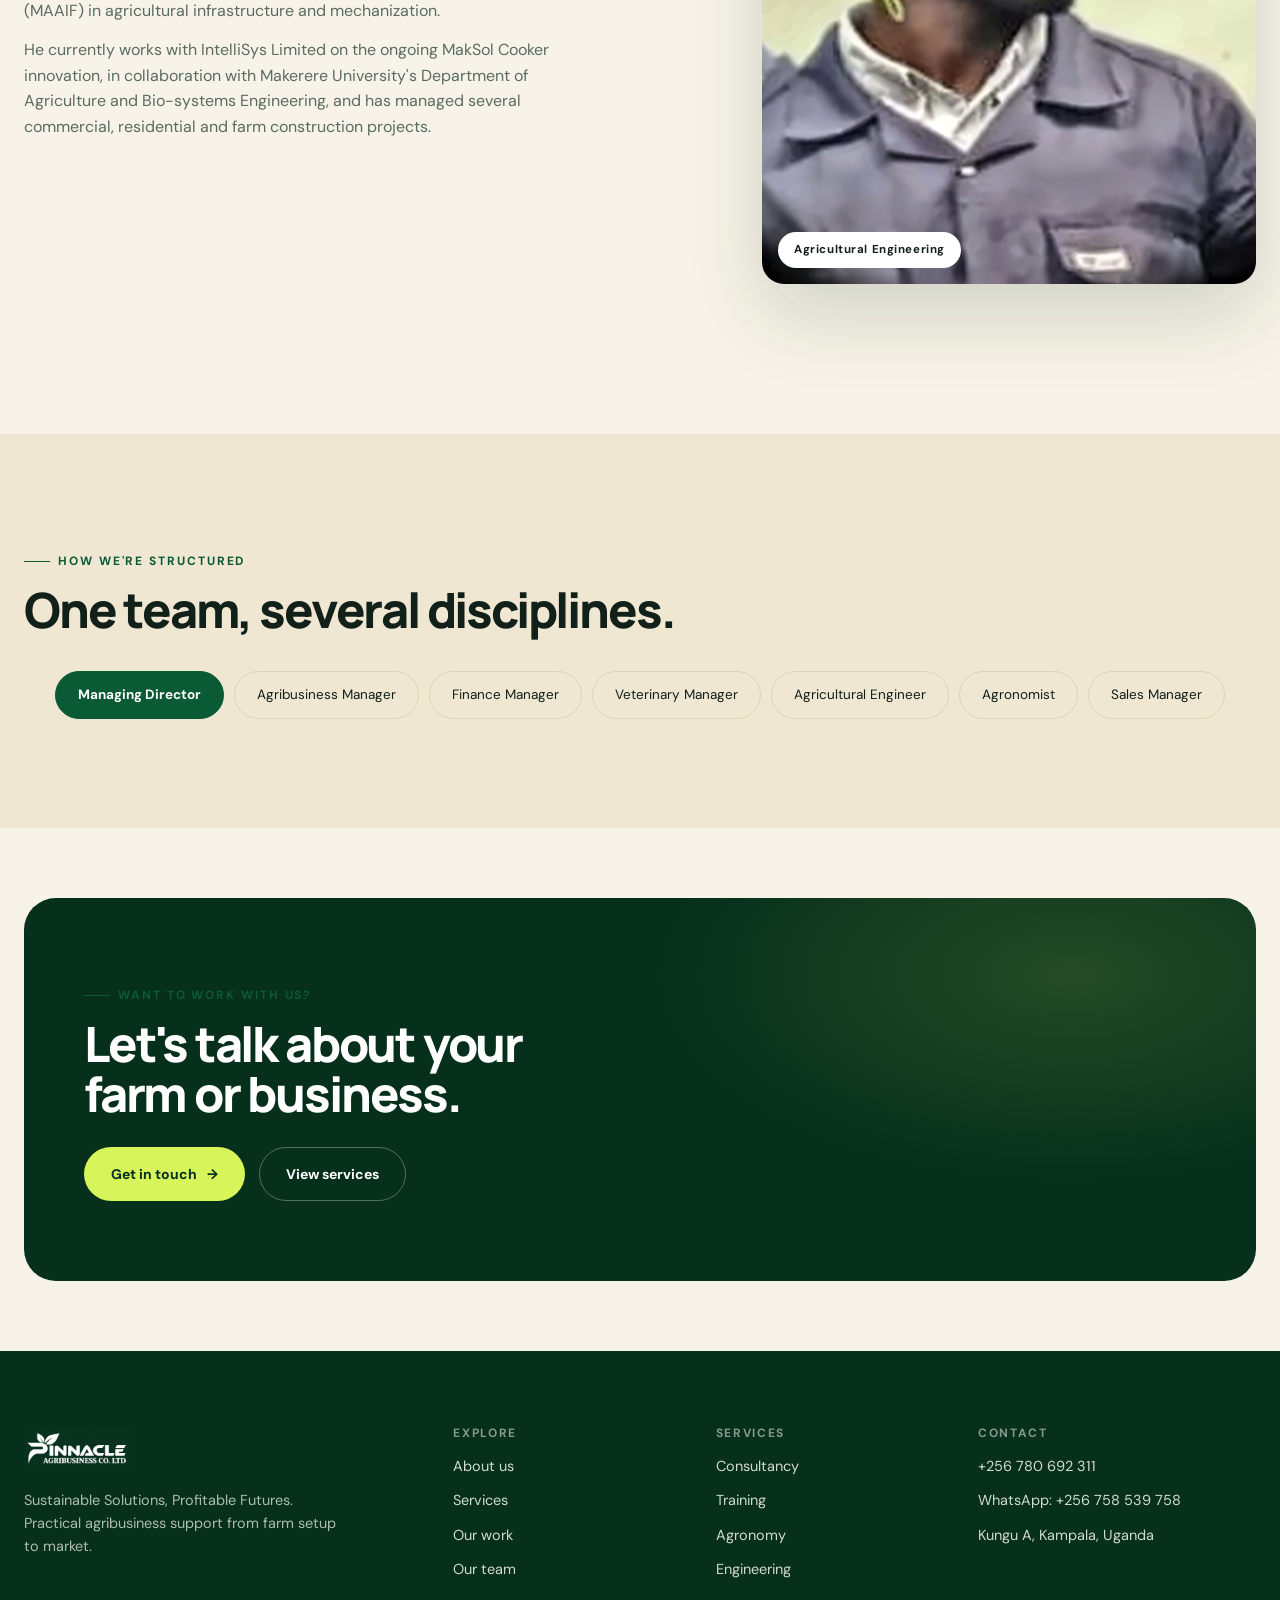
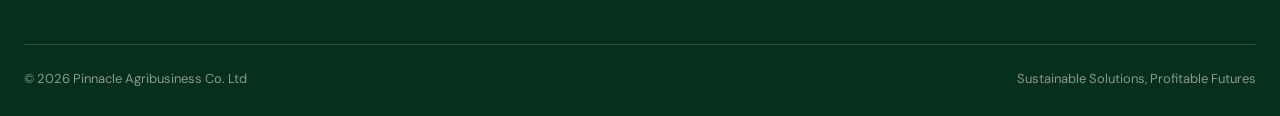
<file: team.html>
<!DOCTYPE html>
<html lang="en">
<head>
<meta charset="utf-8"/>
<meta content="width=device-width,initial-scale=1" name="viewport"/>
<meta name="description" content="Meet the Pinnacle Agribusiness team: agronomists, agribusiness specialists and an agricultural engineer working together across Uganda and South Sudan."/>
<title>Team | Pinnacle Agribusiness</title>
<link href="assets/favicon.png" rel="icon" type="image/png"/>
<link href="assets/favicon.png" rel="apple-touch-icon"/>
<link href="css/styles.css" rel="stylesheet"/>
<script>document.documentElement.dataset.theme=localStorage.getItem('pinnacle-theme')||(matchMedia('(prefers-color-scheme: dark)').matches?'dark':'light')</script>
</head>
<body>
<header class="site-header">
<div class="container nav-wrap">
<a class="brand" href="index.html"><img alt="Pinnacle Agribusiness Co. Ltd" src="assets/logo-pinnacle.jpg"/></a>
<nav class="nav">
<a href="index.html">Home</a>
<a href="about.html">About</a>
<a href="services.html">Services</a>
<a href="projects.html">Our Work</a>
<a class="active" href="team.html">Team</a>
<a class="nav-cta" href="contact.html">Contact</a>
</nav>
<button aria-label="Toggle theme" class="theme-toggle" id="themeToggle"></button>
<button aria-expanded="false" aria-label="Open menu" class="menu-toggle"><span></span><span></span><span></span></button>
</div>
</header>

<main>

<section class="page-hero" style="padding-bottom:40px">
<div class="container">
<div class="reveal is-visible">
<p class="eyebrow">Our Team</p>
<h1>People behind<br/>the expertise.</h1>
<p class="page-hero-description">People, practical experience and field knowledge working together to support better agricultural outcomes.</p>
</div>
</div>
</section>

<section class="section-tight">
<div class="container">

<div class="slider-hint"><span>Swipe</span><div class="slider-arrows" data-slider="teamSlider"><button aria-label="Previous" data-dir="-1" type="button"><svg viewBox="0 0 24 24" fill="none" stroke="currentColor" stroke-width="2"><path d="M15 18l-6-6 6-6"/></svg></button><button aria-label="Next" data-dir="1" type="button"><svg viewBox="0 0 24 24" fill="none" stroke="currentColor" stroke-width="2"><path d="M9 18l6-6-6-6"/></svg></button></div></div>
<div class="team-slider mobile-slider" id="teamSlider">
<div class="team-featured reveal">
<div class="team-photo-frame"><img alt="Sam Kundu" src="assets/images/team/sam-kundu.jpg"/><div class="team-role-tag">Co-founder</div></div>
<div class="team-featured-text">
<p class="eyebrow">Kampala District · Agriculture</p>
<h3>Sam Kundu</h3>
<p>Sam is a co-founder of Pinnacle Agribusiness Co. Ltd, with over five years of experience in agriculture. He holds a Bachelor of Agribusiness Management from Makerere University, and is currently pursuing a Master of Science in Agricultural and Applied Economics at the same institution.</p>
<p>He has worked with organisations including Hortifresh Fresh Fruits and Vegetables Association, KK Fresh Produce Exporters Limited, Roohaz Agro-Farm Limited, Youths Development Association and Empower East Africa Limited, all shaping his grounding in agribusiness.</p>
</div>
</div>

<div class="team-featured reverse reveal">
<div class="team-photo-frame"><img alt="Moro Oscar Cassius" src="assets/images/team/moro-oscar-cassius.jpg"/><div class="team-role-tag">Co-founder</div></div>
<div class="team-featured-text">
<p class="eyebrow">Yabus, South Sudan · Agribusiness</p>
<h3>Moro Oscar Cassius</h3>
<p>Moro is a dynamic agribusiness professional with over four years of experience across agribusiness and the food industry, with strong interests in agritech, digital marketing, small business management and community development.</p>
<p>He holds a Bachelor of Agribusiness Management (Hons.) from Makerere University's College of Agriculture and Environmental Sciences, and previously worked with KK Fresh Produce Exporters Limited, Roohaz Agro-Farm Limited and Empower East Africa Limited. He is currently a humanitarian worker with the National Christian Development Organization (NCDO) in Blue Nile, Sudan, alongside co-founding Pinnacle.</p>
</div>
</div>

<div class="team-featured reveal">
<div class="team-photo-frame"><img alt="Banyendera Robinah" src="assets/images/team/banyendera-robinah.jpg"/><div class="team-role-tag">Agribusiness</div></div>
<div class="team-featured-text">
<p class="eyebrow">Kampala District · Agribusiness</p>
<h3>Banyendera Robinah</h3>
<p>Robinah holds a Bachelor's degree in Agribusiness Management from Makerere University's College of Agricultural and Environmental Sciences. Self-motivated and dependable, she brings a strong work ethic and adaptability to the fast-changing agribusiness industry.</p>
<p>She has gained hands-on experience through internships with Bukalasa Agricultural Farm, Empower East Africa Co. Ltd, and KK Fresh Produce Exporters Ltd, building a practical understanding of the sector.</p>
</div>
</div>

<div class="team-featured reverse reveal">
<div class="team-photo-frame"><img alt="Eng. Fred Mark Abigaba" src="assets/images/team/fred-mark-abigaba.jpg"/><div class="team-role-tag">Agricultural Engineering</div></div>
<div class="team-featured-text">
<p class="eyebrow">Agricultural Engineering</p>
<h3>Eng. Fred Mark Abigaba</h3>
<p>Fred Mark holds a BSc. in Agricultural Engineering from Makerere University. He has worked with Roofings Limited at Lubowa Estate under the Maintenance Department and Machine Design, and completed graduate training with Uganda's Ministry of Agriculture, Animal Industry and Fisheries (MAAIF) in agricultural infrastructure and mechanization.</p>
<p>He currently works with IntelliSys Limited on the ongoing MakSol Cooker innovation, in collaboration with Makerere University's Department of Agriculture and Bio-systems Engineering, and has managed several commercial, residential and farm construction projects.</p>
</div>
</div>

</div>
</div>
</section>

<section class="section section-alt">
<div class="container">
<div class="section-head reveal" style="margin-bottom:36px">
<div>
<p class="eyebrow">How we're structured</p>
<h2>One team, several disciplines.</h2>
</div>
</div>
<div class="org-strip reveal-stagger">
<span class="org-chip primary">Managing Director</span>
<span class="org-chip">Agribusiness Manager</span>
<span class="org-chip">Finance Manager</span>
<span class="org-chip">Veterinary Manager</span>
<span class="org-chip">Agricultural Engineer</span>
<span class="org-chip">Agronomist</span>
<span class="org-chip">Sales Manager</span>
</div>
</div>
</section>

<section class="section-tight">
<div class="container">
<div class="cta-band reveal">
<div class="cta-band-grid">
<div>
<p class="eyebrow">Want to work with us?</p>
<h2>Let's talk about your farm or business.</h2>
<div class="btn-row" style="margin-top:28px">
<a class="btn btn-lime" href="contact.html">Get in touch <span>→</span></a>
<a class="btn btn-outline" style="border-color:rgba(255,255,255,.3);color:#fff" href="services.html">View services</a>
</div>
</div>
</div>
</div>
</div>
</section>

</main>

<a aria-label="Chat with Pinnacle on WhatsApp" class="floating-whatsapp" href="https://wa.me/256758539758" rel="noopener" target="_blank">
<svg aria-hidden="true" viewBox="0 0 24 24"><path d="M20.5 3.5A11.84 11.84 0 0 0 12.08 0C5.53 0 .2 5.32.2 11.87c0 2.09.55 4.13 1.59 5.93L.1 24l6.35-1.66a11.88 11.88 0 0 0 5.63 1.43h.01c6.55 0 11.88-5.32 11.88-11.87a11.8 11.8 0 0 0-3.47-8.4Zm-8.42 18.2h-.01a9.87 9.87 0 0 1-5.03-1.38l-.36-.21-3.77.99 1-3.68-.23-.38a9.86 9.86 0 0 1-1.51-5.18c0-5.43 4.42-9.84 9.86-9.84 2.63 0 5.1 1.03 6.96 2.89a9.8 9.8 0 0 1 2.89 6.95c0 5.43-4.42 9.84-9.86 9.84Zm5.4-7.38c-.3-.15-1.78-.88-2.05-.98-.27-.1-.47-.15-.67.15-.2.3-.77.98-.94 1.18-.17.2-.35.22-.65.07-.3-.15-1.26-.46-2.39-1.48-.88-.78-1.48-1.75-1.65-2.05-.17-.3-.02-.46.13-.61.13-.13.3-.35.45-.52.15-.17.2-.3.3-.5.1-.2.05-.37-.02-.52-.07-.15-.67-1.62-.92-2.22-.24-.58-.49-.5-.67-.51h-.57c-.2 0-.52.07-.79.37-.27.3-1.04 1.02-1.04 2.49s1.07 2.89 1.22 3.09c.15.2 2.1 3.2 5.08 4.49.71.31 1.26.5 1.69.64.71.23 1.36.2 1.87.12.57-.09 1.78-.73 2.03-1.43.25-.71.25-1.31.17-1.43-.07-.12-.27-.2-.57-.35Z"></path></svg>
</a>

<footer class="footer">
<div class="container">
<div class="footer-grid">
<div class="footer-brand">
<img alt="Pinnacle Agribusiness" src="assets/logo-pinnacle-white.png"/>
<p class="footer-tagline">Sustainable Solutions, Profitable Futures. Practical agribusiness support from farm setup to market.</p>
</div>
<div><h4>Explore</h4><a href="about.html">About us</a><a href="services.html">Services</a><a href="projects.html">Our work</a><a href="team.html">Our team</a></div>
<div><h4>Services</h4><a href="services.html">Consultancy</a><a href="services.html">Training</a><a href="services.html">Agronomy</a><a href="services.html">Engineering</a></div>
<div class="footer-contact"><h4>Contact</h4><a href="tel:+256780692311">+256 780 692 311</a><a href="https://wa.me/256758539758">WhatsApp: +256 758 539 758</a><a href="contact.html">Kungu A, Kampala, Uganda</a></div>
</div>
<div class="footer-bottom"><span>© 2026 Pinnacle Agribusiness Co. Ltd</span><span>Sustainable Solutions, Profitable Futures</span></div>
</div>
</footer>

<script src="js/main.js"></script>
</body>
</html>
</file>
<file: css/styles.css>
/* ==========================================================================
   PINNACLE AGRIBUSINESS , DESIGN SYSTEM
   Editorial agricultural brand: warm paper tones, deep forest green,
   serif display type paired with a clean grotesque, real photography
   used as structural material rather than decoration.
   ========================================================================== */

@import url('https://fonts.googleapis.com/css2?family=DM+Sans:wght@400;500;600;700&family=Manrope:wght@600;700;800&display=swap');

:root{
  --green:#0b5a36;
  --green-deep:#062f1c;
  --green-bright:#0b5a36;
  --ink:#12201a;
  --muted:#5b6b60;
  --paper:#f7f3e8;
  --paper-2:#efe7d2;
  --card:#ffffff;
  --line:#ddd3b8;
  --lime:#d7f45b;
  --clay:#b9713a;
  --white:#ffffff;
  --shadow-sm:0 8px 24px rgba(9,40,24,.08);
  --shadow-lg:0 30px 80px rgba(9,40,24,.16);
  --header-bg:rgba(247,243,232,.86);
  --radius:22px;
  --radius-sm:14px;
}
html[data-theme="dark"]{
  --green:#3fa676;
  --green-deep:#0d2a1c;
  --green-bright:#5fce9a;
  --ink:#eef3ec;
  --muted:#a3b0a6;
  --paper:#0a120e;
  --paper-2:#101c15;
  --card:#12201a;
  --line:#233128;
  --lime:#d7f45b;
  --clay:#d99461;
  --white:#101c15;
  --shadow-sm:0 8px 24px rgba(0,0,0,.35);
  --shadow-lg:0 30px 90px rgba(0,0,0,.55);
  --header-bg:rgba(10,18,14,.86);
}

*{box-sizing:border-box}
html{scroll-behavior:smooth}
body{
  margin:0;
  background:var(--paper);
  color:var(--ink);
  font-family:'DM Sans',sans-serif;
  line-height:1.6;
  -webkit-font-smoothing:antialiased;
  transition:background .3s ease,color .3s ease;
  overflow-x:hidden;
}
img{max-width:100%;display:block}
a{color:inherit;text-decoration:none}
ul{margin:0;padding:0;list-style:none}
button{font-family:inherit}
::selection{background:var(--lime);color:var(--green-deep)}

.container{width:min(1240px,calc(100% - 48px));margin:auto}
.container-wide{width:min(1440px,calc(100% - 32px));margin:auto}

h1,h2,h3,h4{
  font-family:'Manrope',sans-serif;
  font-weight:800;
  line-height:1.02;
  letter-spacing:-.04em;
  margin:0;
  color:var(--ink);
  text-wrap:balance;
  
}
h1{font-size:clamp(2.9rem,6vw,5.2rem);font-weight:800;letter-spacing:-.05em;line-height:.98}
h2{font-size:clamp(2.1rem,3.8vw,3.3rem);font-weight:800;letter-spacing:-.045em}
h3{font-size:clamp(1.3rem,2vw,1.7rem);font-weight:700;letter-spacing:-.03em}
p{margin:0}

.italic-serif{font-family:'Manrope',sans-serif;font-weight:700}

.eyebrow{
  font-size:12px;font-weight:700;letter-spacing:.16em;text-transform:uppercase;
  color:var(--green);display:inline-flex;align-items:center;gap:8px;margin:0 0 14px;
}
.eyebrow::before{content:"";width:26px;height:1px;background:var(--green)}
.lede{font-size:clamp(1.05rem,1.3vw,1.2rem);color:var(--muted);max-width:46ch}

.accent{color:var(--green)}
.accent-serif{font-family:'Manrope',sans-serif;color:var(--green)}

/* ---------- Buttons ---------- */
.btn{
  display:inline-flex;align-items:center;gap:10px;
  padding:15px 26px;border-radius:999px;font-weight:700;font-size:14px;
  border:1px solid transparent;cursor:pointer;transition:.25s ease;white-space:nowrap;
}
.btn-green{background:var(--green);color:#fff}
.btn-green:hover{background:var(--green-deep);transform:translateY(-2px)}
.btn-outline{border-color:var(--line);color:var(--ink);background:transparent}
.btn-outline:hover{border-color:var(--green);color:var(--green);transform:translateY(-2px)}
.btn-lime{background:var(--lime);color:var(--green-deep)}
.btn-lime:hover{transform:translateY(-2px)}
.btn span{transition:transform .25s}
.btn:hover span{transform:translateX(3px)}
.btn-row{display:flex;gap:14px;flex-wrap:wrap;align-items:center}

/* ---------- Header ---------- */
.site-header{
  position:sticky;top:0;z-index:200;background:var(--header-bg);
  backdrop-filter:blur(18px);-webkit-backdrop-filter:blur(18px);
  border-bottom:1px solid var(--line);
}
.nav-wrap{height:86px;display:flex;align-items:center;justify-content:space-between;gap:20px}
.brand{display:flex;align-items:center;flex-shrink:0}
.brand img{height:52px;width:auto;object-fit:contain}
.nav{display:flex;align-items:center;gap:2px;margin-left:auto}
.nav a{position:relative;padding:10px 14px;font-size:13.5px;font-weight:600;color:var(--ink)}
.nav a::after{content:"";position:absolute;left:14px;right:14px;bottom:6px;height:2px;background:var(--green);transform:scaleX(0);transform-origin:left;transition:transform .25s}
.nav a:hover::after,.nav a.active::after{transform:scaleX(1)}
.nav a.active{color:var(--green)}
.nav-cta{background:var(--green);color:#fff!important;border-radius:999px;padding:11px 20px!important;font-weight:700}
.nav-cta:hover{background:var(--green-deep)}
.nav-cta::after{display:none}

.theme-toggle{
  position:relative;width:60px;height:34px;padding:0;border:1px solid var(--line);
  border-radius:999px;background:var(--paper-2);cursor:pointer;flex-shrink:0;
}
.theme-toggle .toggle-icon{position:absolute;top:50%;transform:translateY(-50%);width:16px;height:16px;display:grid;place-items:center;opacity:.45;z-index:2;transition:opacity .25s}
.theme-toggle .toggle-icon svg{width:15px;height:15px}
.theme-toggle .sun-icon{left:9px}
.theme-toggle .moon-icon{right:9px}
.theme-toggle .toggle-knob{position:absolute;z-index:1;top:3px;left:3px;width:26px;height:26px;border-radius:50%;background:var(--card);box-shadow:0 2px 8px rgba(0,0,0,.2);transition:transform .3s cubic-bezier(.4,0,.2,1)}
.theme-toggle[data-theme="dark"] .toggle-knob{transform:translateX(26px)}
.theme-toggle[data-theme="dark"] .moon-icon,.theme-toggle[data-theme="light"] .sun-icon{opacity:1;color:var(--green)}
.toggle-label{position:absolute;width:1px;height:1px;overflow:hidden;clip:rect(0,0,0,0)}

.menu-toggle{display:none;width:40px;height:40px;background:none;border:1px solid var(--line);border-radius:10px;cursor:pointer;flex-shrink:0}
.menu-toggle span{display:block;width:18px;height:2px;background:var(--ink);margin:4px auto;transition:.25s}

/* ---------- Footer ---------- */
.footer{background:var(--green-deep);color:#eef3ec;padding:76px 0 26px;margin-top:0}
.footer-grid{display:grid;grid-template-columns:1.4fr .8fr .8fr 1fr;gap:40px;padding-bottom:52px;border-bottom:1px solid rgba(255,255,255,.14)}
.footer-brand img{height:44px;width:auto;margin-bottom:18px}
.footer-tagline{color:rgba(238,243,236,.72);font-size:14.5px;max-width:32ch}
.footer h4{font-family:'DM Sans',sans-serif;font-size:12px;letter-spacing:.14em;text-transform:uppercase;color:rgba(238,243,236,.55);margin-bottom:16px;font-weight:700}
.footer a{display:block;color:rgba(238,243,236,.88);font-size:14.5px;margin-bottom:11px;transition:.2s}
.footer a:hover{color:var(--lime)}
.footer-bottom{display:flex;justify-content:space-between;padding-top:24px;font-size:13px;color:rgba(238,243,236,.55);flex-wrap:wrap;gap:10px}

/* ---------- Floating WhatsApp ---------- */
.floating-whatsapp{
  position:fixed;right:24px;bottom:24px;z-index:300;width:58px;height:58px;
  border-radius:50%;background:#25D366;display:grid;place-items:center;
  box-shadow:0 14px 34px rgba(0,0,0,.28);transition:transform .25s;
}
.floating-whatsapp:hover{transform:scale(1.08)}
.floating-whatsapp svg{width:28px;height:28px;fill:#fff}

/* ---------- Section rhythm ---------- */
.section{padding:110px 0}
.section-tight{padding:70px 0}
.section-alt{background:var(--paper-2)}
.section-dark{background:var(--green-deep);color:#eef3ec}
.section-dark h2,.section-dark h3{color:#fff}
.section-dark .eyebrow{color:var(--lime)}
.section-dark .eyebrow::before{background:var(--lime)}
.section-head{display:flex;justify-content:space-between;align-items:flex-end;gap:40px;margin-bottom:56px;flex-wrap:wrap}
.section-head .lede{margin-top:14px}

/* ==========================================================================
   HOME HERO
   ========================================================================== */
.home-hero{padding:64px 0 40px;position:relative}
.home-hero-grid{display:grid;grid-template-columns:.9fr 1.1fr;gap:56px;align-items:center}
.home-hero-eyebrow{display:flex;align-items:center;gap:10px;margin-bottom:22px}
.home-hero-eyebrow .dot{width:8px;height:8px;border-radius:50%;background:var(--green)}
.home-hero-eyebrow span{font-size:12px;font-weight:700;letter-spacing:.14em;text-transform:uppercase;color:var(--muted)}
.home-hero h1{margin-bottom:22px}
.home-hero h1 em{font-style:normal;color:var(--green)}
.home-hero .lede{margin-bottom:34px;max-width:44ch}

.home-hero-visual{position:relative;aspect-ratio:1.53/1;margin:40px 0 50px;transition:transform .25s ease-out;will-change:transform}
.home-hero-visual .hero-hex{position:absolute;z-index:0;top:-30%;right:-13%;width:54%;height:auto;opacity:.5;filter:saturate(.9);animation:hexDrift 12s ease-in-out infinite}
html[data-theme="dark"] .home-hero-visual .hero-hex{opacity:.38}
@keyframes hexDrift{0%,100%{transform:translateY(0) rotate(0deg)}50%{transform:translateY(-14px) rotate(2deg)}}
.home-hero-visual .hero-img{position:absolute;inset:0;z-index:1;filter:drop-shadow(0 28px 44px rgba(6,40,22,.28));animation:heroIn 1.1s cubic-bezier(.16,.8,.24,1) both}
.home-hero-visual .hero-img img{width:100%;height:100%;object-fit:contain;transition:transform 1.2s cubic-bezier(.16,.8,.24,1)}
.home-hero-visual:hover .hero-img img{transform:scale(1.03)}
@keyframes heroIn{from{opacity:0;transform:translateY(24px) scale(.97)}to{opacity:1;transform:none}}
.hero-card{position:absolute;z-index:2;left:-4%;bottom:-16%;width:min(290px,50%);background:var(--green);color:#fff;border-radius:26px;padding:24px 24px 22px;box-shadow:var(--shadow-lg);animation:floatCard 6s ease-in-out infinite}
.hero-card strong{display:block;font-family:'Manrope',sans-serif;font-weight:800;font-size:1.5rem;line-height:1.2;letter-spacing:-.03em;color:var(--lime);margin-bottom:10px}
.hero-card span{display:block;font-size:13px;line-height:1.55;color:rgba(255,255,255,.9)}
@keyframes floatCard{0%,100%{transform:translateY(0)}50%{transform:translateY(-8px)}}
.home-hero-visual .frame-main{position:absolute;inset:0 8% 8% 0;border-radius:var(--radius);overflow:hidden;box-shadow:var(--shadow-lg)}
.home-hero-visual .frame-main img{width:100%;height:100%;object-fit:cover}
.home-hero-visual .frame-float{position:absolute;left:0;bottom:0;width:44%;aspect-ratio:1;border-radius:50%;overflow:hidden;border:6px solid var(--paper);box-shadow:var(--shadow-lg);background:var(--card)}
.home-hero-visual .frame-float img{width:100%;height:100%;object-fit:cover}
.trust-row{display:grid;grid-template-columns:repeat(4,1fr);gap:0;margin-top:64px;border-top:1px solid var(--line);border-bottom:1px solid var(--line)}
.trust-item{padding:26px 20px;border-right:1px solid var(--line)}
.trust-item:last-child{border-right:none}
.trust-item strong{display:block;font-family:'Manrope',sans-serif;font-size:1.05rem;margin-bottom:4px}
.trust-item span{font-size:13px;color:var(--muted)}

/* ==========================================================================
   SERVICES PREVIEW (home) , alternating rows
   ========================================================================== */
.service-feature-list{display:flex;flex-direction:column}
.service-feature-row{
  display:grid;grid-template-columns:.9fr 1.1fr;gap:60px;align-items:center;
  padding:52px 0;border-top:1px solid var(--line);
}
.service-feature-row:last-child{border-bottom:1px solid var(--line)}
.service-feature-row.reverse{grid-template-columns:1.1fr .9fr}
.service-feature-row.reverse .sf-media{order:2}
.sf-num{font-family:'Manrope',sans-serif;font-size:13px;color:var(--green);font-weight:600;letter-spacing:.06em;margin-bottom:14px;display:block}
.sf-media{position:relative;border-radius:var(--radius);overflow:hidden;aspect-ratio:5/4;box-shadow:var(--shadow-sm)}
.sf-media img{width:100%;height:100%;object-fit:cover;transition:transform .6s ease}
.service-feature-row:hover .sf-media img{transform:scale(1.06)}
.sf-text h3{margin-bottom:14px;font-size:clamp(1.5rem,2.4vw,2rem)}
.sf-text p{color:var(--muted);margin-bottom:20px;max-width:42ch}
.sf-link{font-weight:700;font-size:13.5px;color:var(--green);display:inline-flex;gap:8px;align-items:center}

/* ==========================================================================
   APPROACH split
   ========================================================================== */
.approach-grid{display:grid;grid-template-columns:1fr 1fr;gap:70px;align-items:center}
.approach-list{margin-top:34px;display:flex;flex-direction:column;gap:0}
.approach-list li{display:flex;gap:20px;padding:20px 0;border-top:1px solid var(--line)}
.approach-list li:last-child{border-bottom:1px solid var(--line)}
.approach-list .ai-num{font-family:'Manrope',sans-serif;font-size:1.1rem;color:var(--green);flex-shrink:0;width:32px}
.approach-list strong{display:block;font-size:15.5px;margin-bottom:3px}
.approach-list span{font-size:13.5px;color:var(--muted)}
.approach-visual{position:relative}
.approach-visual .av-main{border-radius:var(--radius);overflow:hidden;aspect-ratio:4/5;box-shadow:var(--shadow-lg)}
.approach-visual .av-main img{width:100%;height:100%;object-fit:cover}
.approach-visual .av-float{position:absolute;bottom:-40px;left:-40px;width:52%;aspect-ratio:5/4;border-radius:var(--radius-sm);overflow:hidden;border:6px solid var(--paper);box-shadow:var(--shadow-lg)}
.approach-visual .av-float img{width:100%;height:100%;object-fit:cover}

/* ==========================================================================
   IN PRACTICE , horizontal filmstrip
   ========================================================================== */
.filmstrip{display:grid;grid-auto-flow:column;grid-auto-columns:minmax(240px,1fr);gap:20px;overflow-x:auto;padding-bottom:14px;scroll-snap-type:x proximity;margin:0 -4px}
.filmstrip::-webkit-scrollbar{height:6px}
.filmstrip::-webkit-scrollbar-thumb{background:var(--line);border-radius:10px}
.film-card{scroll-snap-align:start;border-radius:var(--radius-sm);overflow:hidden;position:relative;aspect-ratio:3/4;box-shadow:var(--shadow-sm)}
.film-card img{width:100%;height:100%;object-fit:cover;transition:transform .5s}
.film-card:hover img{transform:scale(1.08)}
.film-card .fc-label{position:absolute;left:0;right:0;bottom:0;padding:22px 18px 16px;background:linear-gradient(transparent,rgba(6,30,18,.82));color:#fff;font-weight:700;font-size:14px}

/* ==========================================================================
   FOCUS CIRCLES (home gallery preview)
   ========================================================================== */
.focus-row{display:grid;grid-template-columns:repeat(5,1fr);gap:28px}
.focus-item{text-align:center}
.focus-circle{width:100%;aspect-ratio:1;border-radius:50%;overflow:hidden;box-shadow:var(--shadow-sm);border:5px solid var(--paper);margin-bottom:16px;transition:.3s}
.focus-circle img{width:100%;height:100%;object-fit:cover;transition:transform .5s}
.focus-item:hover .focus-circle{box-shadow:var(--shadow-lg);transform:translateY(-6px)}
.focus-item:hover .focus-circle img{transform:scale(1.1)}
.focus-item strong{display:block;font-size:14.5px;font-weight:700}

/* ==========================================================================
   VALUES grid
   ========================================================================== */
.values-grid{display:grid;grid-template-columns:repeat(4,1fr);gap:1px;background:var(--line);border:1px solid var(--line);border-radius:var(--radius);overflow:hidden}
.value-card{background:var(--paper);padding:38px 30px}
html[data-theme="dark"] .value-card{background:var(--card)}
.value-card .vc-num{font-family:'Manrope',sans-serif;color:var(--green);font-size:14px;font-weight:600}
.value-card h3{margin:18px 0 10px}
.value-card p{color:var(--muted);font-size:14px}

/* ==========================================================================
   CTA band
   ========================================================================== */
.cta-band{position:relative;border-radius:32px;overflow:hidden;padding:80px 60px;background:var(--green-deep);color:#fff;isolation:isolate}
.cta-band::before{content:"";position:absolute;inset:0;background:radial-gradient(600px 300px at 85% 20%,rgba(215,244,91,.14),transparent 70%);z-index:-1}
.cta-band h2{color:#fff;max-width:16ch}
.cta-band .lede{color:rgba(238,243,236,.78);margin:20px 0 32px}
.cta-band-grid{display:grid;grid-template-columns:1.3fr .7fr;gap:40px;align-items:center}

/* ==========================================================================
   PAGE HERO (inner pages)
   ========================================================================== */
.page-hero{padding:64px 0 90px}
.page-hero-grid{display:grid;grid-template-columns:1fr 1fr;gap:60px;align-items:end}
.page-hero h1{margin:8px 0 0}
.page-hero-right{position:relative}
.page-hero-visual{position:relative;border-radius:var(--radius);overflow:hidden;aspect-ratio:16/10;box-shadow:var(--shadow-lg)}
.page-hero-visual img{width:100%;height:100%;object-fit:cover}
.page-hero-badge{position:absolute;left:18px;bottom:18px;background:rgba(10,18,14,.72);backdrop-filter:blur(6px);color:#fff;padding:9px 16px;border-radius:999px;font-size:11.5px;font-weight:700;letter-spacing:.08em}
.page-hero-description{color:var(--muted);margin-top:20px;max-width:48ch}

/* ==========================================================================
   ABOUT
   ========================================================================== */
.about-lede-grid{display:grid;grid-template-columns:.9fr 1.1fr;gap:70px;align-items:start}
.about-lede-grid .big-quote{font-family:'Manrope',sans-serif;font-size:clamp(1.5rem,2.6vw,2.1rem);font-weight:700;line-height:1.32}
.about-lede-grid .big-quote em{font-style:normal;color:var(--green)}

.story-grid{display:grid;grid-template-columns:1fr 1fr;gap:70px;align-items:center}
.story-visual{position:relative}
.story-visual .sv-main{border-radius:var(--radius);overflow:hidden;aspect-ratio:1/1;box-shadow:var(--shadow-lg)}
.story-visual .sv-main img{width:100%;height:100%;object-fit:cover}
.story-visual .sv-float{position:absolute;top:-32px;right:-32px;width:46%;aspect-ratio:4/5;border-radius:var(--radius-sm);overflow:hidden;border:6px solid var(--paper);box-shadow:var(--shadow-lg)}
.story-visual .sv-float img{width:100%;height:100%;object-fit:cover}
.story-text p{color:var(--muted);margin-bottom:18px}
.story-text p:last-child{margin-bottom:0}

.vm-grid{display:grid;grid-template-columns:1fr 1fr;gap:1px;background:var(--line);border:1px solid var(--line);border-radius:var(--radius);overflow:hidden}
.vm-card{background:var(--paper);padding:52px}
html[data-theme="dark"] .vm-card{background:var(--card)}
.vm-card .eyebrow{margin-bottom:18px}
.vm-card p{font-family:'Manrope',sans-serif;font-size:1.3rem;font-weight:700;line-height:1.4}

.objectives-grid{display:grid;grid-template-columns:repeat(2,1fr);gap:14px 40px}
.objective-item{display:flex;gap:14px;padding:16px 0;border-top:1px solid var(--line)}
.objective-item span.ico{color:var(--green);font-size:18px;flex-shrink:0;line-height:1.4}
.objective-item p{font-size:14.5px;color:var(--muted)}

.values-list-editorial{display:grid;grid-template-columns:repeat(2,1fr);gap:0;border-top:1px solid var(--line)}
.vle-item{padding:30px 34px;border-bottom:1px solid var(--line);border-right:1px solid var(--line)}
.vle-item:nth-child(even){border-right:none}
.vle-item h3{margin-bottom:8px;display:flex;align-items:baseline;gap:10px}
.vle-item h3 small{font-family:'DM Sans',sans-serif;font-size:12px;color:var(--green);font-weight:700}
.vle-item p{font-size:14px;color:var(--muted)}

.reach-strip{display:flex;flex-wrap:wrap;gap:12px}
.reach-chip{padding:10px 18px;border:1px solid var(--line);border-radius:999px;font-size:13.5px;font-weight:600}

/* ==========================================================================
   SERVICES page
   ========================================================================== */
.services-intro-grid{display:grid;grid-template-columns:1.1fr .9fr;gap:60px;align-items:end}
.services-list{display:flex;flex-direction:column}
.service-row-full{
  display:grid;grid-template-columns:.55fr 1.45fr;gap:50px;align-items:center;
  padding:46px 0;border-top:1px solid var(--line);
}
.services-list .service-row-full:last-child{border-bottom:1px solid var(--line)}
.service-row-full .srf-media{border-radius:var(--radius-sm);overflow:hidden;aspect-ratio:1/1;box-shadow:var(--shadow-sm)}
.service-row-full .srf-media img{width:100%;height:100%;object-fit:cover;transition:transform .5s}
.service-row-full:hover .srf-media img{transform:scale(1.08)}
.srf-top{display:flex;align-items:center;gap:16px;margin-bottom:10px}
.srf-index{font-family:'Manrope',sans-serif;font-size:14px;color:var(--green);font-weight:600}
.srf-top h3{font-size:clamp(1.3rem,2vw,1.65rem)}
.service-row-full p{color:var(--muted);max-width:52ch}
.also-available{display:flex;flex-wrap:wrap;gap:10px;margin-top:36px}

/* ==========================================================================
   OUR WORK , portfolio
   ========================================================================== */
.filter-row{display:flex;gap:10px;flex-wrap:wrap;margin-bottom:44px}
.filter-chip{padding:9px 18px;border-radius:999px;border:1px solid var(--line);font-size:13px;font-weight:600;cursor:pointer;background:transparent;color:var(--ink);transition:.2s}
.filter-chip.is-active,.filter-chip:hover{background:var(--green);color:#fff;border-color:var(--green)}

.portfolio-grid{
  display:grid;grid-template-columns:repeat(6,1fr);grid-auto-rows:150px;gap:18px;
}
.p-item{position:relative;border-radius:var(--radius-sm);overflow:hidden;box-shadow:var(--shadow-sm)}
.p-item img{width:100%;height:100%;object-fit:cover;transition:transform .5s}
.p-item:hover img{transform:scale(1.08)}
.p-item .p-cap{position:absolute;left:0;right:0;bottom:0;padding:34px 16px 14px;background:linear-gradient(transparent,rgba(6,30,18,.88));color:#fff;opacity:1;transform:none}
.p-cap strong{display:block;font-size:14px}
.p-cap small{font-size:11px;opacity:.8;text-transform:uppercase;letter-spacing:.06em}
.p-tall{grid-row:span 2}
.p-wide{grid-column:span 2}
.p-big{grid-column:span 2;grid-row:span 2}

/* ==========================================================================
   TEAM
   ========================================================================== */
.team-featured{display:grid;grid-template-columns:.85fr 1.15fr;gap:70px;align-items:center;padding-bottom:80px;margin-bottom:80px;border-bottom:1px solid var(--line)}
.team-featured:last-child{border-bottom:none;margin-bottom:0}
.team-featured.reverse{grid-template-columns:1.15fr .85fr}
.team-featured.reverse .team-photo-frame{order:2}
.team-photo-frame{position:relative;border-radius:var(--radius);overflow:hidden;aspect-ratio:4/5;box-shadow:var(--shadow-lg);background:var(--paper-2)}
.team-photo-frame img{width:100%;height:100%;object-fit:cover;transform:scale(1.12);filter:grayscale(8%) contrast(1.03)}
.team-role-tag{position:absolute;left:16px;bottom:16px;background:var(--card);padding:9px 16px;border-radius:999px;font-size:11.5px;font-weight:700;letter-spacing:.05em;box-shadow:var(--shadow-sm)}
.team-featured-text .eyebrow{margin-bottom:16px}
.team-featured-text h3{font-size:clamp(1.7rem,3vw,2.4rem);margin-bottom:16px}
.team-featured-text p{color:var(--muted);margin-bottom:14px;max-width:52ch}
.team-links{display:flex;gap:10px;flex-wrap:wrap;margin-top:22px}
.team-links a{padding:8px 16px;border:1px solid var(--line);border-radius:999px;font-size:12.5px;font-weight:600}
.team-links a:hover{border-color:var(--green);color:var(--green)}

.team-grid-secondary{display:grid;grid-template-columns:repeat(3,1fr);gap:32px}
.team-card{border-radius:var(--radius-sm);overflow:hidden;background:var(--card);box-shadow:var(--shadow-sm)}
.team-card .tc-photo{aspect-ratio:4/5;overflow:hidden;position:relative;background:var(--paper-2)}
.team-card .tc-photo img{width:100%;height:100%;object-fit:cover;transform:scale(1.14);filter:grayscale(8%) contrast(1.03);transition:transform .5s}
.team-card:hover .tc-photo img{transform:scale(1.22)}
.team-card .tc-body{padding:22px 22px 26px}
.team-card h3{font-size:1.2rem;margin-bottom:4px}
.team-card .tc-role{font-size:12.5px;color:var(--green);font-weight:700;text-transform:uppercase;letter-spacing:.06em;margin-bottom:12px;display:block}
.team-card p{font-size:13.5px;color:var(--muted)}

.org-strip{display:flex;flex-wrap:wrap;gap:10px;justify-content:center}
.org-chip{padding:12px 22px;border:1px solid var(--line);border-radius:999px;font-size:13.5px}
.org-chip.primary{background:var(--green);color:#fff;border-color:var(--green);font-weight:700}

/* ==========================================================================
   CONTACT
   ========================================================================== */
.contact-layout{display:grid;grid-template-columns:.95fr 1.05fr;gap:60px;align-items:start}
.office-map-card{border-radius:var(--radius);overflow:hidden;box-shadow:var(--shadow-lg);border:1px solid var(--line);background:var(--card)}
.map-label{display:flex;align-items:center;gap:12px;padding:18px 20px;border-bottom:1px solid var(--line)}
.map-pin{width:36px;height:36px;border-radius:50%;background:var(--green);color:#fff;display:grid;place-items:center;flex-shrink:0}
.map-label strong{display:block;font-size:14.5px}
.map-label small{color:var(--muted);font-size:12.5px}
.office-map-card iframe{width:100%;height:280px;border:0;display:block;filter:grayscale(15%);}
html[data-theme="dark"] .office-map-card iframe{filter:grayscale(40%) invert(92%) hue-rotate(180deg) contrast(90%)}
.map-open{display:block;text-align:center;padding:16px;font-weight:700;font-size:13.5px;color:var(--green);border-top:1px solid var(--line)}

.office-details{margin-top:28px;display:flex;flex-direction:column;gap:0}
.office-detail{display:flex;gap:16px;padding:20px 0;border-top:1px solid var(--line);align-items:flex-start}
.office-details .office-detail:last-child{border-bottom:1px solid var(--line)}
.detail-icon{width:42px;height:42px;border-radius:50%;background:var(--paper-2);display:grid;place-items:center;flex-shrink:0;color:var(--green)}
.detail-label{display:block;font-size:11px;letter-spacing:.1em;color:var(--muted);text-transform:uppercase;margin-bottom:3px}

.contact-form-panel{background:var(--card);border:1px solid var(--line);border-radius:var(--radius);padding:44px}
.form-title{font-size:1.6rem;margin-bottom:28px}
.form-title span{display:block;color:var(--green)}
.form-grid{display:grid;grid-template-columns:1fr 1fr;gap:20px 18px;margin-bottom:26px}
.field{display:flex;flex-direction:column;gap:8px}
.field.full{grid-column:1/-1}
.field label{font-size:11px;font-weight:700;letter-spacing:.08em;color:var(--muted)}
.field input,.field textarea{
  border:1px solid var(--line);border-radius:12px;padding:13px 15px;background:var(--paper);
  color:var(--ink);font-family:inherit;font-size:14.5px;transition:.2s;
}
.field input:focus,.field textarea:focus{outline:none;border-color:var(--green)}
.field textarea{min-height:120px;resize:vertical}
.form-note{font-size:12.5px;color:var(--muted);margin-top:16px}

.hours-strip{display:flex;gap:40px;flex-wrap:wrap;margin-top:60px;padding-top:40px;border-top:1px solid var(--line)}
.hours-item strong{display:block;font-family:'Manrope',sans-serif;font-size:1.1rem;margin-bottom:4px}
.hours-item span{font-size:13.5px;color:var(--muted)}

/* ==========================================================================
   Reveal animation + page transitions
   ========================================================================== */
.reveal{opacity:0;transform:translateY(28px);transition:opacity .8s cubic-bezier(.16,.8,.24,1),transform .8s cubic-bezier(.16,.8,.24,1)}
.reveal.is-visible{opacity:1;transform:translateY(0)}
.reveal-stagger.is-visible > *{animation:staggerIn .7s cubic-bezier(.16,.8,.24,1) both}
.reveal-stagger.is-visible > *:nth-child(1){animation-delay:.03s}
.reveal-stagger.is-visible > *:nth-child(2){animation-delay:.11s}
.reveal-stagger.is-visible > *:nth-child(3){animation-delay:.19s}
.reveal-stagger.is-visible > *:nth-child(4){animation-delay:.27s}
.reveal-stagger.is-visible > *:nth-child(5){animation-delay:.35s}
@keyframes staggerIn{from{opacity:0;transform:translateY(20px) scale(.98)}to{opacity:1;transform:translateY(0) scale(1)}}

body{animation:pageFade .6s ease both}
@keyframes pageFade{from{opacity:0}to{opacity:1}}

@media (prefers-reduced-motion: reduce){
  html{scroll-behavior:auto}
  *,*::before,*::after{animation-duration:.001ms!important;animation-iteration-count:1!important;transition-duration:.001ms!important;scroll-behavior:auto!important}
  .reveal{opacity:1!important;transform:none!important}
}

/* Button shine sweep */
.btn{position:relative;overflow:hidden}
.btn::before{content:"";position:absolute;top:0;left:-60%;width:40%;height:100%;background:linear-gradient(115deg,transparent,rgba(255,255,255,.4),transparent);transform:skewX(-18deg);transition:left .55s ease}
.btn:hover::before{left:120%}

/* Nicer nav underline motion */
.nav a::after{transition:transform .3s cubic-bezier(.4,0,.2,1)}

/* Logo micro-interaction */
.brand img{transition:transform .35s cubic-bezier(.34,1.56,.64,1)}
.brand:hover img{transform:scale(1.035) rotate(-1deg)}

/* Marquee ticker */
.ticker{overflow:hidden;border-top:1px solid var(--line);border-bottom:1px solid var(--line);background:var(--paper-2)}
.ticker-track{display:flex;width:max-content;animation:tickerScroll 32s linear infinite}
.ticker:hover .ticker-track{animation-play-state:paused}
.ticker-item{display:flex;align-items:center;gap:14px;padding:18px 34px;font-family:'Manrope',sans-serif;font-weight:700;font-size:1rem;color:var(--green);white-space:nowrap}
.ticker-item .tk-dot{width:6px;height:6px;border-radius:50%;background:var(--lime)}
@keyframes tickerScroll{from{transform:translateX(0)}to{transform:translateX(-50%)}}

/* ==========================================================================
   HOME - simple card grid (What We Do)
   ========================================================================== */
.leaf-scatter-deco{position:absolute;z-index:0;right:-4%;top:-6%;width:min(560px,46vw);height:auto;pointer-events:none;opacity:.16;animation:driftLeaf 14s ease-in-out infinite}
@keyframes driftLeaf{0%,100%{transform:translateY(0) rotate(0deg)}50%{transform:translateY(-14px) rotate(1.5deg)}}
.leaf-accent-deco{position:absolute;z-index:0;pointer-events:none;opacity:.08}

.cards{display:grid;grid-template-columns:repeat(3,1fr);gap:22px;position:relative;z-index:1}
.card{background:var(--card);border:1px solid var(--line);border-radius:var(--radius-sm);overflow:hidden;box-shadow:var(--shadow-sm);transition:transform .4s cubic-bezier(.16,.8,.24,1),box-shadow .4s ease}
.card:hover{transform:translateY(-8px);box-shadow:var(--shadow-lg)}
.card .card-img{height:230px;overflow:hidden}
.card .card-img img{width:100%;height:100%;object-fit:cover;transition:transform .6s cubic-bezier(.16,.8,.24,1)}
.card:hover .card-img img{transform:scale(1.08)}
.card-body{padding:26px}
.card-num{display:block;color:var(--green);font-size:11px;font-weight:800;letter-spacing:.12em;margin-bottom:10px;font-family:'DM Sans',sans-serif}
.card-body h3{margin-bottom:10px}
.card-body p{color:var(--muted);font-size:14px;margin-bottom:16px}
.card-body a{font-size:13px;font-weight:800;color:var(--green);display:inline-flex;align-items:center;gap:7px}
.card-body a span{transition:transform .25s}
.card-body a:hover span{transform:translateX(4px)}

/* Split (Our Approach) */
.split{display:grid;grid-template-columns:1fr 1fr;gap:65px;align-items:center;position:relative}
.split-img{height:540px;border-radius:var(--radius);overflow:hidden;box-shadow:var(--shadow-lg);position:relative;z-index:1}
.split-img img{width:100%;height:100%;object-fit:cover;transition:transform .8s cubic-bezier(.16,.8,.24,1)}
.split:hover .split-img img{transform:scale(1.04)}
.stats{display:grid;grid-template-columns:1fr 1fr;gap:14px;margin-top:30px}
.stat{background:var(--card);border:1px solid var(--line);border-radius:var(--radius-sm);padding:22px;transition:transform .3s ease,border-color .3s ease}
.stat:hover{transform:translateY(-4px);border-color:var(--green)}
.stat strong{font-family:'Manrope',sans-serif;font-size:1.6rem;color:var(--green);display:block;font-weight:700}
.stat span{font-size:12.5px;color:var(--muted)}

/* Asymmetric feature grid (In Practice / Agriculture in Focus) */
.feature-grid{display:grid;grid-template-columns:1.4fr .8fr .8fr;grid-auto-rows:220px;gap:18px}
.feature{position:relative;border-radius:var(--radius-sm);overflow:hidden;box-shadow:var(--shadow-sm)}
.feature.big{grid-row:span 2}
.feature img{width:100%;height:100%;object-fit:cover;transition:transform .6s cubic-bezier(.16,.8,.24,1)}
.feature:hover img{transform:scale(1.08)}
.feature::after{content:"";position:absolute;inset:35% 0 0;background:linear-gradient(transparent,rgba(6,30,18,.8));transition:opacity .3s}
.feature figcaption{position:absolute;z-index:2;left:20px;right:20px;bottom:18px;color:#fff;font-weight:700;font-size:14.5px}

/* Mobile-only swipe slider affordances (hidden by default, enabled ≤760px) */
.slider-hint,.slider-arrows{display:none}
.mobile-slider{display:contents}

/* ==========================================================================
   RESPONSIVE
   ========================================================================== */
@media (max-width:1080px){
  .home-hero-grid,.approach-grid,.story-grid,.about-lede-grid,.services-intro-grid,.contact-layout,.split,.page-hero-grid{grid-template-columns:1fr;gap:44px}
  .split-img{height:420px}
  .cards{grid-template-columns:1fr 1fr}
  .feature-grid{grid-template-columns:1fr 1fr}
  .feature.big{grid-row:span 1}
  .service-feature-row,.service-feature-row.reverse{grid-template-columns:1fr;gap:26px}
  .service-feature-row.reverse .sf-media{order:0}
  .service-row-full{grid-template-columns:1fr;gap:22px}
  .team-featured{grid-template-columns:1fr}
  .values-grid{grid-template-columns:repeat(2,1fr)}
  .vm-grid,.values-list-editorial{grid-template-columns:1fr}
  .vle-item{border-right:none!important}
  .focus-row{grid-template-columns:repeat(3,1fr);row-gap:32px}
  .team-grid-secondary{grid-template-columns:repeat(2,1fr)}
  .footer-grid{grid-template-columns:1fr 1fr;row-gap:40px}
  .portfolio-grid{grid-template-columns:repeat(4,1fr);grid-auto-rows:130px}
  .cta-band-grid{grid-template-columns:1fr}
}
@media (max-width:760px){
  .section{padding:64px 0}
  .nav{position:fixed;top:86px;left:0;right:0;background:var(--paper);flex-direction:column;align-items:stretch;padding:10px 24px 26px;border-bottom:1px solid var(--line);gap:2px;max-height:0;overflow:hidden;transition:max-height .3s ease}
  .nav.open{max-height:75vh;overflow-y:auto}
  .nav a{padding:16px 6px;border-bottom:1px solid var(--line);font-size:16px}
  .nav a::after{display:none}
  .nav-cta{margin-top:14px;text-align:center;justify-content:center}
  .theme-toggle{order:3}
  .menu-toggle{display:block;order:2}
  .page-hero-grid{grid-template-columns:1fr;align-items:start;gap:30px}
  .page-hero-visual{aspect-ratio:16/11}

  /* Horizontal swipe sliders for content that gets too long stacked vertically on phones */
  .mobile-slider{display:flex;overflow-x:auto;scroll-snap-type:x mandatory;gap:16px;margin:0 -24px;padding:6px 24px 16px;-webkit-overflow-scrolling:touch;scrollbar-width:none}
  .mobile-slider::-webkit-scrollbar{display:none}
  .mobile-slider > *{scroll-snap-align:center;flex:0 0 86%}
  .slider-hint{display:flex;align-items:center;justify-content:space-between;gap:8px;margin:2px 0 14px}
  .slider-hint span{font-size:12px;font-weight:700;letter-spacing:.06em;text-transform:uppercase;color:var(--muted);display:flex;align-items:center;gap:6px}
  .slider-hint span svg{width:14px;height:14px;animation:swipeHint 1.8s ease-in-out infinite}
  @keyframes swipeHint{0%,100%{transform:translateX(0)}50%{transform:translateX(4px)}}
  .slider-arrows{display:flex;gap:8px}
  .slider-arrows button{width:34px;height:34px;border-radius:50%;border:1px solid var(--line);background:var(--card);color:var(--ink);display:grid;place-items:center;cursor:pointer;transition:.2s}
  .slider-arrows button:active{background:var(--green);color:#fff;border-color:var(--green)}
  .slider-arrows svg{width:15px;height:15px}

  .team-slider.mobile-slider .team-featured{border-bottom:none;margin-bottom:0;padding-bottom:0;grid-template-columns:1fr;background:var(--card);border:1px solid var(--line);border-radius:var(--radius);padding:20px}
  .team-slider.mobile-slider .team-featured.reverse{grid-template-columns:1fr}
  .team-slider.mobile-slider .team-photo-frame{aspect-ratio:5/4}

  .services-list.mobile-slider .service-row-full{grid-template-columns:1fr;border:1px solid var(--line);border-radius:var(--radius);padding:18px;margin:0;background:var(--card)}
  .services-list.mobile-slider .service-row-full:last-child{border-bottom:1px solid var(--line)}
  .objectives-grid,.form-grid,.values-grid,.focus-row,.team-grid-secondary,.cards,.stats{grid-template-columns:1fr}
  .focus-row{grid-template-columns:repeat(2,1fr)}
  .feature-grid{grid-template-columns:1fr;grid-auto-rows:220px}
  .leaf-scatter-deco{display:none}
  .footer-grid{grid-template-columns:1fr;row-gap:34px}
  .portfolio-grid{grid-template-columns:repeat(2,1fr);grid-auto-rows:160px}
  .p-wide,.p-big,.p-tall{grid-column:span 1;grid-row:span 1}
  .p-cap{padding:26px 14px 12px!important}
  .p-cap strong{font-size:13px}

  /* Hero: drop the desktop overlap math in favour of a clean stacked card */
  .home-hero{padding:44px 0 8px}
  h1,h2{line-height:1.07}
  .home-hero-grid{gap:34px}
  .home-hero-visual{aspect-ratio:auto;margin:0}
  .home-hero-visual .hero-hex{top:-14%;right:-10%;width:52%;opacity:.32}
  .home-hero-visual .hero-img{position:static;aspect-ratio:1.4/1}
  .hero-card{position:static;width:100%;margin-top:-34px;border-radius:22px;padding:22px 22px 20px;animation:none;box-shadow:var(--shadow-sm)}
  .hero-card strong{font-size:1.15rem}
  .home-hero-eyebrow{margin-bottom:16px}

  .btn-row{gap:12px}
  .btn-row .btn{flex:1 1 100%;justify-content:center;padding:16px 24px}

  .trust-row{grid-template-columns:repeat(2,1fr);margin-top:44px}
  .trust-item{padding:20px 16px}
  .trust-item:nth-child(2){border-right:none}

  .cta-band{padding:46px 24px}
  .cta-band h2{font-size:clamp(1.7rem,7vw,2.3rem)}
  .contact-form-panel{padding:24px}
  .form-grid{gap:16px}

  .team-photo-frame,.team-card .tc-photo{aspect-ratio:5/4}
  .team-featured{padding-bottom:56px;margin-bottom:56px}

  .floating-whatsapp{width:52px;height:52px;right:16px;bottom:16px}
  .floating-whatsapp svg{width:25px;height:25px}
}

@media (max-width:420px){
  .container{width:calc(100% - 36px)}
  h1{font-size:2.5rem}
  h2{font-size:1.8rem}
  .hero-card{padding:18px 18px 16px}
  .hero-card strong{font-size:1.05rem}
  .card-body,.value-card,.vm-card{padding:22px}
  .contact-form-panel{padding:20px}
}

/* ==========================================================================
   MOBILE REFINEMENT — Pinnacle Agribusiness
   Keeps the desktop composition intact while making the phone experience
   compact, touch-friendly and less vertically repetitive.
   ========================================================================== */
html, body{max-width:100%;overflow-x:hidden}

@media (max-width:760px){
  .nav-wrap{
    height:72px;
    gap:10px;
  }
  .brand img{height:42px;max-width:170px}
  .theme-toggle{
    width:54px;height:30px;
  }
  .theme-toggle .toggle-knob{
    width:22px;height:22px;top:3px;left:3px;
  }
  .theme-toggle[data-theme="dark"] .toggle-knob{transform:translateX(24px)}
  .theme-toggle .sun-icon{left:7px}
  .theme-toggle .moon-icon{right:7px}
  .theme-toggle .toggle-icon svg{width:13px;height:13px}
  .menu-toggle{
    width:38px;height:38px;border-radius:9px;
  }
  .nav{
    top:72px;
    padding:8px 18px 22px;
  }
  .nav a{padding:14px 6px}
  .nav-cta{margin-top:10px}

  .section{padding:52px 0}
  .section-tight{padding:42px 0}
  .section-head{
    align-items:flex-start;
    gap:20px;
    margin-bottom:30px;
  }
  .section-head .btn{width:100%;justify-content:center}
  .section-head h2{max-width:17ch}

  .home-hero{padding:34px 0 6px}
  .home-hero-grid{gap:28px}
  .home-hero h1{
    font-size:clamp(2.15rem,10vw,2.8rem);
    max-width:13ch;
  }
  .home-hero .lede{margin-bottom:24px}
  .home-hero-visual{margin:0}
  .home-hero-visual .hero-img{aspect-ratio:1.28/1}
  .home-hero-visual .frame-main{inset:0 5% 7% 0}
  .home-hero-visual .frame-float{
    width:38%;border-width:4px;
  }
  .hero-card{
    margin-top:-26px;
    padding:18px;
  }
  .hero-card strong{font-size:1.05rem}

  .btn-row{flex-direction:column}
  .btn-row .btn{width:100%;flex:0 0 auto}

  /* Two-up horizontal touch sliders: two cards are visible, more are
     revealed by swiping left/right instead of stacking into a very long page. */
  .mobile-swipe{
    display:flex!important;
    flex-wrap:nowrap!important;
    overflow-x:auto!important;
    overflow-y:visible!important;
    gap:12px!important;
    margin-left:-18px!important;
    margin-right:-18px!important;
    padding:4px 18px 14px!important;
    scroll-snap-type:x mandatory;
    scroll-padding-left:18px;
    -webkit-overflow-scrolling:touch;
    scrollbar-width:none;
  }
  .mobile-swipe::-webkit-scrollbar{display:none}
  .mobile-swipe > *{
    flex:0 0 calc(50% - 6px)!important;
    min-width:0!important;
    scroll-snap-align:start;
  }

  .cards.mobile-swipe .card{
    border-radius:18px;
  }
  .cards.mobile-swipe .card-img{height:145px}
  .cards.mobile-swipe .card-body{padding:15px}
  .cards.mobile-swipe .card-num{font-size:9px;margin-bottom:7px}
  .cards.mobile-swipe .card-body h3{
    font-size:1rem;
    line-height:1.15;
    margin-bottom:7px;
  }
  .cards.mobile-swipe .card-body p{
    font-size:11px;
    line-height:1.45;
    margin-bottom:10px;
  }
  .cards.mobile-swipe .card-body a{font-size:11px}

  .feature-grid.mobile-swipe{
    grid-template-columns:none!important;
    grid-auto-rows:185px!important;
  }
  .feature-grid.mobile-swipe > *{
    flex-basis:calc(50% - 6px)!important;
  }
  .feature-grid.mobile-swipe .feature.big{
    grid-row:auto!important;
  }

  .values-grid{
    grid-template-columns:repeat(2,minmax(0,1fr))!important;
    gap:12px!important;
  }
  .value-card{padding:18px!important}
  .value-card h3{font-size:1.05rem}

  .stats{
    grid-template-columns:repeat(2,minmax(0,1fr))!important;
    gap:10px!important;
  }
  .stat{padding:16px}

  .trust-row{
    grid-template-columns:repeat(2,minmax(0,1fr));
    margin-top:34px;
  }
  .trust-item{padding:18px 14px}
  .trust-item:nth-child(2){border-right:none}
  .trust-item:nth-child(3){border-top:1px solid var(--line)}
  .trust-item:nth-child(4){border-top:1px solid var(--line)}

  /* Keep the work gallery compact while retaining two-up browsing. */
  .portfolio-grid.mobile-swipe{
    grid-template-columns:none!important;
    grid-auto-rows:190px!important;
  }
  .portfolio-grid.mobile-swipe > *{
    flex:0 0 calc(50% - 6px)!important;
  }
  .portfolio-grid.mobile-swipe .p-wide,
  .portfolio-grid.mobile-swipe .p-big,
  .portfolio-grid.mobile-swipe .p-tall{
    grid-column:auto!important;
    grid-row:auto!important;
  }
  .portfolio-grid.mobile-swipe .p-cap{
    padding:28px 10px 10px!important;
  }
  .portfolio-grid.mobile-swipe .p-cap strong{font-size:11px}
  .portfolio-grid.mobile-swipe .p-cap small{font-size:8px}

  /* Services remains one readable card per swipe because its descriptions
     are longer than the small home cards. */
  .services-list.mobile-slider > *{
    flex:0 0 84%!important;
  }

  /* Team: one strong profile per swipe; secondary team cards remain two-up. */
  .team-slider.mobile-slider > *{
    flex:0 0 86%!important;
  }
  .team-grid-secondary{
    grid-template-columns:repeat(2,minmax(0,1fr))!important;
    gap:12px!important;
  }
  .team-card .tc-body{padding:14px!important}
  .team-card .tc-body h3{font-size:1rem}
  .team-card .tc-body p{font-size:11px}

  .filter-row{
    overflow-x:auto;
    flex-wrap:nowrap;
    margin-right:-18px;
    padding-right:18px;
    padding-bottom:8px;
    scrollbar-width:none;
  }
  .filter-row::-webkit-scrollbar{display:none}
  .filter-chip{flex:0 0 auto}

  .cta-band{padding:38px 20px}
  .contact-form-panel{padding:20px}
  .footer{padding:52px 0 22px}
  .footer-grid{row-gap:26px}
  .footer-bottom{font-size:11px}

  .floating-whatsapp{
    width:50px;height:50px;right:14px;bottom:14px;
  }

  /* Swipe hint generated by main.js */
  .mobile-swipe-controls{
    display:flex;
    align-items:center;
    justify-content:space-between;
    gap:10px;
    margin:0 0 10px;
  }
  .mobile-swipe-controls .swipe-label{
    color:var(--muted);
    font-size:10px;
    font-weight:800;
    letter-spacing:.1em;
    text-transform:uppercase;
  }
  .mobile-swipe-controls .slider-arrows{
    display:flex;
    gap:6px;
  }
  .mobile-swipe-controls .slider-arrows button{
    width:30px;height:30px;
    border-radius:50%;
  }
}

@media (max-width:420px){
  .container{width:calc(100% - 28px)}
  .nav-wrap{height:68px}
  .nav{top:68px}
  .brand img{height:39px;max-width:150px}
  h1{font-size:2.25rem}
  h2{font-size:1.7rem}
  .mobile-swipe{
    margin-left:-14px!important;
    margin-right:-14px!important;
    padding-left:14px!important;
    padding-right:14px!important;
    scroll-padding-left:14px;
  }
  .mobile-swipe > *{flex-basis:calc(50% - 6px)!important}
  .team-slider.mobile-slider > *{flex-basis:88%!important}
  .services-list.mobile-slider > *{flex-basis:88%!important}
}
@media (prefers-reduced-motion:reduce){
  .mobile-swipe{scroll-behavior:auto!important}
}


/* ==========================================================================
   FINAL MOBILE POLISH — compact layout, true touch sliders and clean footer
   ========================================================================== */
@media (max-width:760px){

  /* Keep the header controls visible and stop navigation/active labels from
     leaking horizontally when the mobile menu closes. */
  .site-header,
  .nav-wrap,
  .nav,
  main,
  .footer{max-width:100%;overflow-x:clip}

  .nav-wrap{position:relative}
  .theme-toggle,
  .menu-toggle{position:relative;z-index:210;flex:0 0 auto}

  /* The home/service cards use the full phone width. This removes the
     oversized empty gutter between the two visible cards. */
  .mobile-swipe{
    width:calc(100% + 28px)!important;
    max-width:none!important;
    box-sizing:border-box!important;
  }

  .cards.mobile-swipe > *{
    flex:0 0 calc(50% - 6px)!important;
  }

  .cards.mobile-swipe .card-img{height:165px}
  .cards.mobile-swipe .card-body{padding:18px}
  .cards.mobile-swipe .card-body h3{font-size:1.08rem}
  .cards.mobile-swipe .card-body p{font-size:11.5px}

  /* Real horizontal services slider. The old markup displayed as contents
     outside the mobile breakpoint, which made the "Swipe" hint appear even
     when the track itself could not scroll. */
  .services-list.mobile-slider,
  .team-slider.mobile-slider{
    display:flex!important;
    width:calc(100% + 28px)!important;
    max-width:none!important;
    margin-left:-14px!important;
    margin-right:-14px!important;
    padding-left:14px!important;
    padding-right:14px!important;
    gap:14px!important;
    overflow-x:auto!important;
    overflow-y:visible!important;
    scroll-snap-type:x mandatory;
    scroll-padding-left:14px;
    -webkit-overflow-scrolling:touch;
    scrollbar-width:none;
  }

  .services-list.mobile-slider::-webkit-scrollbar,
  .team-slider.mobile-slider::-webkit-scrollbar{display:none}

  .services-list.mobile-slider > *{
    flex:0 0 min(82vw, 420px)!important;
    width:min(82vw, 420px)!important;
    min-width:0!important;
    scroll-snap-align:start;
  }

  /* Team members: photograph first, then name/role/description on every
     mobile profile, including the alternating desktop layouts. */
  .team-slider.mobile-slider > *{
    flex:0 0 min(88vw, 430px)!important;
    width:min(88vw, 430px)!important;
    min-width:0!important;
    scroll-snap-align:start;
  }
  .team-slider.mobile-slider .team-featured,
  .team-slider.mobile-slider .team-featured.reverse{
    display:grid!important;
    grid-template-columns:1fr!important;
    gap:20px!important;
  }
  .team-slider.mobile-slider .team-featured.reverse .team-photo-frame{
    order:0!important;
  }
  .team-slider.mobile-slider .team-photo-frame{
    order:0!important;
    aspect-ratio:4/3!important;
  }
  .team-slider.mobile-slider .team-featured-text{
    order:1!important;
  }

  /* Footer: use the empty right-hand space instead of stacking every link
     group vertically. */
  .footer-grid{
    grid-template-columns:minmax(0,1fr) minmax(0,1fr)!important;
    column-gap:28px!important;
    row-gap:28px!important;
  }
  .footer-brand,
  .footer-contact{
    grid-column:1 / -1!important;
  }
  .footer-brand img{height:42px}
  .footer-tagline{max-width:38ch}
  .footer a{font-size:14px}
}

@media (max-width:420px){
  .mobile-swipe{
    width:calc(100% + 28px)!important;
  }
  .cards.mobile-swipe > *{
    flex-basis:calc(50% - 6px)!important;
  }
  .cards.mobile-swipe .card-img{height:150px}
  .services-list.mobile-slider > *{
    flex-basis:84vw!important;
    width:84vw!important;
  }
  .team-slider.mobile-slider > *{
    flex-basis:88vw!important;
    width:88vw!important;
  }
}

/* =====================================================================
   HEADER RECOVERY PATCH
   Restores the mobile header/menu after the slider/footer refinements.
   ===================================================================== */
.site-header{
  display:block!important;
  visibility:visible!important;
  opacity:1!important;
}

@media (max-width:760px){
  .site-header{
    position:sticky!important;
    top:0!important;
    z-index:1000!important;
    min-height:68px;
    overflow:visible!important;
  }
  .nav-wrap{
    position:relative!important;
    display:flex!important;
    align-items:center!important;
    justify-content:space-between!important;
    min-height:68px!important;
    height:68px!important;
    overflow:visible!important;
  }
  .brand{
    display:flex!important;
    visibility:visible!important;
    opacity:1!important;
    position:relative!important;
    z-index:1002!important;
  }
  .brand img{
    display:block!important;
    visibility:visible!important;
    opacity:1!important;
  }
  .theme-toggle,
  .menu-toggle{
    display:block!important;
    visibility:visible!important;
    opacity:1!important;
    position:relative!important;
    z-index:1003!important;
  }
  .menu-toggle{
    order:2!important;
    flex:0 0 38px!important;
    padding:0!important;
  }
  .theme-toggle{
    order:3!important;
    flex:0 0 54px!important;
  }
  .nav{
    display:flex!important;
    position:absolute!important;
    top:calc(100% + 1px)!important;
    left:0!important;
    right:0!important;
    width:100%!important;
    box-sizing:border-box!important;
    margin:0!important;
    z-index:1001!important;
    background:var(--paper)!important;
    border-bottom:1px solid var(--line)!important;
    box-shadow:0 18px 35px rgba(0,0,0,.12)!important;
    max-height:0!important;
    padding:0 20px!important;
    overflow:hidden!important;
    visibility:hidden!important;
    opacity:0!important;
    transform:translateY(-6px)!important;
    transition:max-height .3s ease, opacity .2s ease, transform .3s ease, visibility 0s linear .3s!important;
  }
  .nav.open{
    max-height:calc(100vh - 70px)!important;
    padding:8px 20px 20px!important;
    overflow-y:auto!important;
    visibility:visible!important;
    opacity:1!important;
    transform:translateY(0)!important;
    transition:max-height .3s ease, opacity .2s ease, transform .3s ease, visibility 0s!important;
  }
  .nav a{
    display:block!important;
    width:100%!important;
    box-sizing:border-box!important;
    color:var(--ink)!important;
    padding:14px 6px!important;
  }
}

@media (min-width:761px){
  .menu-toggle{display:none!important}
  .nav{display:flex!important;visibility:visible!important;opacity:1!important}
}
</file>
